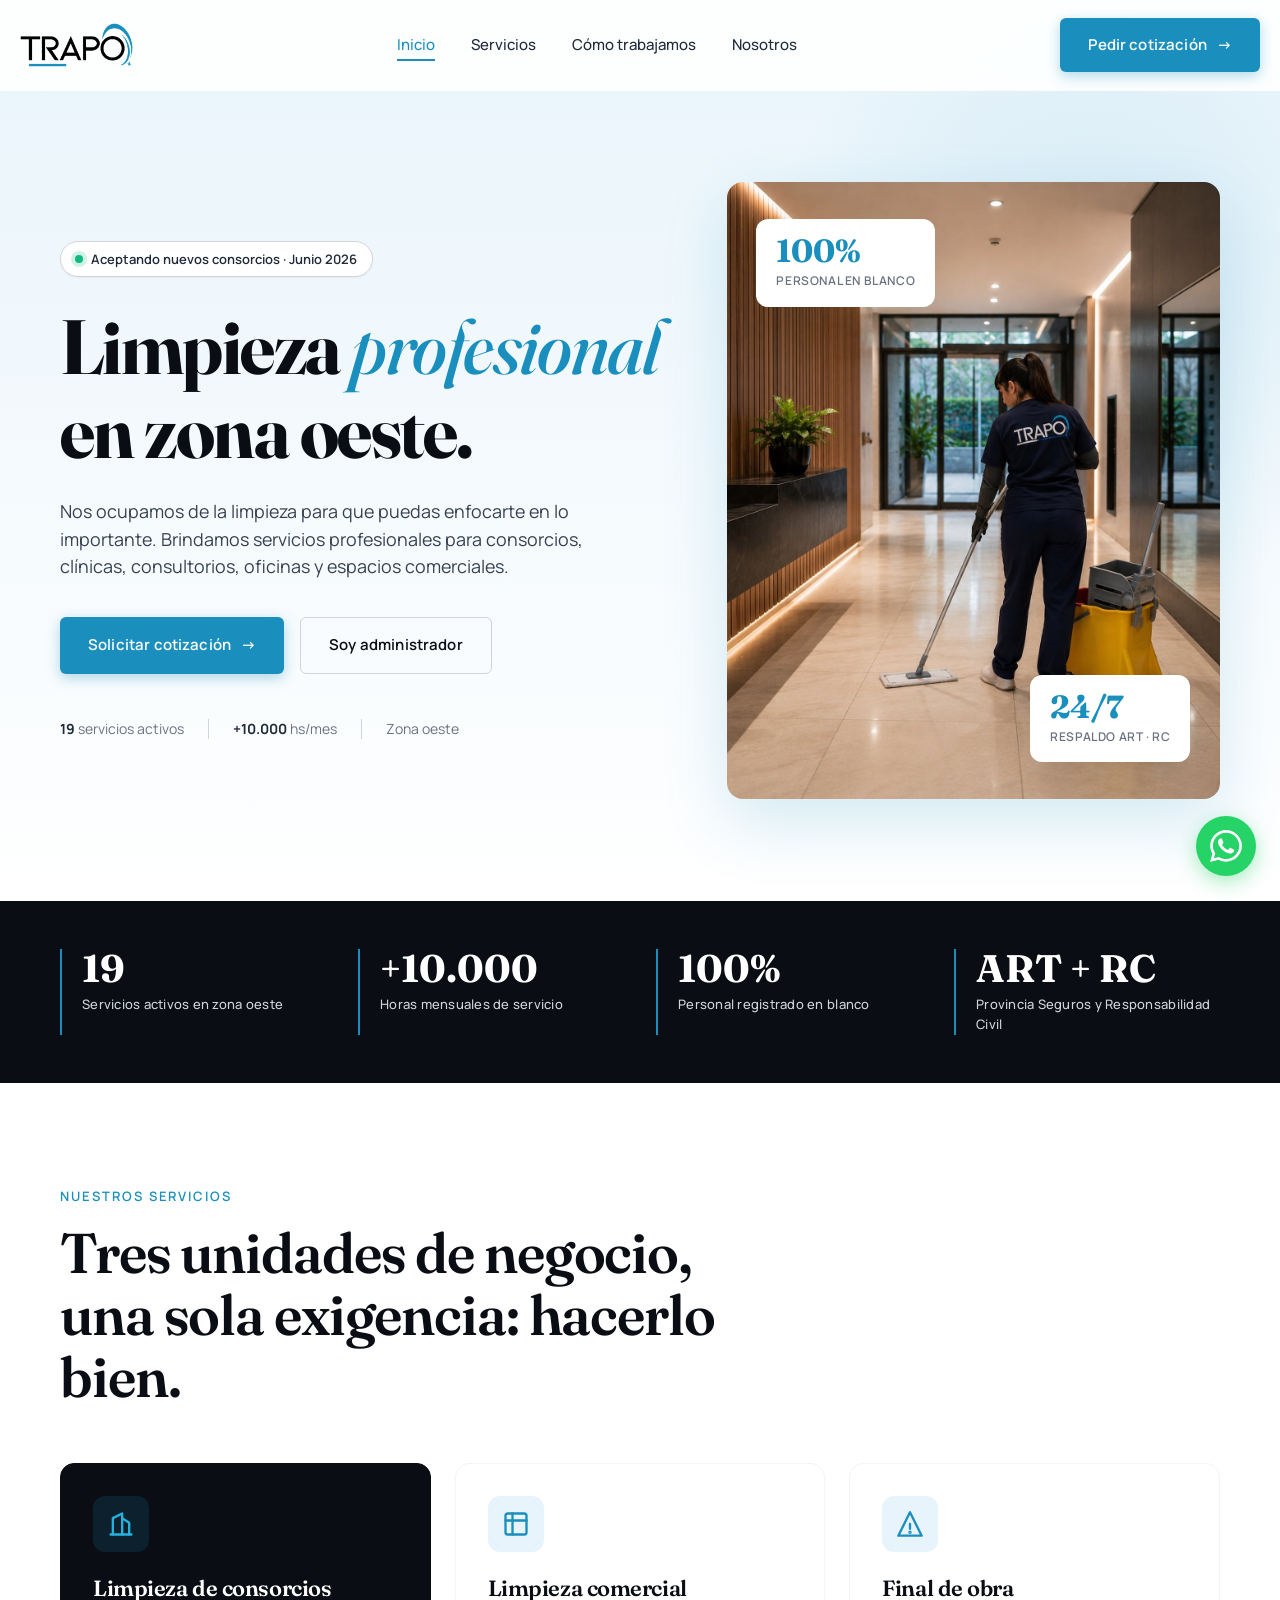
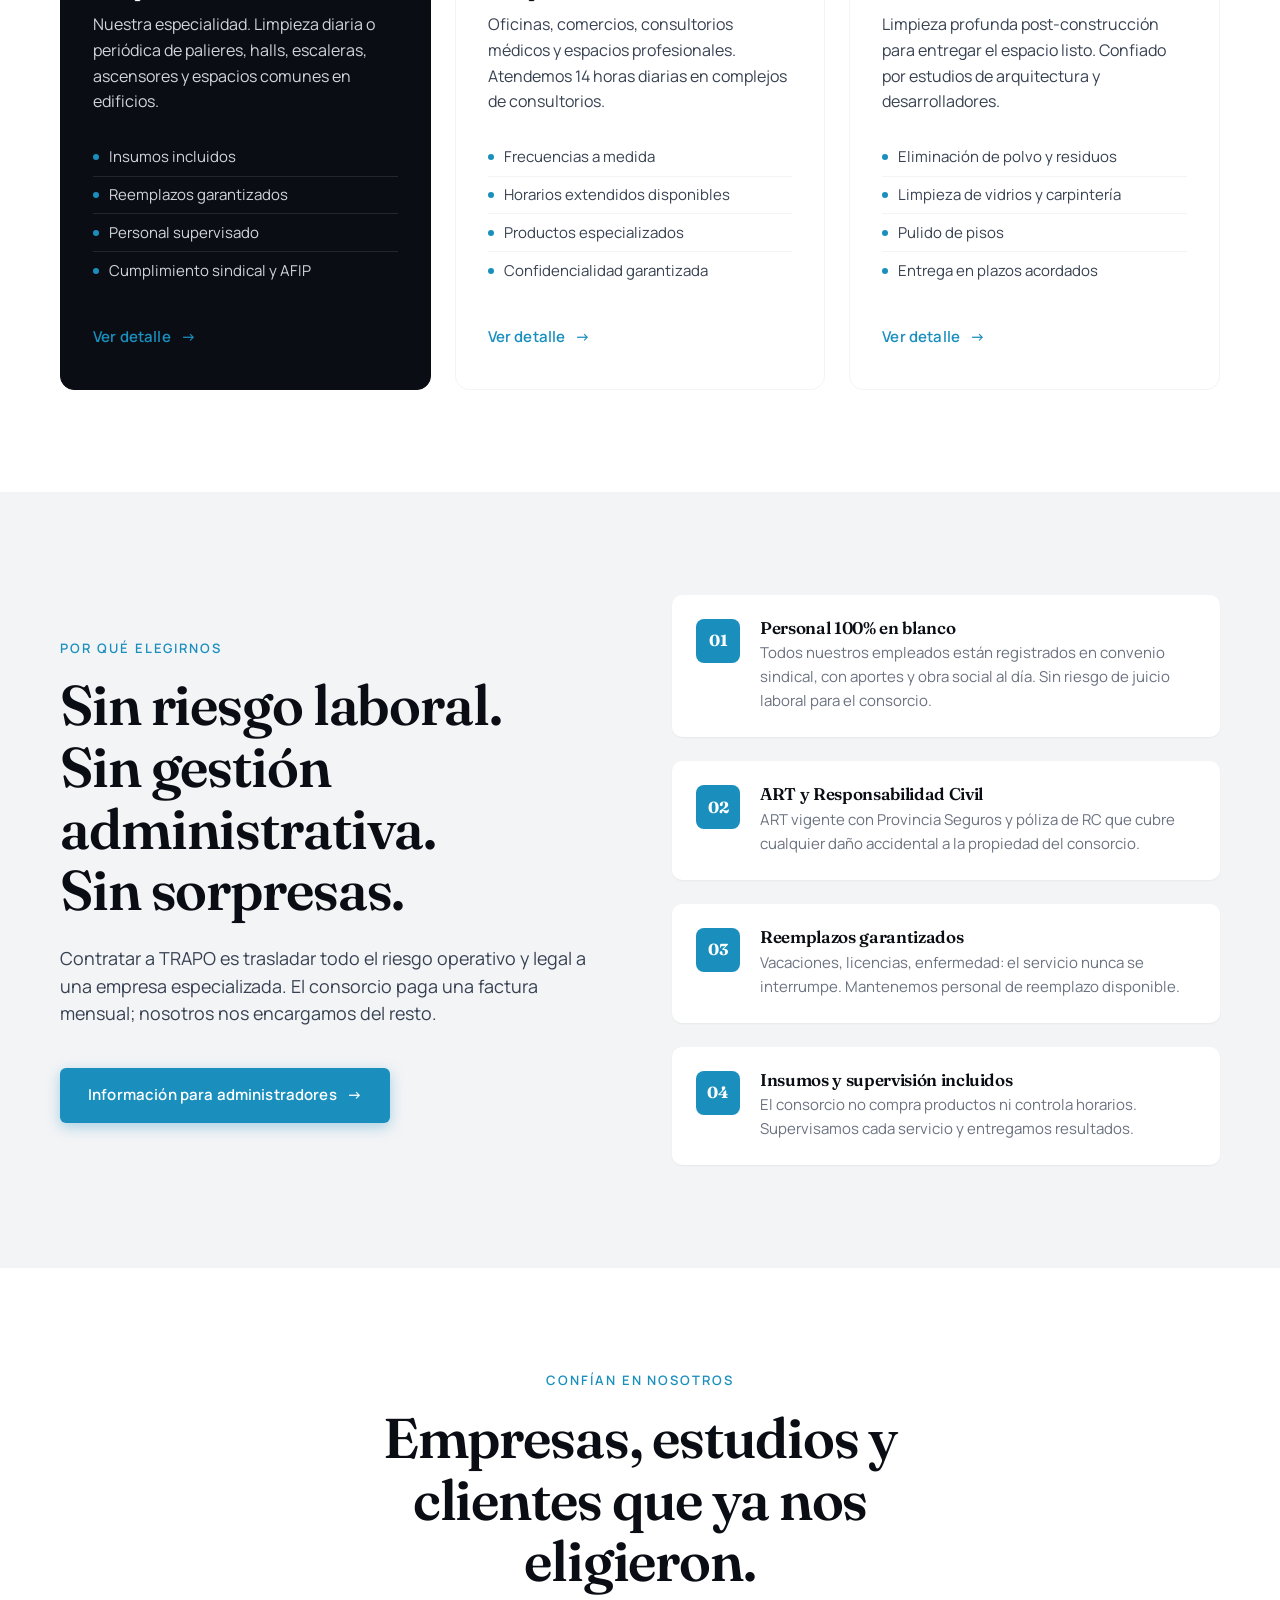
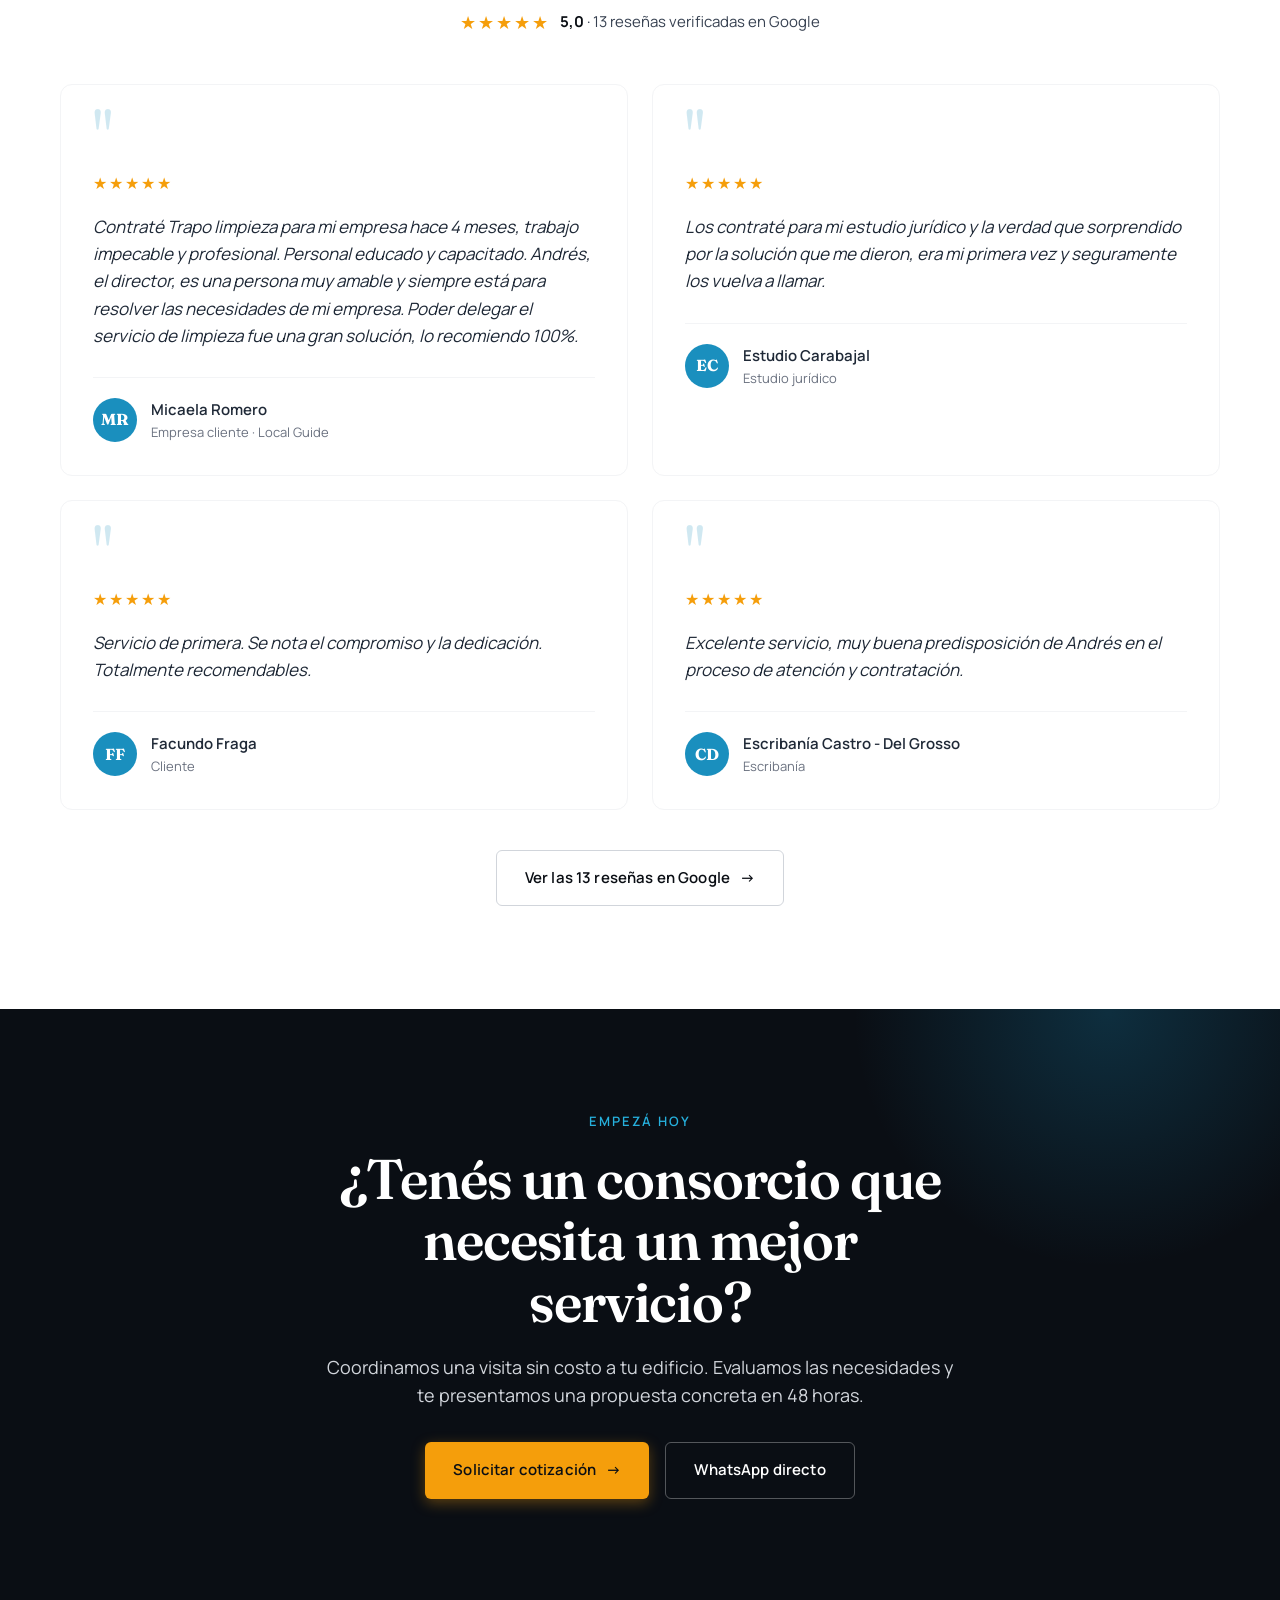
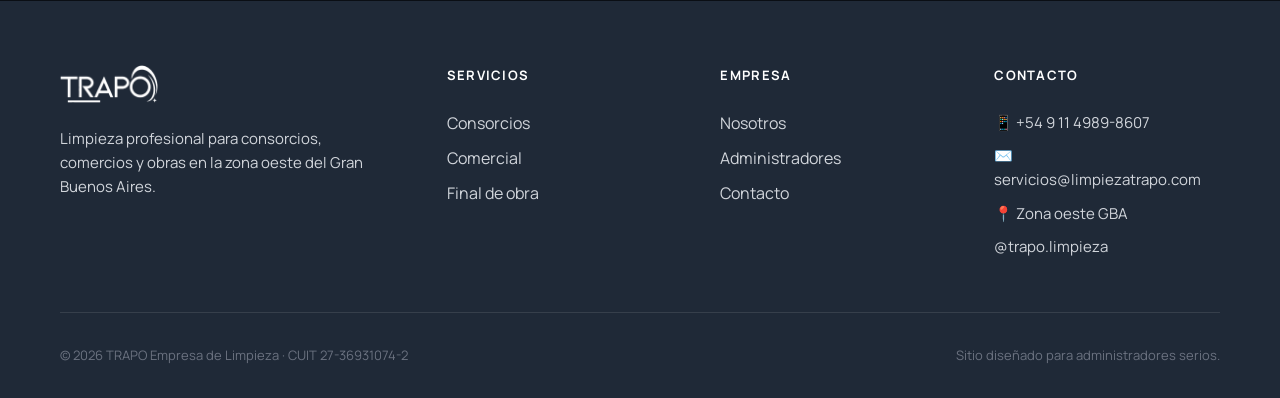
<file: index.html>
<!DOCTYPE html>
<html lang="es">
<head>
  <meta charset="UTF-8">
  <meta name="viewport" content="width=device-width, initial-scale=1.0">
  <title>TRAPO · Limpieza profesional para consorcios en zona oeste</title>
  <meta name="description" content="Empresa de limpieza especializada en consorcios. Personal en blanco, ART y seguro de Responsabilidad Civil. 19 servicios activos en zona oeste de Buenos Aires.">
  <meta property="og:title" content="TRAPO - Empresa de Limpieza">
  <meta property="og:description" content="Limpieza profesional para consorcios en zona oeste. Personal en blanco, ART y RC. Más de 10.000 horas mensuales de servicio.">
  <meta property="og:type" content="website">
  <link rel="icon" type="image/svg+xml" href="data:image/svg+xml,%3Csvg xmlns='http://www.w3.org/2000/svg' viewBox='0 0 100 100'%3E%3Crect width='100' height='100' rx='20' fill='%231A8FBE'/%3E%3Ctext x='50' y='68' font-family='Georgia' font-size='56' font-weight='bold' text-anchor='middle' fill='white'%3ET%3C/text%3E%3C/svg%3E">
  <link rel="stylesheet" href="css/style.css?v=5">
</head>
<body>

  <!-- HEADER -->
  <header class="site-header">
    <div class="container nav">
      <a href="index.html" class="logo" aria-label="TRAPO Empresa de Limpieza">
        <img src="images/logo-trapo.png?v=2" alt="TRAPO Empresa de Limpieza">
      </a>
      <ul class="nav-links">
        <li><a href="index.html" class="active">Inicio</a></li>
        <li><a href="servicios.html">Servicios</a></li>
        <li><a href="administradores.html">Cómo trabajamos</a></li>
        <li><a href="nosotros.html">Nosotros</a></li>
      </ul>
      <div class="nav-cta">
        <a href="contacto.html" class="btn btn-primary">Pedir cotización<span class="arrow">→</span></a>
      </div>
      <button class="mobile-toggle" aria-label="Menú">
        <span></span><span></span><span></span>
      </button>
    </div>
  </header>

  <!-- HERO -->
  <section class="hero">
    <div class="container hero-grid">
      <div class="hero-content reveal">
        <div class="hero-eyebrow">
          <span class="dot"></span>
          <span>Aceptando nuevos consorcios · Junio 2026</span>
        </div>
        <h1 class="h-display">
          Limpieza <em>profesional</em> en zona oeste.
        </h1>
        <p class="lead">
          Nos ocupamos de la limpieza para que puedas enfocarte en lo importante. Brindamos servicios profesionales para consorcios, clínicas, consultorios, oficinas y espacios comerciales.
        </p>
        <div class="hero-ctas">
          <a href="contacto.html" class="btn btn-primary">Solicitar cotización<span class="arrow">→</span></a>
          <a href="administradores.html" class="btn btn-outline">Soy administrador</a>
        </div>
        <div class="hero-trust">
          <div><strong>19</strong> servicios activos</div>
          <span class="divider"></span>
          <div><strong>+10.000</strong> hs/mes</div>
          <span class="divider"></span>
          <div>Zona oeste</div>
        </div>
      </div>

      <div class="hero-visual reveal reveal-delay-1">
        <img src="images/hero-home.jpg?v=3" alt="Personal de TRAPO realizando limpieza profesional en palier de consorcio">
        <div class="badge-stat badge-1">
          <div class="num">100%</div>
          <div class="lbl">Personal en blanco</div>
        </div>
        <div class="badge-stat badge-2">
          <div class="num">24/7</div>
          <div class="lbl">Respaldo ART · RC</div>
        </div>
      </div>
    </div>
  </section>

  <!-- TRUST STRIP -->
  <section class="trust-strip">
    <div class="container">
      <div class="trust-grid">
        <div class="trust-item reveal">
          <div class="num">19</div>
          <div class="lbl">Servicios activos en zona oeste</div>
        </div>
        <div class="trust-item reveal reveal-delay-1">
          <div class="num">+10.000</div>
          <div class="lbl">Horas mensuales de servicio</div>
        </div>
        <div class="trust-item reveal reveal-delay-2">
          <div class="num">100%</div>
          <div class="lbl">Personal registrado en blanco</div>
        </div>
        <div class="trust-item reveal reveal-delay-3">
          <div class="num">ART + RC</div>
          <div class="lbl">Provincia Seguros y Responsabilidad Civil</div>
        </div>
      </div>
    </div>
  </section>

  <!-- SERVICIOS -->
  <section id="servicios">
    <div class="container">
      <div style="max-width: 720px; margin-bottom: 1rem;" class="reveal">
        <div class="eyebrow">Nuestros servicios</div>
        <h2 class="h-1">Tres unidades de negocio, una sola exigencia: hacerlo bien.</h2>
      </div>

      <div class="services-grid">
        <div class="service-card featured reveal">
          <div class="service-icon">
            <svg width="28" height="28" viewBox="0 0 24 24" fill="none" stroke="currentColor" stroke-width="2" stroke-linecap="round" stroke-linejoin="round">
              <path d="M3 21h18"/><path d="M5 21V7l8-4v18"/><path d="M19 21V11l-6-4"/>
            </svg>
          </div>
          <h3>Limpieza de consorcios</h3>
          <p>Nuestra especialidad. Limpieza diaria o periódica de palieres, halls, escaleras, ascensores y espacios comunes en edificios.</p>
          <ul class="features">
            <li>Insumos incluidos</li>
            <li>Reemplazos garantizados</li>
            <li>Personal supervisado</li>
            <li>Cumplimiento sindical y AFIP</li>
          </ul>
          <a href="servicios.html#consorcios" class="btn btn-ghost">Ver detalle<span class="arrow">→</span></a>
        </div>

        <div class="service-card reveal reveal-delay-1">
          <div class="service-icon">
            <svg width="28" height="28" viewBox="0 0 24 24" fill="none" stroke="currentColor" stroke-width="2" stroke-linecap="round" stroke-linejoin="round">
              <rect x="3" y="3" width="18" height="18" rx="2"/><path d="M9 3v18M3 9h18"/>
            </svg>
          </div>
          <h3>Limpieza comercial</h3>
          <p>Oficinas, comercios, consultorios médicos y espacios profesionales. Atendemos 14 horas diarias en complejos de consultorios.</p>
          <ul class="features">
            <li>Frecuencias a medida</li>
            <li>Horarios extendidos disponibles</li>
            <li>Productos especializados</li>
            <li>Confidencialidad garantizada</li>
          </ul>
          <a href="servicios.html#comercial" class="btn btn-ghost">Ver detalle<span class="arrow">→</span></a>
        </div>

        <div class="service-card reveal reveal-delay-2">
          <div class="service-icon">
            <svg width="28" height="28" viewBox="0 0 24 24" fill="none" stroke="currentColor" stroke-width="2" stroke-linecap="round" stroke-linejoin="round">
              <path d="M2 22L12 2l10 20H2z"/><path d="M12 16v-4"/><circle cx="12" cy="19" r="0.5" fill="currentColor"/>
            </svg>
          </div>
          <h3>Final de obra</h3>
          <p>Limpieza profunda post-construcción para entregar el espacio listo. Confiado por estudios de arquitectura y desarrolladores.</p>
          <ul class="features">
            <li>Eliminación de polvo y residuos</li>
            <li>Limpieza de vidrios y carpintería</li>
            <li>Pulido de pisos</li>
            <li>Entrega en plazos acordados</li>
          </ul>
          <a href="servicios.html#obra" class="btn btn-ghost">Ver detalle<span class="arrow">→</span></a>
        </div>
      </div>
    </div>
  </section>

  <!-- POR QUE TRAPO -->
  <section class="why-section">
    <div class="container why-grid">
      <div class="why-content reveal">
        <div class="eyebrow">Por qué elegirnos</div>
        <h2 class="h-1">Sin riesgo laboral.<br>Sin gestión<br>administrativa.<br>Sin sorpresas.</h2>
        <p class="lead">
          Contratar a TRAPO es trasladar todo el riesgo operativo y legal a una empresa especializada. El consorcio paga una factura mensual; nosotros nos encargamos del resto.
        </p>
        <a href="administradores.html" class="btn btn-primary">Información para administradores<span class="arrow">→</span></a>
      </div>

      <div class="why-list">
        <div class="why-item reveal">
          <div class="ic">01</div>
          <div>
            <h4>Personal 100% en blanco</h4>
            <p>Todos nuestros empleados están registrados en convenio sindical, con aportes y obra social al día. Sin riesgo de juicio laboral para el consorcio.</p>
          </div>
        </div>
        <div class="why-item reveal reveal-delay-1">
          <div class="ic">02</div>
          <div>
            <h4>ART y Responsabilidad Civil</h4>
            <p>ART vigente con Provincia Seguros y póliza de RC que cubre cualquier daño accidental a la propiedad del consorcio.</p>
          </div>
        </div>
        <div class="why-item reveal reveal-delay-2">
          <div class="ic">03</div>
          <div>
            <h4>Reemplazos garantizados</h4>
            <p>Vacaciones, licencias, enfermedad: el servicio nunca se interrumpe. Mantenemos personal de reemplazo disponible.</p>
          </div>
        </div>
        <div class="why-item reveal reveal-delay-3">
          <div class="ic">04</div>
          <div>
            <h4>Insumos y supervisión incluidos</h4>
            <p>El consorcio no compra productos ni controla horarios. Supervisamos cada servicio y entregamos resultados.</p>
          </div>
        </div>
      </div>
    </div>
  </section>

  <!-- REFERENCIAS -->
  <section id="referencias">
    <div class="container">
      <div style="text-align: center; max-width: 680px; margin: 0 auto;" class="reveal">
        <div class="eyebrow">Confían en nosotros</div>
        <h2 class="h-1">Empresas, estudios y clientes que ya nos eligieron.</h2>
        <div class="reviews-rating">
          <span class="stars-lg">★★★★★</span>
          <span><strong>5,0</strong> · 13 reseñas verificadas en Google</span>
        </div>
      </div>

      <div class="references-grid">
        <div class="reference-card reveal">
          <div class="quote-mark">"</div>
          <div class="stars">★★★★★</div>
          <blockquote>
            Contraté Trapo limpieza para mi empresa hace 4 meses, trabajo impecable y profesional. Personal educado y capacitado. Andrés, el director, es una persona muy amable y siempre está para resolver las necesidades de mi empresa. Poder delegar el servicio de limpieza fue una gran solución, lo recomiendo 100%.
          </blockquote>
          <div class="reference-author">
            <div class="avatar">MR</div>
            <div>
              <div class="name">Micaela Romero</div>
              <div class="role">Empresa cliente · Local Guide</div>
            </div>
          </div>
        </div>

        <div class="reference-card reveal reveal-delay-1">
          <div class="quote-mark">"</div>
          <div class="stars">★★★★★</div>
          <blockquote>
            Los contraté para mi estudio jurídico y la verdad que sorprendido por la solución que me dieron, era mi primera vez y seguramente los vuelva a llamar.
          </blockquote>
          <div class="reference-author">
            <div class="avatar">EC</div>
            <div>
              <div class="name">Estudio Carabajal</div>
              <div class="role">Estudio jurídico</div>
            </div>
          </div>
        </div>

        <div class="reference-card reveal reveal-delay-2">
          <div class="quote-mark">"</div>
          <div class="stars">★★★★★</div>
          <blockquote>
            Servicio de primera. Se nota el compromiso y la dedicación. Totalmente recomendables.
          </blockquote>
          <div class="reference-author">
            <div class="avatar">FF</div>
            <div>
              <div class="name">Facundo Fraga</div>
              <div class="role">Cliente</div>
            </div>
          </div>
        </div>

        <div class="reference-card reveal reveal-delay-3">
          <div class="quote-mark">"</div>
          <div class="stars">★★★★★</div>
          <blockquote>
            Excelente servicio, muy buena predisposición de Andrés en el proceso de atención y contratación.
          </blockquote>
          <div class="reference-author">
            <div class="avatar">CD</div>
            <div>
              <div class="name">Escribanía Castro - Del Grosso</div>
              <div class="role">Escribanía</div>
            </div>
          </div>
        </div>
      </div>

      <div class="references-cta reveal">
        <a href="https://www.google.com/maps?cid=11023907679893894284" target="_blank" rel="noopener" class="btn btn-outline">Ver las 13 reseñas en Google<span class="arrow">→</span></a>
      </div>
    </div>
  </section>

  <!-- CTA FINAL -->
  <section class="cta-section">
    <div class="container cta-content reveal">
      <div class="eyebrow" style="color: var(--trapo-cyan)">Empezá hoy</div>
      <h2 class="h-1">¿Tenés un consorcio que necesita un mejor servicio?</h2>
      <p>Coordinamos una visita sin costo a tu edificio. Evaluamos las necesidades y te presentamos una propuesta concreta en 48 horas.</p>
      <div class="cta-buttons">
        <a href="contacto.html" class="btn btn-accent">Solicitar cotización<span class="arrow">→</span></a>
        <a href="https://wa.me/5491149898607" class="btn btn-outline" style="color: white; border-color: rgba(255,255,255,0.3);">WhatsApp directo</a>
      </div>
    </div>
  </section>

  <!-- FOOTER -->
  <footer class="footer">
    <div class="container">
      <div class="footer-grid">
        <div class="footer-brand">
          <a href="index.html" class="logo" aria-label="TRAPO Empresa de Limpieza">
            <img src="images/logo-trapo.png?v=2" alt="TRAPO Empresa de Limpieza">
          </a>
          <p>Limpieza profesional para consorcios, comercios y obras en la zona oeste del Gran Buenos Aires.</p>
        </div>
        <div>
          <h5>Servicios</h5>
          <ul>
            <li><a href="servicios.html#consorcios">Consorcios</a></li>
            <li><a href="servicios.html#comercial">Comercial</a></li>
            <li><a href="servicios.html#obra">Final de obra</a></li>
          </ul>
        </div>
        <div>
          <h5>Empresa</h5>
          <ul>
            <li><a href="nosotros.html">Nosotros</a></li>
            <li><a href="administradores.html">Administradores</a></li>
            <li><a href="contacto.html">Contacto</a></li>
          </ul>
        </div>
        <div>
          <h5>Contacto</h5>
          <ul class="footer-contact">
            <li>📱 +54 9 11 4989-8607</li>
            <li>✉️ servicios@limpiezatrapo.com</li>
            <li>📍 Zona oeste GBA</li>
            <li><a href="https://instagram.com/trapo.limpieza" target="_blank">@trapo.limpieza</a></li>
          </ul>
        </div>
      </div>
      <div class="footer-bottom">
        <div>© 2026 TRAPO Empresa de Limpieza · CUIT 27-36931074-2</div>
        <div>Sitio diseñado para administradores serios.</div>
      </div>
    </div>
  </footer>

  <script src="js/main.js?v=2"></script>
  <!-- BOTON FLOTANTE WHATSAPP -->
  <a href="https://wa.me/5491149898607?text=Hola%20TRAPO,%20quer%C3%ADa%20consultarles%20sobre%20sus%20servicios%20de%20limpieza" class="wa-float" target="_blank" aria-label="Contactar por WhatsApp">
    <span class="wa-float-label">¿Hablamos por WhatsApp?</span>
    <div class="wa-float-btn">
      <svg viewBox="0 0 24 24" fill="currentColor"><path d="M.057 24l1.687-6.163c-1.041-1.804-1.588-3.849-1.587-5.946.003-6.556 5.338-11.891 11.893-11.891 3.181.001 6.167 1.24 8.413 3.488 2.245 2.248 3.481 5.236 3.48 8.414-.003 6.557-5.338 11.892-11.893 11.892-1.99-.001-3.951-.5-5.688-1.448l-6.305 1.654zm6.597-3.807c1.676.995 3.276 1.591 5.392 1.592 5.448 0 9.886-4.434 9.889-9.885.002-5.462-4.415-9.89-9.881-9.892-5.452 0-9.887 4.434-9.889 9.884-.001 2.225.651 3.891 1.746 5.634l-.999 3.648 3.742-.981zm11.387-5.464c-.074-.124-.272-.198-.57-.347-.297-.149-1.758-.868-2.031-.967-.272-.099-.47-.149-.669.149-.198.297-.768.967-.941 1.165-.173.198-.347.223-.644.074-.297-.149-1.255-.462-2.39-1.475-.883-.788-1.48-1.761-1.653-2.059-.173-.297-.018-.458.13-.606.134-.133.297-.347.446-.521.151-.172.2-.296.3-.495.099-.198.05-.372-.025-.521-.075-.148-.669-1.611-.916-2.206-.242-.579-.487-.501-.669-.51l-.57-.01c-.198 0-.52.074-.792.372s-1.04 1.016-1.04 2.479 1.065 2.876 1.213 3.074c.149.198 2.095 3.2 5.076 4.487.709.306 1.263.489 1.694.626.712.226 1.36.194 1.872.118.571-.085 1.758-.719 2.006-1.413.248-.695.248-1.29.173-1.414z"/></svg>
    </div>
  </a>
</body>
</html>
</file>
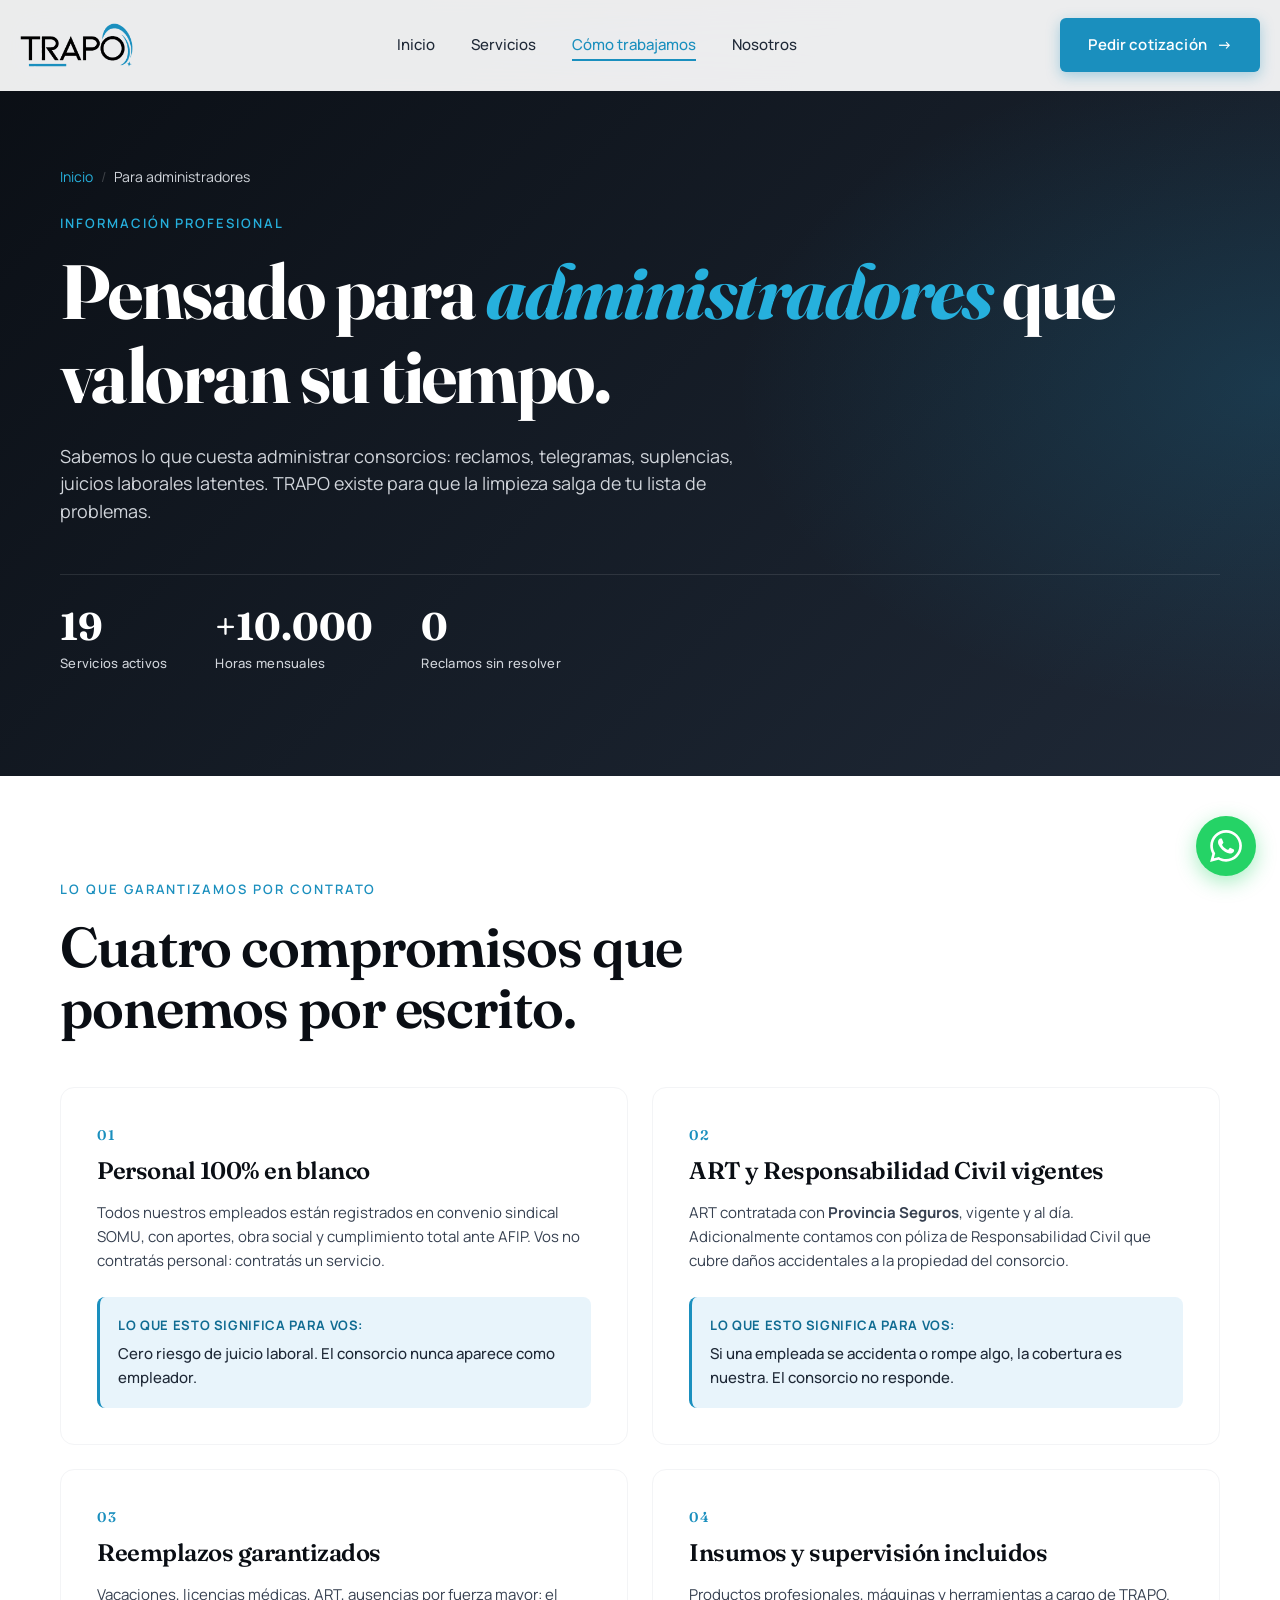
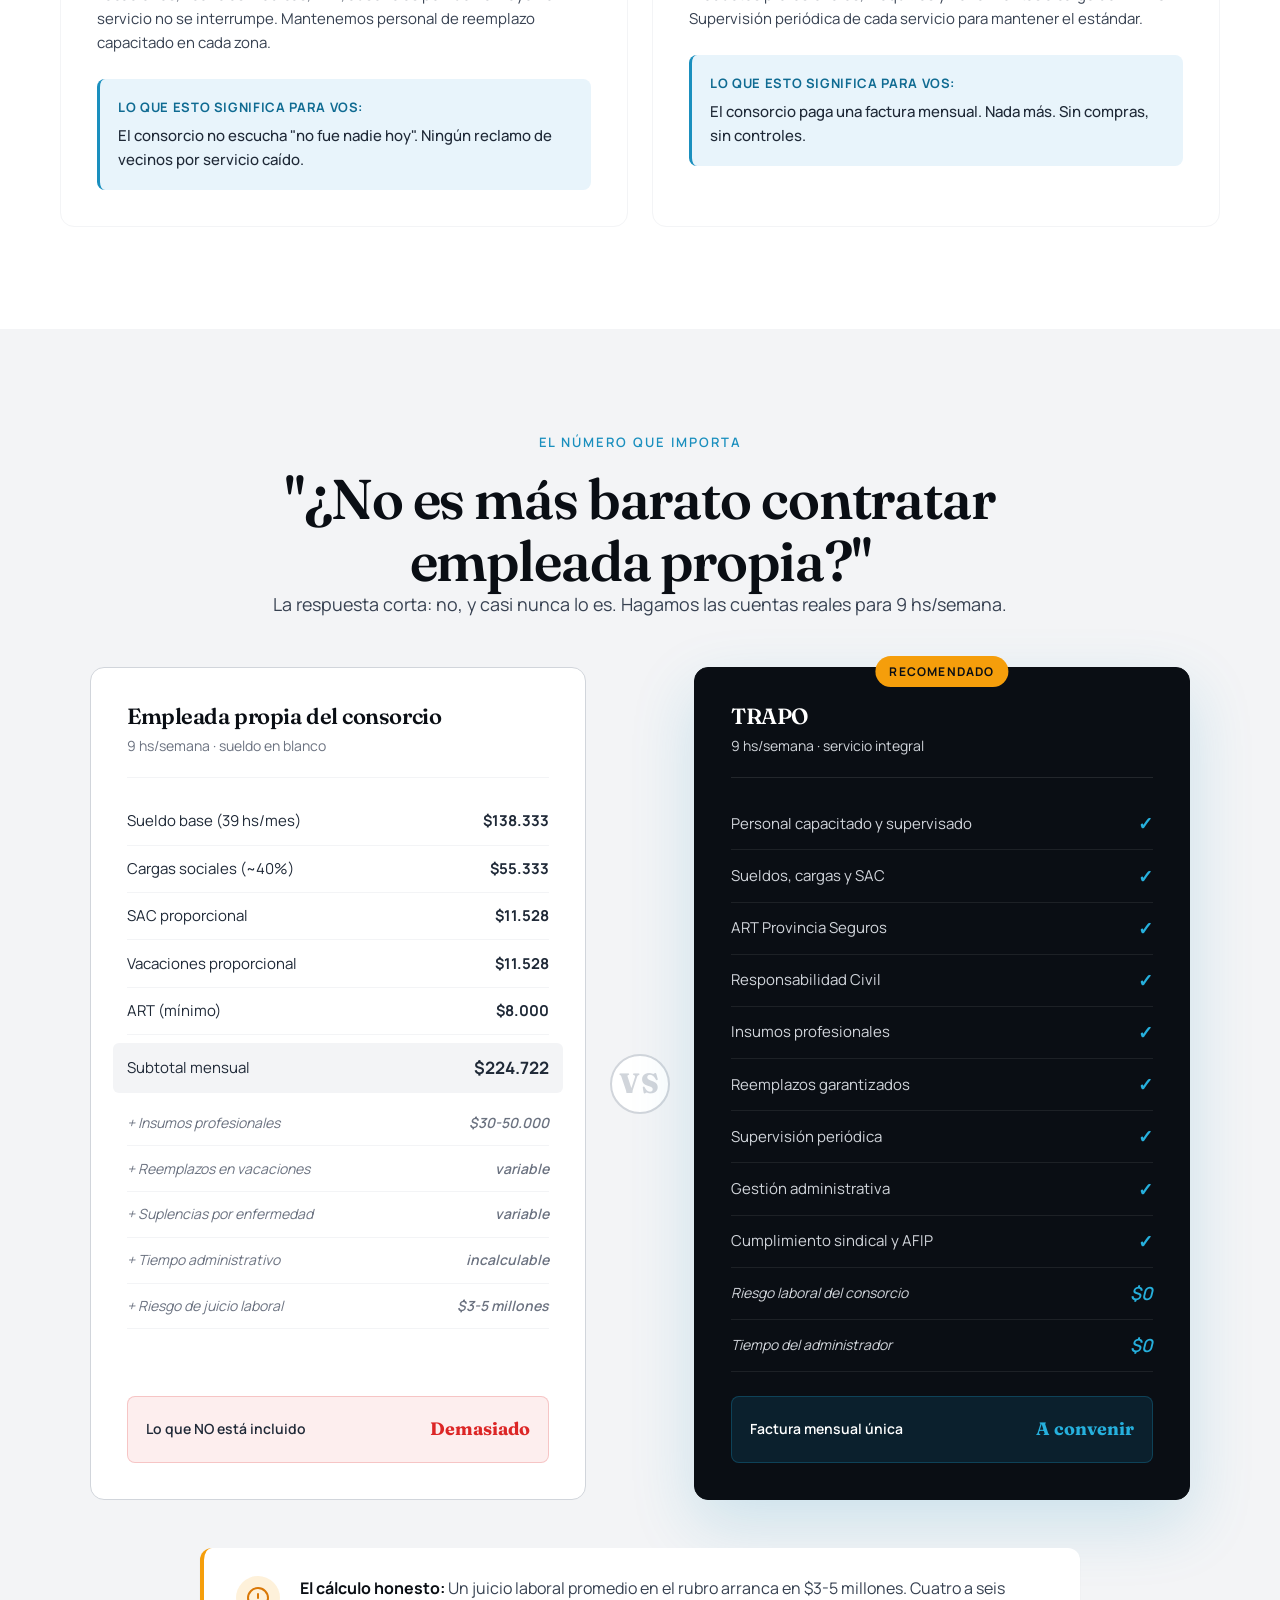
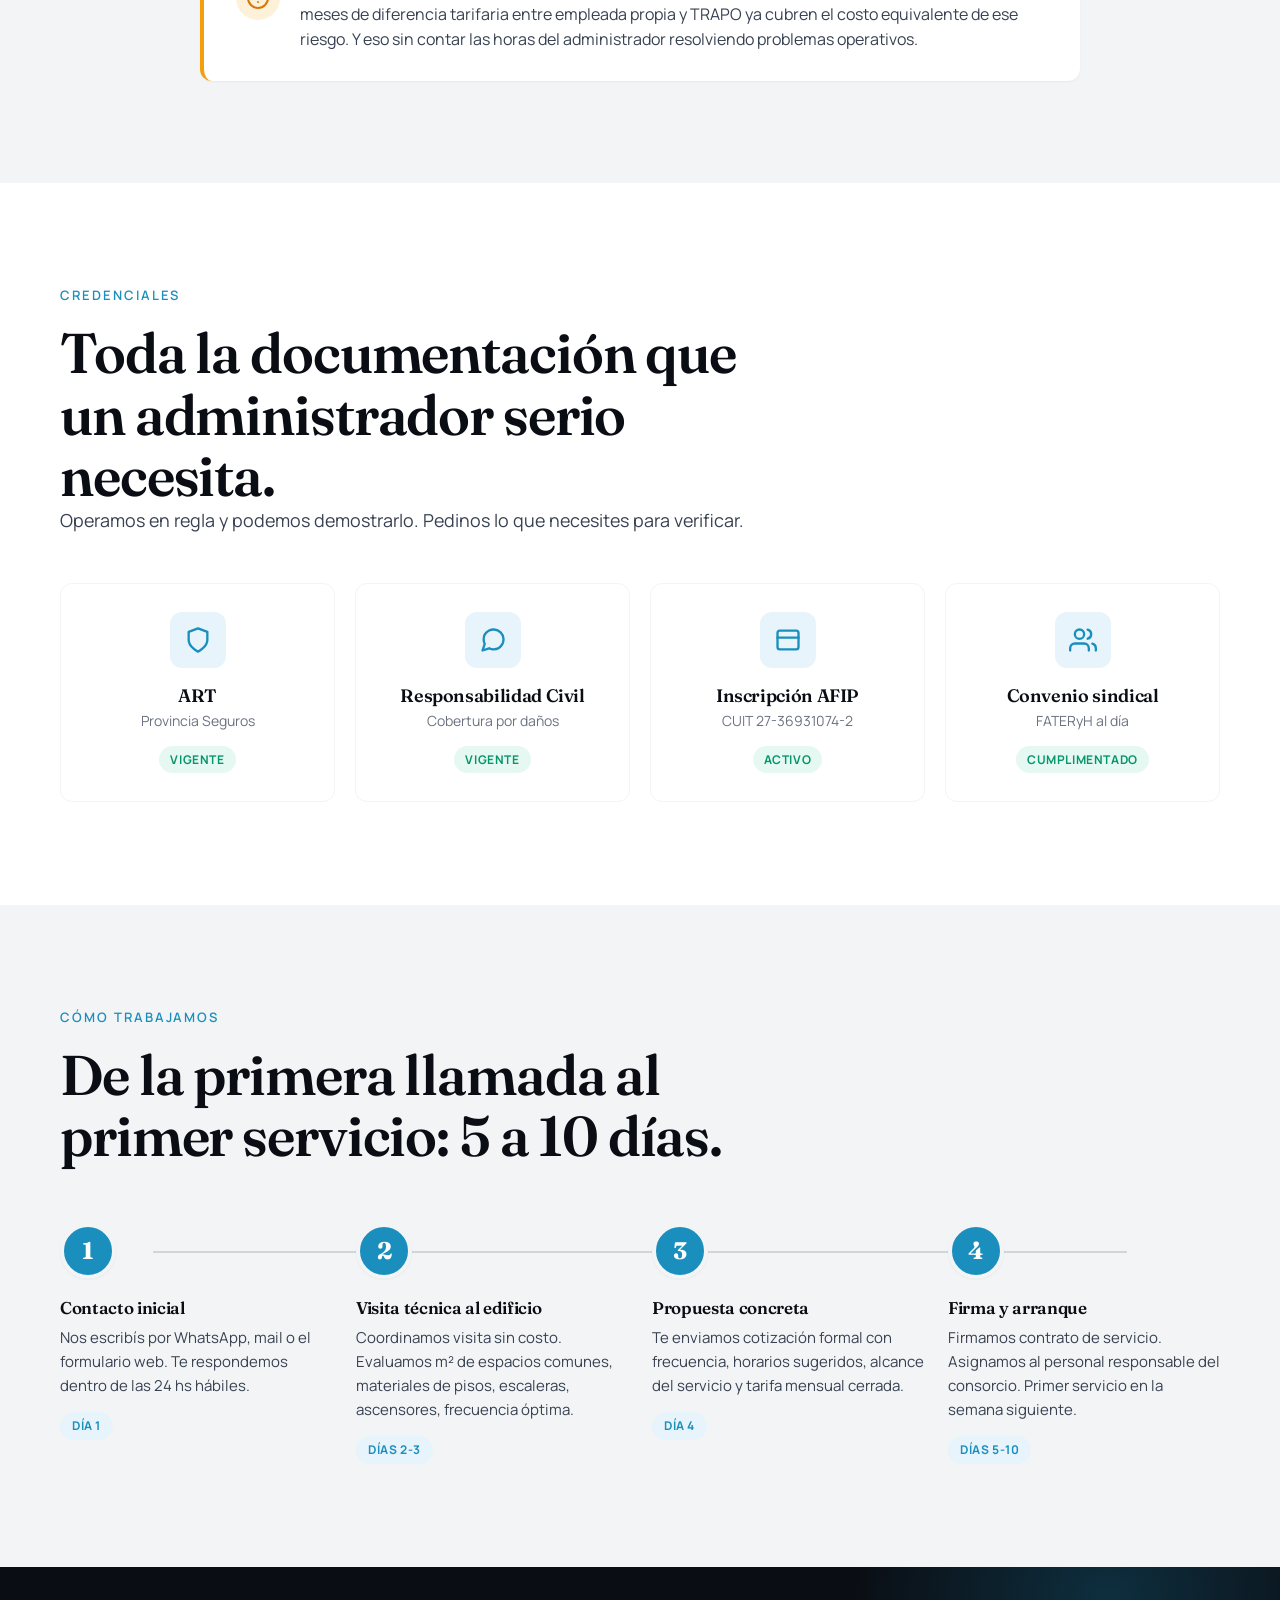
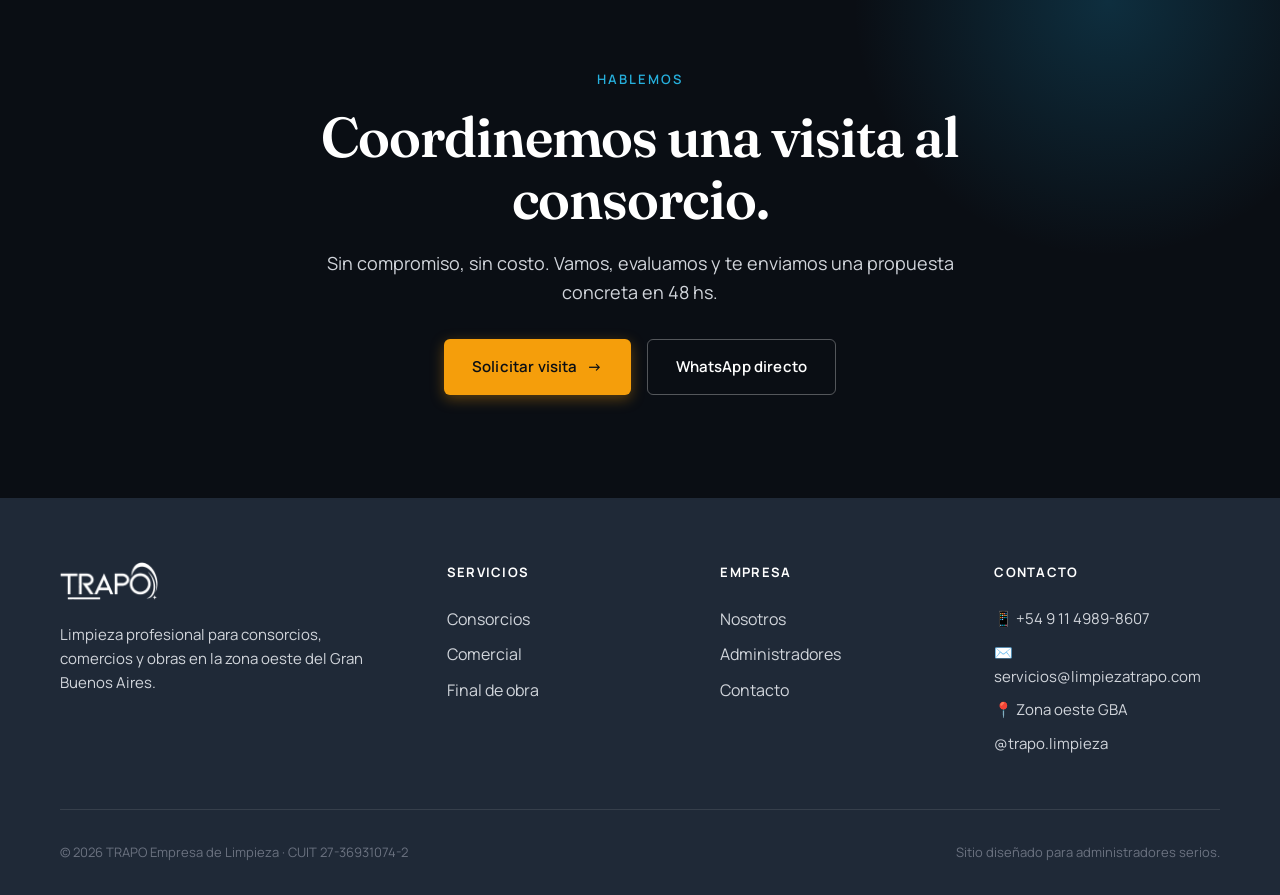
<file: administradores.html>
<!DOCTYPE html>
<html lang="es">
<head>
  <meta charset="UTF-8">
  <meta name="viewport" content="width=device-width, initial-scale=1.0">
  <title>Para Administradores · TRAPO Empresa de Limpieza</title>
  <meta name="description" content="Información para administradores de consorcios. Personal en blanco, ART, RC, reemplazos garantizados. Por qué TRAPO es la decisión más rentable para tu consorcio.">
  <link rel="icon" type="image/svg+xml" href="data:image/svg+xml,%3Csvg xmlns='http://www.w3.org/2000/svg' viewBox='0 0 100 100'%3E%3Crect width='100' height='100' rx='20' fill='%231A8FBE'/%3E%3Ctext x='50' y='68' font-family='Georgia' font-size='56' font-weight='bold' text-anchor='middle' fill='white'%3ET%3C/text%3E%3C/svg%3E">
  <link rel="stylesheet" href="css/style.css?v=5">
  <link rel="stylesheet" href="css/admin.css?v=2">
</head>
<body>

  <!-- HEADER -->
  <header class="site-header">
    <div class="container nav">
      <a href="index.html" class="logo" aria-label="TRAPO Empresa de Limpieza">
        <img src="images/logo-trapo.png?v=2" alt="TRAPO Empresa de Limpieza">
      </a>
      <ul class="nav-links">
        <li><a href="index.html">Inicio</a></li>
        <li><a href="servicios.html">Servicios</a></li>
        <li><a href="administradores.html" class="active">Cómo trabajamos</a></li>
        <li><a href="nosotros.html">Nosotros</a></li>
      </ul>
      <div class="nav-cta">
        <a href="contacto.html" class="btn btn-primary">Pedir cotización<span class="arrow">→</span></a>
      </div>
      <button class="mobile-toggle" aria-label="Menú">
        <span></span><span></span><span></span>
      </button>
    </div>
  </header>

  <!-- PAGE HERO -->
  <section class="page-hero admin-hero">
    <div class="container">
      <div class="breadcrumb">
        <a href="index.html">Inicio</a>
        <span class="sep">/</span>
        <span>Para administradores</span>
      </div>
      <div class="admin-hero-grid">
        <div class="reveal">
          <div class="eyebrow">Información profesional</div>
          <h1 class="h-display">Pensado para <em>administradores</em> que valoran su tiempo.</h1>
          <p class="lead">
            Sabemos lo que cuesta administrar consorcios: reclamos, telegramas, suplencias, juicios laborales latentes. TRAPO existe para que la limpieza salga de tu lista de problemas.
          </p>
          <div class="admin-hero-stats">
            <div><strong>19</strong><span>Servicios activos</span></div>
            <div><strong>+10.000</strong><span>Horas mensuales</span></div>
            <div><strong>0</strong><span>Reclamos sin resolver</span></div>
          </div>
        </div>
      </div>
    </div>
  </section>

  <!-- SECCIÓN: 4 COMPROMISOS -->
  <section class="commitments">
    <div class="container">
      <div style="max-width: 720px; margin-bottom: 3rem;" class="reveal">
        <div class="eyebrow">Lo que garantizamos por contrato</div>
        <h2 class="h-1">Cuatro compromisos que ponemos por escrito.</h2>
      </div>

      <div class="commitments-grid">
        <div class="commitment reveal">
          <div class="commitment-num">01</div>
          <h3>Personal 100% en blanco</h3>
          <p>Todos nuestros empleados están registrados en convenio sindical SOMU, con aportes, obra social y cumplimiento total ante AFIP. Vos no contratás personal: contratás un servicio.</p>
          <div class="commitment-implication">
            <strong>Lo que esto significa para vos:</strong>
            <p>Cero riesgo de juicio laboral. El consorcio nunca aparece como empleador.</p>
          </div>
        </div>

        <div class="commitment reveal reveal-delay-1">
          <div class="commitment-num">02</div>
          <h3>ART y Responsabilidad Civil vigentes</h3>
          <p>ART contratada con <strong>Provincia Seguros</strong>, vigente y al día. Adicionalmente contamos con póliza de Responsabilidad Civil que cubre daños accidentales a la propiedad del consorcio.</p>
          <div class="commitment-implication">
            <strong>Lo que esto significa para vos:</strong>
            <p>Si una empleada se accidenta o rompe algo, la cobertura es nuestra. El consorcio no responde.</p>
          </div>
        </div>

        <div class="commitment reveal reveal-delay-2">
          <div class="commitment-num">03</div>
          <h3>Reemplazos garantizados</h3>
          <p>Vacaciones, licencias médicas, ART, ausencias por fuerza mayor: el servicio no se interrumpe. Mantenemos personal de reemplazo capacitado en cada zona.</p>
          <div class="commitment-implication">
            <strong>Lo que esto significa para vos:</strong>
            <p>El consorcio no escucha "no fue nadie hoy". Ningún reclamo de vecinos por servicio caído.</p>
          </div>
        </div>

        <div class="commitment reveal reveal-delay-3">
          <div class="commitment-num">04</div>
          <h3>Insumos y supervisión incluidos</h3>
          <p>Productos profesionales, máquinas y herramientas a cargo de TRAPO. Supervisión periódica de cada servicio para mantener el estándar.</p>
          <div class="commitment-implication">
            <strong>Lo que esto significa para vos:</strong>
            <p>El consorcio paga una factura mensual. Nada más. Sin compras, sin controles.</p>
          </div>
        </div>
      </div>
    </div>
  </section>

  <!-- COMPARATIVA: contratación propia vs TRAPO -->
  <section class="comparison-section">
    <div class="container">
      <div style="text-align: center; max-width: 760px; margin: 0 auto 3rem;" class="reveal">
        <div class="eyebrow">El número que importa</div>
        <h2 class="h-1">"¿No es más barato contratar empleada propia?"</h2>
        <p class="lead">La respuesta corta: no, y casi nunca lo es. Hagamos las cuentas reales para 9 hs/semana.</p>
      </div>

      <div class="comparison-table reveal">
        <div class="comparison-col">
          <div class="comparison-header">
            <h3>Empleada propia del consorcio</h3>
            <p class="comparison-subtitle">9 hs/semana · sueldo en blanco</p>
          </div>
          <ul class="comparison-list">
            <li><span>Sueldo base (39 hs/mes)</span><strong>$138.333</strong></li>
            <li><span>Cargas sociales (~40%)</span><strong>$55.333</strong></li>
            <li><span>SAC proporcional</span><strong>$11.528</strong></li>
            <li><span>Vacaciones proporcional</span><strong>$11.528</strong></li>
            <li><span>ART (mínimo)</span><strong>$8.000</strong></li>
            <li class="sub"><span>Subtotal mensual</span><strong>$224.722</strong></li>
            <li class="hidden-costs"><span>+ Insumos profesionales</span><strong>$30-50.000</strong></li>
            <li class="hidden-costs"><span>+ Reemplazos en vacaciones</span><strong>variable</strong></li>
            <li class="hidden-costs"><span>+ Suplencias por enfermedad</span><strong>variable</strong></li>
            <li class="hidden-costs"><span>+ Tiempo administrativo</span><strong>incalculable</strong></li>
            <li class="hidden-costs"><span>+ Riesgo de juicio laboral</span><strong>$3-5 millones</strong></li>
          </ul>
          <div class="comparison-footer warning">
            <span class="comp-label">Lo que NO está incluido</span>
            <span class="comp-value">Demasiado</span>
          </div>
        </div>

        <div class="comparison-vs">VS</div>

        <div class="comparison-col featured">
          <div class="comparison-header">
            <h3>TRAPO</h3>
            <p class="comparison-subtitle">9 hs/semana · servicio integral</p>
          </div>
          <ul class="comparison-list">
            <li><span>Personal capacitado y supervisado</span><strong>✓</strong></li>
            <li><span>Sueldos, cargas y SAC</span><strong>✓</strong></li>
            <li><span>ART Provincia Seguros</span><strong>✓</strong></li>
            <li><span>Responsabilidad Civil</span><strong>✓</strong></li>
            <li><span>Insumos profesionales</span><strong>✓</strong></li>
            <li><span>Reemplazos garantizados</span><strong>✓</strong></li>
            <li><span>Supervisión periódica</span><strong>✓</strong></li>
            <li><span>Gestión administrativa</span><strong>✓</strong></li>
            <li><span>Cumplimiento sindical y AFIP</span><strong>✓</strong></li>
            <li class="hidden-costs"><span>Riesgo laboral del consorcio</span><strong>$0</strong></li>
            <li class="hidden-costs"><span>Tiempo del administrador</span><strong>$0</strong></li>
          </ul>
          <div class="comparison-footer success">
            <span class="comp-label">Factura mensual única</span>
            <span class="comp-value">A convenir</span>
          </div>
        </div>
      </div>

      <div class="comparison-insight reveal">
        <div class="insight-icon">
          <svg width="24" height="24" viewBox="0 0 24 24" fill="none" stroke="currentColor" stroke-width="2" stroke-linecap="round" stroke-linejoin="round">
            <circle cx="12" cy="12" r="10"/>
            <line x1="12" y1="8" x2="12" y2="12"/>
            <line x1="12" y1="16" x2="12.01" y2="16"/>
          </svg>
        </div>
        <div>
          <p><strong>El cálculo honesto:</strong> Un juicio laboral promedio en el rubro arranca en $3-5 millones. Cuatro a seis meses de diferencia tarifaria entre empleada propia y TRAPO ya cubren el costo equivalente de ese riesgo. Y eso sin contar las horas del administrador resolviendo problemas operativos.</p>
        </div>
      </div>
    </div>
  </section>

  <!-- CREDENCIALES LEGALES -->
  <section class="credentials">
    <div class="container">
      <div style="max-width: 720px; margin-bottom: 3rem;" class="reveal">
        <div class="eyebrow">Credenciales</div>
        <h2 class="h-1">Toda la documentación que un administrador serio necesita.</h2>
        <p class="lead">Operamos en regla y podemos demostrarlo. Pedinos lo que necesites para verificar.</p>
      </div>

      <div class="credentials-grid">
        <div class="cred-card reveal">
          <div class="cred-icon">
            <svg width="28" height="28" viewBox="0 0 24 24" fill="none" stroke="currentColor" stroke-width="2" stroke-linecap="round" stroke-linejoin="round">
              <path d="M12 22s8-4 8-10V5l-8-3-8 3v7c0 6 8 10 8 10z"/>
            </svg>
          </div>
          <h4>ART</h4>
          <p>Provincia Seguros</p>
          <span class="cred-status">Vigente</span>
        </div>

        <div class="cred-card reveal reveal-delay-1">
          <div class="cred-icon">
            <svg width="28" height="28" viewBox="0 0 24 24" fill="none" stroke="currentColor" stroke-width="2" stroke-linecap="round" stroke-linejoin="round">
              <path d="M21 11.5a8.38 8.38 0 0 1-.9 3.8 8.5 8.5 0 0 1-7.6 4.7 8.38 8.38 0 0 1-3.8-.9L3 21l1.9-5.7a8.38 8.38 0 0 1-.9-3.8 8.5 8.5 0 0 1 4.7-7.6 8.38 8.38 0 0 1 3.8-.9h.5a8.48 8.48 0 0 1 8 8v.5z"/>
            </svg>
          </div>
          <h4>Responsabilidad Civil</h4>
          <p>Cobertura por daños</p>
          <span class="cred-status">Vigente</span>
        </div>

        <div class="cred-card reveal reveal-delay-2">
          <div class="cred-icon">
            <svg width="28" height="28" viewBox="0 0 24 24" fill="none" stroke="currentColor" stroke-width="2" stroke-linecap="round" stroke-linejoin="round">
              <rect x="3" y="4" width="18" height="16" rx="2"/>
              <line x1="3" y1="10" x2="21" y2="10"/>
            </svg>
          </div>
          <h4>Inscripción AFIP</h4>
          <p>CUIT 27-36931074-2</p>
          <span class="cred-status">Activo</span>
        </div>

        <div class="cred-card reveal reveal-delay-3">
          <div class="cred-icon">
            <svg width="28" height="28" viewBox="0 0 24 24" fill="none" stroke="currentColor" stroke-width="2" stroke-linecap="round" stroke-linejoin="round">
              <path d="M17 21v-2a4 4 0 0 0-4-4H5a4 4 0 0 0-4 4v2"/>
              <circle cx="9" cy="7" r="4"/>
              <path d="M23 21v-2a4 4 0 0 0-3-3.87"/>
              <path d="M16 3.13a4 4 0 0 1 0 7.75"/>
            </svg>
          </div>
          <h4>Convenio sindical</h4>
          <p>FATERyH al día</p>
          <span class="cred-status">Cumplimentado</span>
        </div>
      </div>
    </div>
  </section>

  <!-- PROCESO DE INCORPORACIÓN -->
  <section class="process-section">
    <div class="container">
      <div style="max-width: 760px; margin-bottom: 3.5rem;" class="reveal">
        <div class="eyebrow">Cómo trabajamos</div>
        <h2 class="h-1">De la primera llamada al primer servicio: 5 a 10 días.</h2>
      </div>

      <div class="process-grid">
        <div class="process-step reveal">
          <div class="process-num">1</div>
          <div class="process-content">
            <h4>Contacto inicial</h4>
            <p>Nos escribís por WhatsApp, mail o el formulario web. Te respondemos dentro de las 24 hs hábiles.</p>
            <span class="process-time">Día 1</span>
          </div>
        </div>

        <div class="process-step reveal reveal-delay-1">
          <div class="process-num">2</div>
          <div class="process-content">
            <h4>Visita técnica al edificio</h4>
            <p>Coordinamos visita sin costo. Evaluamos m² de espacios comunes, materiales de pisos, escaleras, ascensores, frecuencia óptima.</p>
            <span class="process-time">Días 2-3</span>
          </div>
        </div>

        <div class="process-step reveal reveal-delay-2">
          <div class="process-num">3</div>
          <div class="process-content">
            <h4>Propuesta concreta</h4>
            <p>Te enviamos cotización formal con frecuencia, horarios sugeridos, alcance del servicio y tarifa mensual cerrada.</p>
            <span class="process-time">Día 4</span>
          </div>
        </div>

        <div class="process-step reveal reveal-delay-3">
          <div class="process-num">4</div>
          <div class="process-content">
            <h4>Firma y arranque</h4>
            <p>Firmamos contrato de servicio. Asignamos al personal responsable del consorcio. Primer servicio en la semana siguiente.</p>
            <span class="process-time">Días 5-10</span>
          </div>
        </div>
      </div>
    </div>
  </section>

  <!-- CTA FINAL -->
  <section class="cta-section">
    <div class="container cta-content reveal">
      <div class="eyebrow" style="color: var(--trapo-cyan)">Hablemos</div>
      <h2 class="h-1">Coordinemos una visita al consorcio.</h2>
      <p>Sin compromiso, sin costo. Vamos, evaluamos y te enviamos una propuesta concreta en 48 hs.</p>
      <div class="cta-buttons">
        <a href="contacto.html" class="btn btn-accent">Solicitar visita<span class="arrow">→</span></a>
        <a href="https://wa.me/5491149898607" class="btn btn-outline" style="color: white; border-color: rgba(255,255,255,0.3);">WhatsApp directo</a>
      </div>
    </div>
  </section>

  <!-- FOOTER -->
  <footer class="footer">
    <div class="container">
      <div class="footer-grid">
        <div class="footer-brand">
          <a href="index.html" class="logo" aria-label="TRAPO Empresa de Limpieza">
            <img src="images/logo-trapo.png?v=2" alt="TRAPO Empresa de Limpieza">
          </a>
          <p>Limpieza profesional para consorcios, comercios y obras en la zona oeste del Gran Buenos Aires.</p>
        </div>
        <div>
          <h5>Servicios</h5>
          <ul>
            <li><a href="servicios.html#consorcios">Consorcios</a></li>
            <li><a href="servicios.html#comercial">Comercial</a></li>
            <li><a href="servicios.html#obra">Final de obra</a></li>
          </ul>
        </div>
        <div>
          <h5>Empresa</h5>
          <ul>
            <li><a href="nosotros.html">Nosotros</a></li>
            <li><a href="administradores.html">Administradores</a></li>
            <li><a href="contacto.html">Contacto</a></li>
          </ul>
        </div>
        <div>
          <h5>Contacto</h5>
          <ul class="footer-contact">
            <li>📱 +54 9 11 4989-8607</li>
            <li>✉️ servicios@limpiezatrapo.com</li>
            <li>📍 Zona oeste GBA</li>
            <li><a href="https://instagram.com/trapo.limpieza" target="_blank">@trapo.limpieza</a></li>
          </ul>
        </div>
      </div>
      <div class="footer-bottom">
        <div>© 2026 TRAPO Empresa de Limpieza · CUIT 27-36931074-2</div>
        <div>Sitio diseñado para administradores serios.</div>
      </div>
    </div>
  </footer>

  <script src="js/main.js?v=2"></script>
  <!-- BOTON FLOTANTE WHATSAPP -->
  <a href="https://wa.me/5491149898607?text=Hola%20TRAPO,%20quer%C3%ADa%20consultarles%20sobre%20sus%20servicios%20de%20limpieza" class="wa-float" target="_blank" aria-label="Contactar por WhatsApp">
    <span class="wa-float-label">¿Hablamos por WhatsApp?</span>
    <div class="wa-float-btn">
      <svg viewBox="0 0 24 24" fill="currentColor"><path d="M.057 24l1.687-6.163c-1.041-1.804-1.588-3.849-1.587-5.946.003-6.556 5.338-11.891 11.893-11.891 3.181.001 6.167 1.24 8.413 3.488 2.245 2.248 3.481 5.236 3.48 8.414-.003 6.557-5.338 11.892-11.893 11.892-1.99-.001-3.951-.5-5.688-1.448l-6.305 1.654zm6.597-3.807c1.676.995 3.276 1.591 5.392 1.592 5.448 0 9.886-4.434 9.889-9.885.002-5.462-4.415-9.89-9.881-9.892-5.452 0-9.887 4.434-9.889 9.884-.001 2.225.651 3.891 1.746 5.634l-.999 3.648 3.742-.981zm11.387-5.464c-.074-.124-.272-.198-.57-.347-.297-.149-1.758-.868-2.031-.967-.272-.099-.47-.149-.669.149-.198.297-.768.967-.941 1.165-.173.198-.347.223-.644.074-.297-.149-1.255-.462-2.39-1.475-.883-.788-1.48-1.761-1.653-2.059-.173-.297-.018-.458.13-.606.134-.133.297-.347.446-.521.151-.172.2-.296.3-.495.099-.198.05-.372-.025-.521-.075-.148-.669-1.611-.916-2.206-.242-.579-.487-.501-.669-.51l-.57-.01c-.198 0-.52.074-.792.372s-1.04 1.016-1.04 2.479 1.065 2.876 1.213 3.074c.149.198 2.095 3.2 5.076 4.487.709.306 1.263.489 1.694.626.712.226 1.36.194 1.872.118.571-.085 1.758-.719 2.006-1.413.248-.695.248-1.29.173-1.414z"/></svg>
    </div>
  </a>
</body>
</html>
</file>
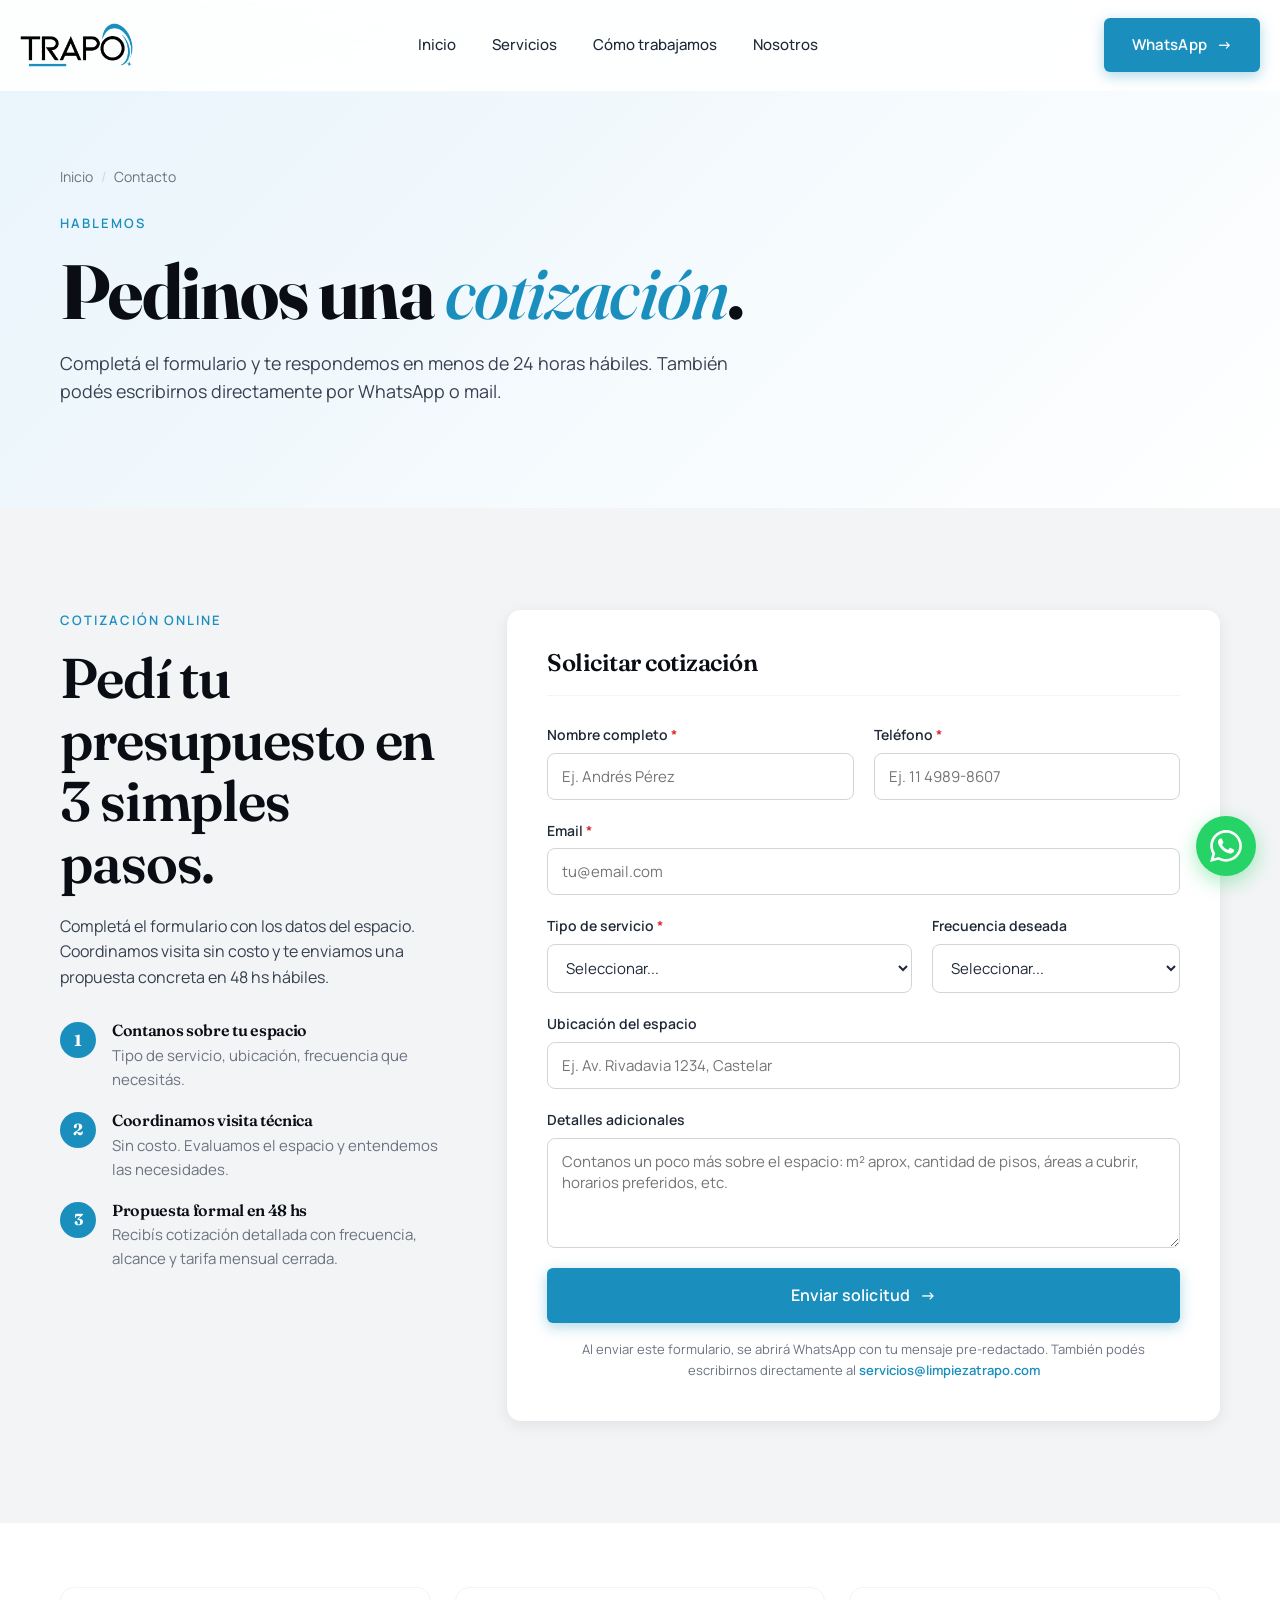
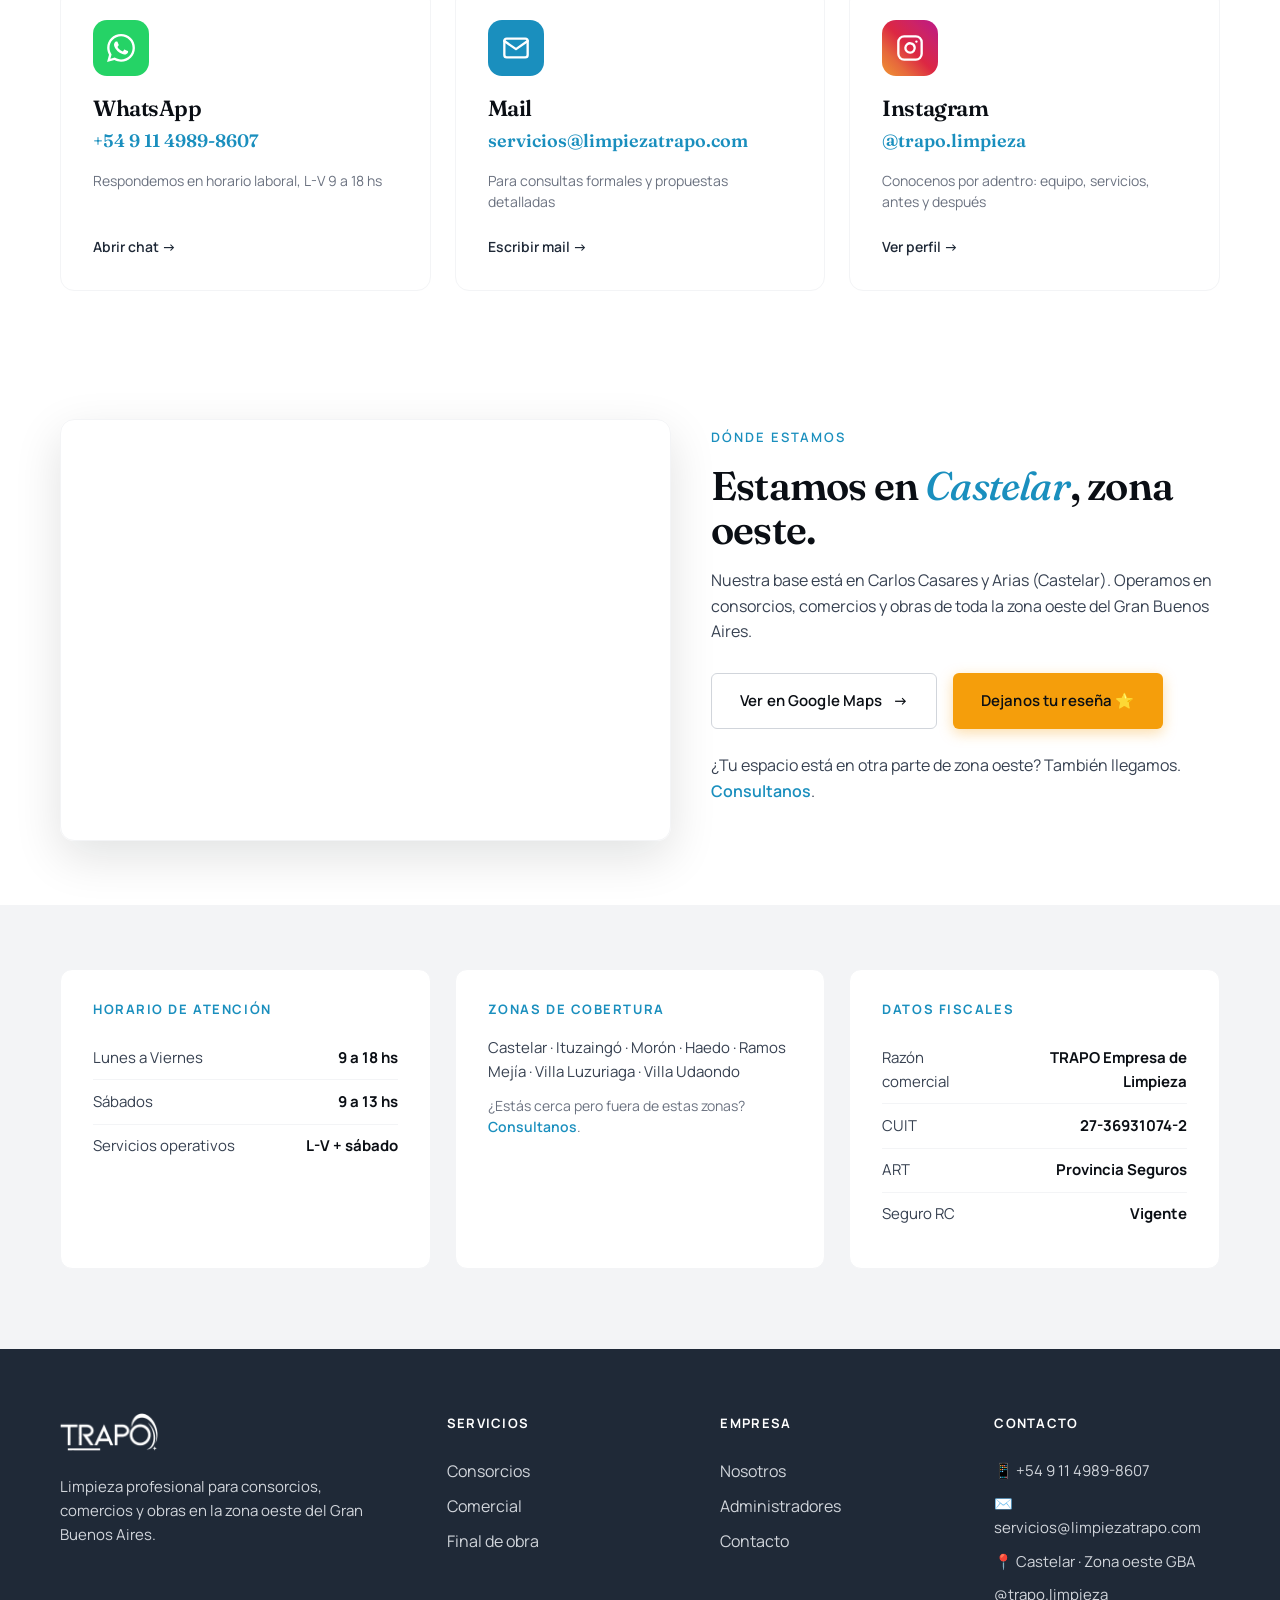
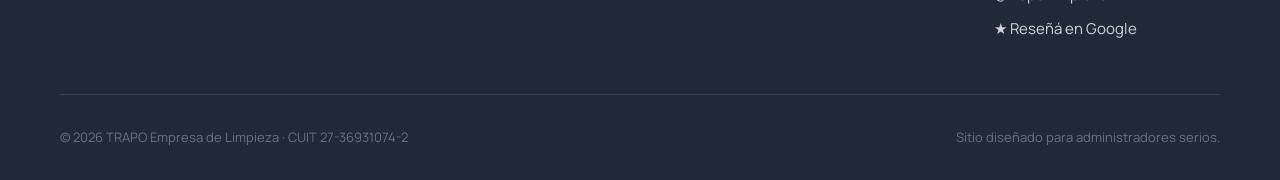
<file: contacto.html>
<!DOCTYPE html>
<html lang="es">
<head>
  <meta charset="UTF-8">
  <meta name="viewport" content="width=device-width, initial-scale=1.0">
  <title>Contacto · TRAPO Empresa de Limpieza</title>
  <meta name="description" content="Solicitá una cotización para tu consorcio, comercio u obra. Coordinamos visita sin costo y te enviamos propuesta concreta en 48hs.">
  <link rel="icon" type="image/svg+xml" href="data:image/svg+xml,%3Csvg xmlns='http://www.w3.org/2000/svg' viewBox='0 0 100 100'%3E%3Crect width='100' height='100' rx='20' fill='%231A8FBE'/%3E%3Ctext x='50' y='68' font-family='Georgia' font-size='56' font-weight='bold' text-anchor='middle' fill='white'%3ET%3C/text%3E%3C/svg%3E">
  <link rel="stylesheet" href="css/style.css?v=5">
  <link rel="stylesheet" href="css/contacto.css?v=3">

  <!-- Datos estructurados: negocio local (SEO) -->
  <script type="application/ld+json">
  {
    "@context": "https://schema.org",
    "@type": "LocalBusiness",
    "name": "TRAPO Empresa de Limpieza",
    "image": "https://www.limpiezatrapo.com/images/logo-trapo.png",
    "url": "https://www.limpiezatrapo.com/contacto.html",
    "telephone": "+5491149898607",
    "email": "servicios@limpiezatrapo.com",
    "description": "Limpieza profesional para consorcios, comercios y obras en la zona oeste del Gran Buenos Aires.",
    "address": {
      "@type": "PostalAddress",
      "addressLocality": "Castelar",
      "addressRegion": "Buenos Aires",
      "addressCountry": "AR"
    },
    "areaServed": [
      "Castelar", "Ituzaingó", "Morón", "Haedo", "Ramos Mejía", "Villa Luzuriaga", "Villa Udaondo"
    ],
    "openingHoursSpecification": [
      {
        "@type": "OpeningHoursSpecification",
        "dayOfWeek": ["Monday", "Tuesday", "Wednesday", "Thursday", "Friday"],
        "opens": "09:00",
        "closes": "18:00"
      },
      {
        "@type": "OpeningHoursSpecification",
        "dayOfWeek": "Saturday",
        "opens": "09:00",
        "closes": "13:00"
      }
    ],
    "sameAs": [
      "https://www.instagram.com/trapo.limpieza",
      "https://www.google.com/maps?cid=11023907679893894284"
    ]
  }
  </script>
</head>
<body>

  <!-- HEADER -->
  <header class="site-header">
    <div class="container nav">
      <a href="index.html" class="logo" aria-label="TRAPO Empresa de Limpieza">
        <img src="images/logo-trapo.png?v=2" alt="TRAPO Empresa de Limpieza">
      </a>
      <ul class="nav-links">
        <li><a href="index.html">Inicio</a></li>
        <li><a href="servicios.html">Servicios</a></li>
        <li><a href="administradores.html">Cómo trabajamos</a></li>
        <li><a href="nosotros.html">Nosotros</a></li>
      </ul>
      <div class="nav-cta">
        <a href="https://wa.me/5491149898607" class="btn btn-primary">WhatsApp<span class="arrow">→</span></a>
      </div>
      <button class="mobile-toggle" aria-label="Menú">
        <span></span><span></span><span></span>
      </button>
    </div>
  </header>

  <!-- PAGE HERO -->
  <section class="page-hero contact-hero">
    <div class="container">
      <div class="breadcrumb">
        <a href="index.html">Inicio</a>
        <span class="sep">/</span>
        <span>Contacto</span>
      </div>
      <div class="reveal">
        <div class="eyebrow">Hablemos</div>
        <h1 class="h-display">Pedinos una <em>cotización</em>.</h1>
        <p class="lead">
          Completá el formulario y te respondemos en menos de 24 horas hábiles. También podés escribirnos directamente por WhatsApp o mail.
        </p>
      </div>
    </div>
  </section>

  <!-- FORMULARIO -->
  <section class="form-section">
    <div class="container">
      <div class="form-grid">
        <div class="form-info reveal">
          <div class="eyebrow">Cotización online</div>
          <h2 class="h-1">Pedí tu presupuesto en 3 simples pasos.</h2>
          <p>Completá el formulario con los datos del espacio. Coordinamos visita sin costo y te enviamos una propuesta concreta en 48 hs hábiles.</p>

          <div class="form-steps">
            <div class="form-step">
              <div class="step-num">1</div>
              <div>
                <h4>Contanos sobre tu espacio</h4>
                <p>Tipo de servicio, ubicación, frecuencia que necesitás.</p>
              </div>
            </div>
            <div class="form-step">
              <div class="step-num">2</div>
              <div>
                <h4>Coordinamos visita técnica</h4>
                <p>Sin costo. Evaluamos el espacio y entendemos las necesidades.</p>
              </div>
            </div>
            <div class="form-step">
              <div class="step-num">3</div>
              <div>
                <h4>Propuesta formal en 48 hs</h4>
                <p>Recibís cotización detallada con frecuencia, alcance y tarifa mensual cerrada.</p>
              </div>
            </div>
          </div>
        </div>

        <form id="quote-form" class="quote-form reveal reveal-delay-1">
          <h3 class="form-title">Solicitar cotización</h3>

          <div class="form-row">
            <div class="form-field">
              <label for="nombre">Nombre completo <span class="req">*</span></label>
              <input type="text" id="nombre" name="nombre" required placeholder="Ej. Andrés Pérez">
            </div>
            <div class="form-field">
              <label for="telefono">Teléfono <span class="req">*</span></label>
              <input type="tel" id="telefono" name="telefono" required placeholder="Ej. 11 4989-8607">
            </div>
          </div>

          <div class="form-row">
            <div class="form-field full">
              <label for="email">Email <span class="req">*</span></label>
              <input type="email" id="email" name="email" required placeholder="tu@email.com">
            </div>
          </div>

          <div class="form-row">
            <div class="form-field">
              <label for="tipoServicio">Tipo de servicio <span class="req">*</span></label>
              <select id="tipoServicio" name="tipoServicio" required>
                <option value="">Seleccionar...</option>
                <option value="Consorcio">Limpieza de consorcio</option>
                <option value="Comercial">Comercial (oficinas, consultorios, comercios)</option>
                <option value="Final de obra">Final de obra</option>
                <option value="Otro">Otro / Consultar</option>
              </select>
            </div>
            <div class="form-field">
              <label for="frecuencia">Frecuencia deseada</label>
              <select id="frecuencia" name="frecuencia">
                <option value="">Seleccionar...</option>
                <option value="1 vez por semana">1 vez por semana</option>
                <option value="2 veces por semana">2 veces por semana</option>
                <option value="3 veces por semana">3 veces por semana</option>
                <option value="Diario L-V">Diario lunes a viernes</option>
                <option value="Diario incluyendo sábado">Diario incluyendo sábado</option>
                <option value="Servicio único">Servicio único (final de obra)</option>
                <option value="A definir">A definir con visita</option>
              </select>
            </div>
          </div>

          <div class="form-row">
            <div class="form-field full">
              <label for="ubicacion">Ubicación del espacio</label>
              <input type="text" id="ubicacion" name="ubicacion" placeholder="Ej. Av. Rivadavia 1234, Castelar">
            </div>
          </div>

          <div class="form-row">
            <div class="form-field full">
              <label for="mensaje">Detalles adicionales</label>
              <textarea id="mensaje" name="mensaje" placeholder="Contanos un poco más sobre el espacio: m² aprox, cantidad de pisos, áreas a cubrir, horarios preferidos, etc."></textarea>
            </div>
          </div>

          <button type="submit" class="btn btn-primary form-submit">
            Enviar solicitud<span class="arrow">→</span>
          </button>
          <p class="form-disclaimer">
            Al enviar este formulario, se abrirá WhatsApp con tu mensaje pre-redactado.
            También podés escribirnos directamente al <a href="mailto:servicios@limpiezatrapo.com" style="color: var(--trapo-blue); font-weight: 600;">servicios@limpiezatrapo.com</a>
          </p>
        </form>
      </div>
    </div>
  </section>

  <!-- 3 VÍAS DE CONTACTO -->
  <section class="contact-ways">
    <div class="container">
      <div class="ways-grid">
        <a href="https://wa.me/5491149898607" target="_blank" class="way-card reveal">
          <div class="way-icon whatsapp">
            <svg width="28" height="28" viewBox="0 0 24 24" fill="currentColor">
              <path d="M.057 24l1.687-6.163c-1.041-1.804-1.588-3.849-1.587-5.946.003-6.556 5.338-11.891 11.893-11.891 3.181.001 6.167 1.24 8.413 3.488 2.245 2.248 3.481 5.236 3.48 8.414-.003 6.557-5.338 11.892-11.893 11.892-1.99-.001-3.951-.5-5.688-1.448l-6.305 1.654zm6.597-3.807c1.676.995 3.276 1.591 5.392 1.592 5.448 0 9.886-4.434 9.889-9.885.002-5.462-4.415-9.89-9.881-9.892-5.452 0-9.887 4.434-9.889 9.884-.001 2.225.651 3.891 1.746 5.634l-.999 3.648 3.742-.981zm11.387-5.464c-.074-.124-.272-.198-.57-.347-.297-.149-1.758-.868-2.031-.967-.272-.099-.47-.149-.669.149-.198.297-.768.967-.941 1.165-.173.198-.347.223-.644.074-.297-.149-1.255-.462-2.39-1.475-.883-.788-1.48-1.761-1.653-2.059-.173-.297-.018-.458.13-.606.134-.133.297-.347.446-.521.151-.172.2-.296.3-.495.099-.198.05-.372-.025-.521-.075-.148-.669-1.611-.916-2.206-.242-.579-.487-.501-.669-.51l-.57-.01c-.198 0-.52.074-.792.372s-1.04 1.016-1.04 2.479 1.065 2.876 1.213 3.074c.149.198 2.095 3.2 5.076 4.487.709.306 1.263.489 1.694.626.712.226 1.36.194 1.872.118.571-.085 1.758-.719 2.006-1.413.248-.695.248-1.29.173-1.414z"/>
            </svg>
          </div>
          <h3>WhatsApp</h3>
          <p>+54 9 11 4989-8607</p>
          <span class="way-detail">Respondemos en horario laboral, L-V 9 a 18 hs</span>
          <span class="way-arrow">Abrir chat →</span>
        </a>

        <a href="mailto:servicios@limpiezatrapo.com" class="way-card reveal reveal-delay-1">
          <div class="way-icon email">
            <svg width="28" height="28" viewBox="0 0 24 24" fill="none" stroke="currentColor" stroke-width="2" stroke-linecap="round" stroke-linejoin="round">
              <path d="M4 4h16c1.1 0 2 .9 2 2v12c0 1.1-.9 2-2 2H4c-1.1 0-2-.9-2-2V6c0-1.1.9-2 2-2z"/>
              <polyline points="22,6 12,13 2,6"/>
            </svg>
          </div>
          <h3>Mail</h3>
          <p>servicios@limpiezatrapo.com</p>
          <span class="way-detail">Para consultas formales y propuestas detalladas</span>
          <span class="way-arrow">Escribir mail →</span>
        </a>

        <a href="https://instagram.com/trapo.limpieza" target="_blank" class="way-card reveal reveal-delay-2">
          <div class="way-icon instagram">
            <svg width="28" height="28" viewBox="0 0 24 24" fill="none" stroke="currentColor" stroke-width="2" stroke-linecap="round" stroke-linejoin="round">
              <rect x="2" y="2" width="20" height="20" rx="5" ry="5"/>
              <path d="M16 11.37A4 4 0 1 1 12.63 8 4 4 0 0 1 16 11.37z"/>
              <line x1="17.5" y1="6.5" x2="17.51" y2="6.5"/>
            </svg>
          </div>
          <h3>Instagram</h3>
          <p>@trapo.limpieza</p>
          <span class="way-detail">Conocenos por adentro: equipo, servicios, antes y después</span>
          <span class="way-arrow">Ver perfil →</span>
        </a>
      </div>
    </div>
  </section>

  <!-- DÓNDE ESTAMOS / GOOGLE -->
  <section class="map-section">
    <div class="container">
      <div class="map-grid">
        <div class="map-embed reveal">
          <iframe
            title="Ubicación de TRAPO Empresa de Limpieza en Castelar"
            src="https://maps.google.com/maps?q=Carlos+Casares+y+Arias,+Castelar,+Buenos+Aires&z=16&output=embed"
            width="600" height="450" style="border:0;" allowfullscreen=""
            loading="lazy" referrerpolicy="no-referrer-when-downgrade"></iframe>
        </div>
        <div class="map-info reveal reveal-delay-1">
          <div class="eyebrow">Dónde estamos</div>
          <h2 class="h-2">Estamos en <em>Castelar</em>, zona oeste.</h2>
          <p>Nuestra base está en Carlos Casares y Arias (Castelar). Operamos en consorcios, comercios y obras de toda la zona oeste del Gran Buenos Aires.</p>
          <div class="map-actions">
            <a href="https://www.google.com/maps?cid=11023907679893894284" target="_blank" rel="noopener" class="btn btn-outline">Ver en Google Maps<span class="arrow">→</span></a>
            <a href="https://www.google.com/maps?cid=11023907679893894284" target="_blank" rel="noopener" class="btn btn-accent">Dejanos tu reseña ⭐</a>
          </div>
          <p class="map-note">¿Tu espacio está en otra parte de zona oeste? También llegamos. <a href="#quote-form">Consultanos</a>.</p>
        </div>
      </div>
    </div>
  </section>

  <!-- HORARIOS Y ZONAS -->
  <section class="info-bottom">
    <div class="container">
      <div class="info-grid">
        <div class="info-card reveal">
          <h4>Horario de atención</h4>
          <ul>
            <li><span>Lunes a Viernes</span><strong>9 a 18 hs</strong></li>
            <li><span>Sábados</span><strong>9 a 13 hs</strong></li>
            <li><span>Servicios operativos</span><strong>L-V + sábado</strong></li>
          </ul>
        </div>
        <div class="info-card reveal reveal-delay-1">
          <h4>Zonas de cobertura</h4>
          <p>Castelar · Ituzaingó · Morón · Haedo · Ramos Mejía · Villa Luzuriaga · Villa Udaondo</p>
          <p style="font-size: 0.875rem; color: var(--trapo-gray-500); margin-top: 0.75rem;">¿Estás cerca pero fuera de estas zonas? <a href="#quote-form" style="color: var(--trapo-blue); font-weight: 600;">Consultanos</a>.</p>
        </div>
        <div class="info-card reveal reveal-delay-2">
          <h4>Datos fiscales</h4>
          <ul>
            <li><span>Razón comercial</span><strong>TRAPO Empresa de Limpieza</strong></li>
            <li><span>CUIT</span><strong>27-36931074-2</strong></li>
            <li><span>ART</span><strong>Provincia Seguros</strong></li>
            <li><span>Seguro RC</span><strong>Vigente</strong></li>
          </ul>
        </div>
      </div>
    </div>
  </section>

  <!-- FOOTER -->
  <footer class="footer">
    <div class="container">
      <div class="footer-grid">
        <div class="footer-brand">
          <a href="index.html" class="logo" aria-label="TRAPO Empresa de Limpieza">
            <img src="images/logo-trapo.png?v=2" alt="TRAPO Empresa de Limpieza">
          </a>
          <p>Limpieza profesional para consorcios, comercios y obras en la zona oeste del Gran Buenos Aires.</p>
        </div>
        <div>
          <h5>Servicios</h5>
          <ul>
            <li><a href="servicios.html#consorcios">Consorcios</a></li>
            <li><a href="servicios.html#comercial">Comercial</a></li>
            <li><a href="servicios.html#obra">Final de obra</a></li>
          </ul>
        </div>
        <div>
          <h5>Empresa</h5>
          <ul>
            <li><a href="nosotros.html">Nosotros</a></li>
            <li><a href="administradores.html">Administradores</a></li>
            <li><a href="contacto.html">Contacto</a></li>
          </ul>
        </div>
        <div>
          <h5>Contacto</h5>
          <ul class="footer-contact">
            <li>📱 +54 9 11 4989-8607</li>
            <li>✉️ servicios@limpiezatrapo.com</li>
            <li>📍 Castelar · Zona oeste GBA</li>
            <li><a href="https://instagram.com/trapo.limpieza" target="_blank">@trapo.limpieza</a></li>
            <li><a href="https://www.google.com/maps?cid=11023907679893894284" target="_blank">★ Reseñá en Google</a></li>
          </ul>
        </div>
      </div>
      <div class="footer-bottom">
        <div>© 2026 TRAPO Empresa de Limpieza · CUIT 27-36931074-2</div>
        <div>Sitio diseñado para administradores serios.</div>
      </div>
    </div>
  </footer>

  <script src="js/main.js?v=2"></script>
  <!-- BOTON FLOTANTE WHATSAPP -->
  <a href="https://wa.me/5491149898607?text=Hola%20TRAPO,%20quer%C3%ADa%20consultarles%20sobre%20sus%20servicios%20de%20limpieza" class="wa-float" target="_blank" aria-label="Contactar por WhatsApp">
    <span class="wa-float-label">¿Hablamos por WhatsApp?</span>
    <div class="wa-float-btn">
      <svg viewBox="0 0 24 24" fill="currentColor"><path d="M.057 24l1.687-6.163c-1.041-1.804-1.588-3.849-1.587-5.946.003-6.556 5.338-11.891 11.893-11.891 3.181.001 6.167 1.24 8.413 3.488 2.245 2.248 3.481 5.236 3.48 8.414-.003 6.557-5.338 11.892-11.893 11.892-1.99-.001-3.951-.5-5.688-1.448l-6.305 1.654zm6.597-3.807c1.676.995 3.276 1.591 5.392 1.592 5.448 0 9.886-4.434 9.889-9.885.002-5.462-4.415-9.89-9.881-9.892-5.452 0-9.887 4.434-9.889 9.884-.001 2.225.651 3.891 1.746 5.634l-.999 3.648 3.742-.981zm11.387-5.464c-.074-.124-.272-.198-.57-.347-.297-.149-1.758-.868-2.031-.967-.272-.099-.47-.149-.669.149-.198.297-.768.967-.941 1.165-.173.198-.347.223-.644.074-.297-.149-1.255-.462-2.39-1.475-.883-.788-1.48-1.761-1.653-2.059-.173-.297-.018-.458.13-.606.134-.133.297-.347.446-.521.151-.172.2-.296.3-.495.099-.198.05-.372-.025-.521-.075-.148-.669-1.611-.916-2.206-.242-.579-.487-.501-.669-.51l-.57-.01c-.198 0-.52.074-.792.372s-1.04 1.016-1.04 2.479 1.065 2.876 1.213 3.074c.149.198 2.095 3.2 5.076 4.487.709.306 1.263.489 1.694.626.712.226 1.36.194 1.872.118.571-.085 1.758-.719 2.006-1.413.248-.695.248-1.29.173-1.414z"/></svg>
    </div>
  </a>
</body>
</html>
</file>
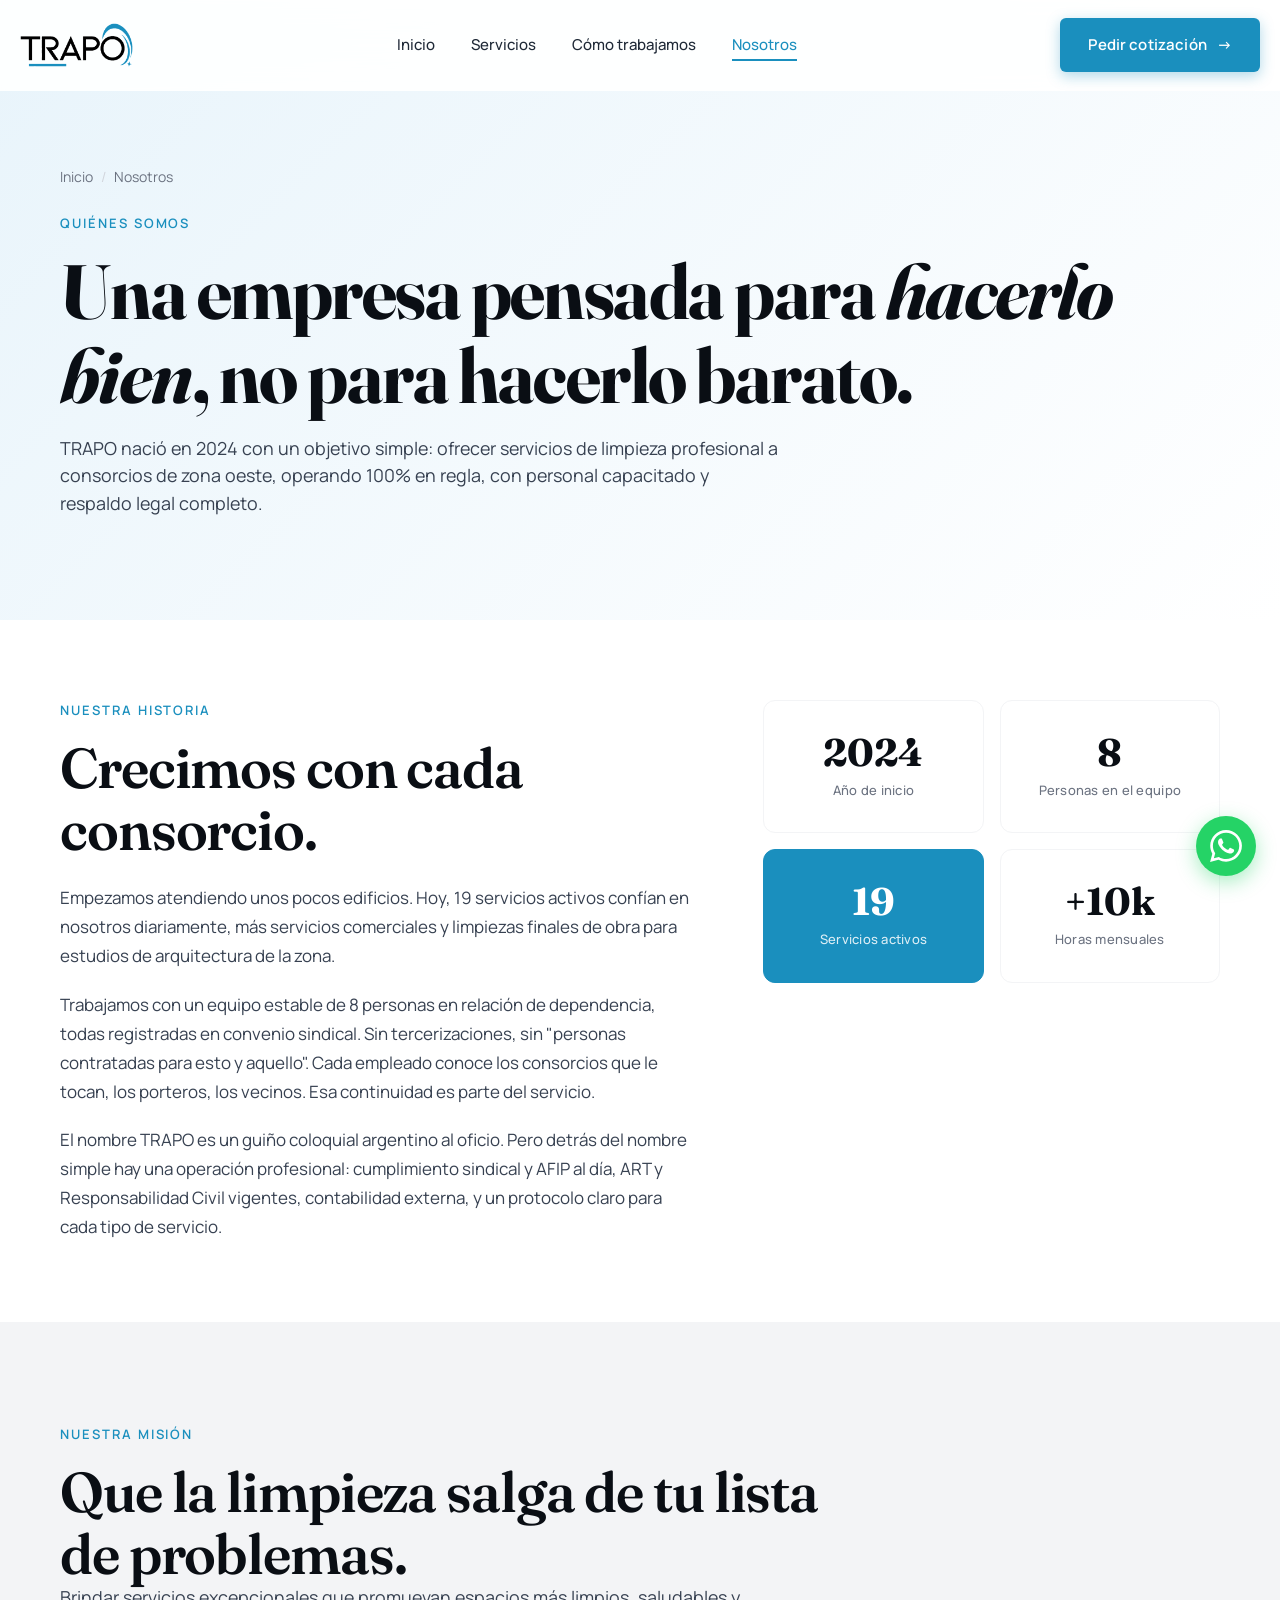
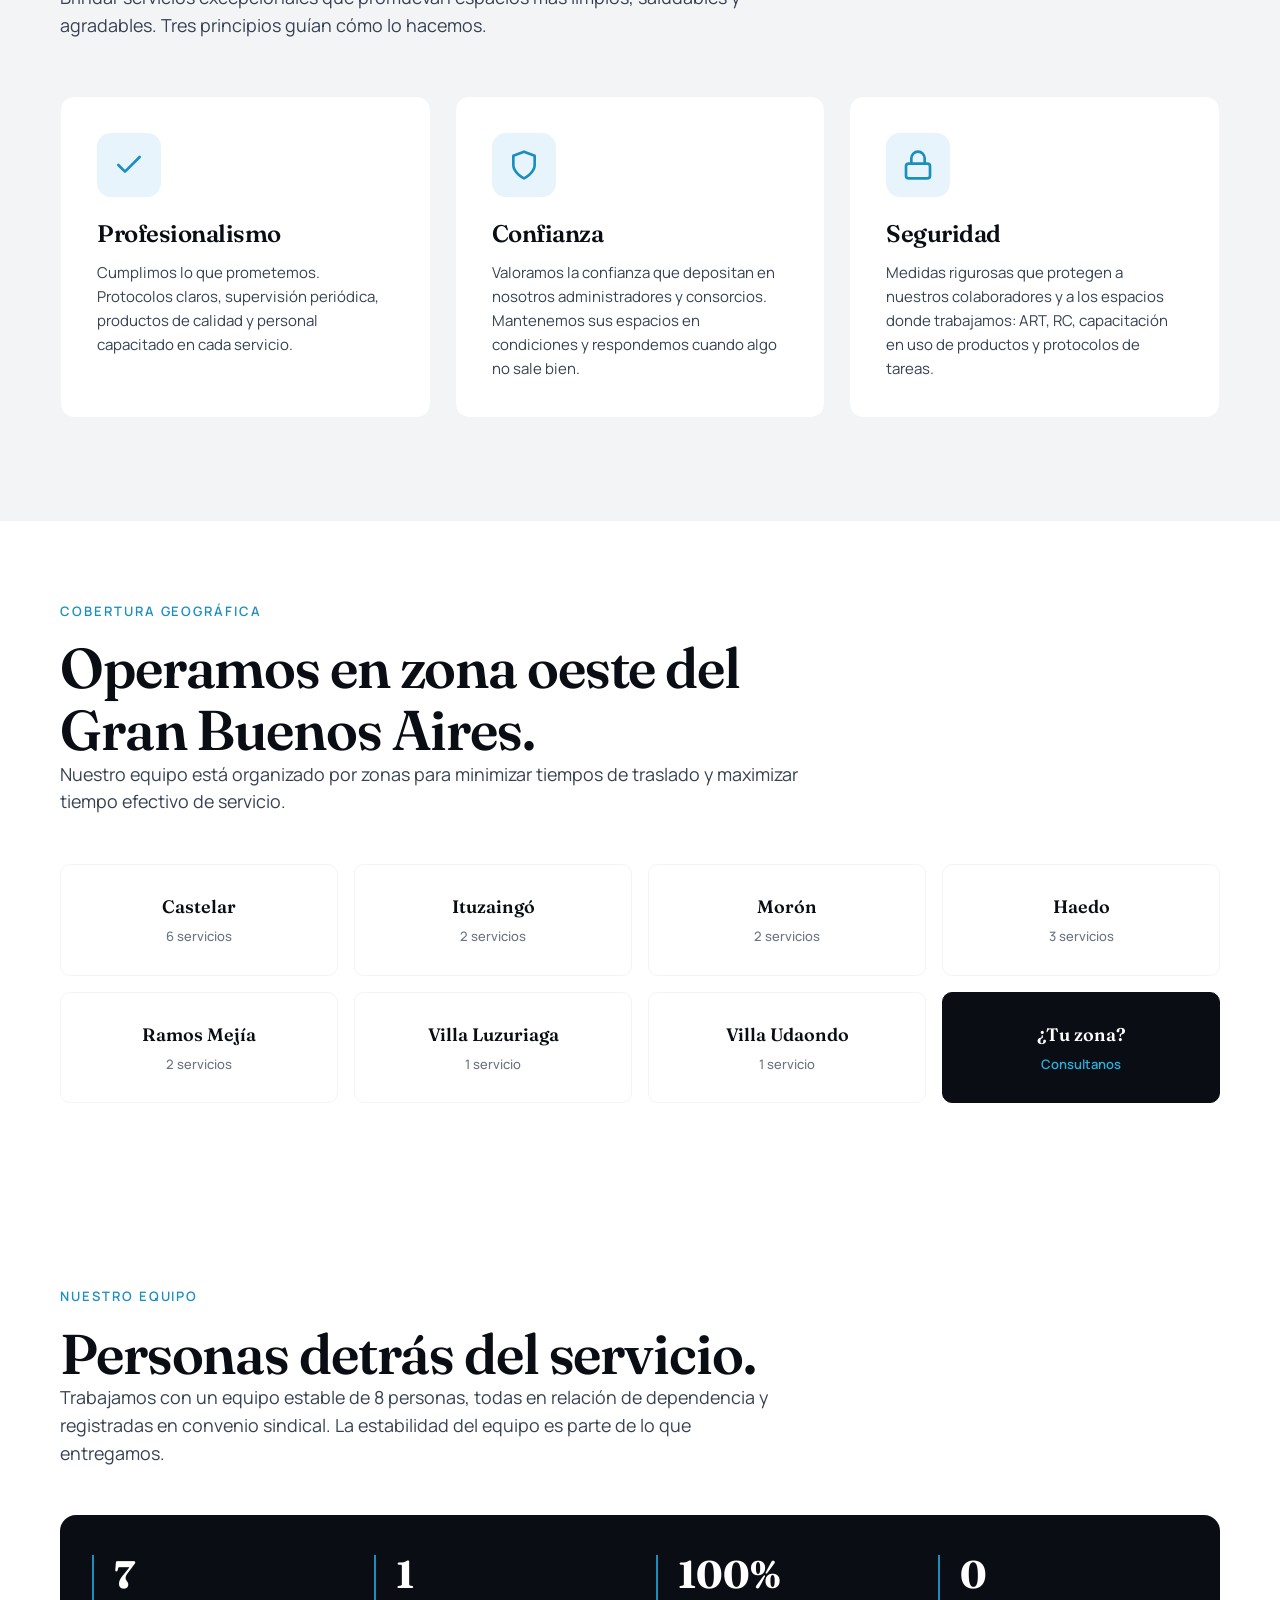
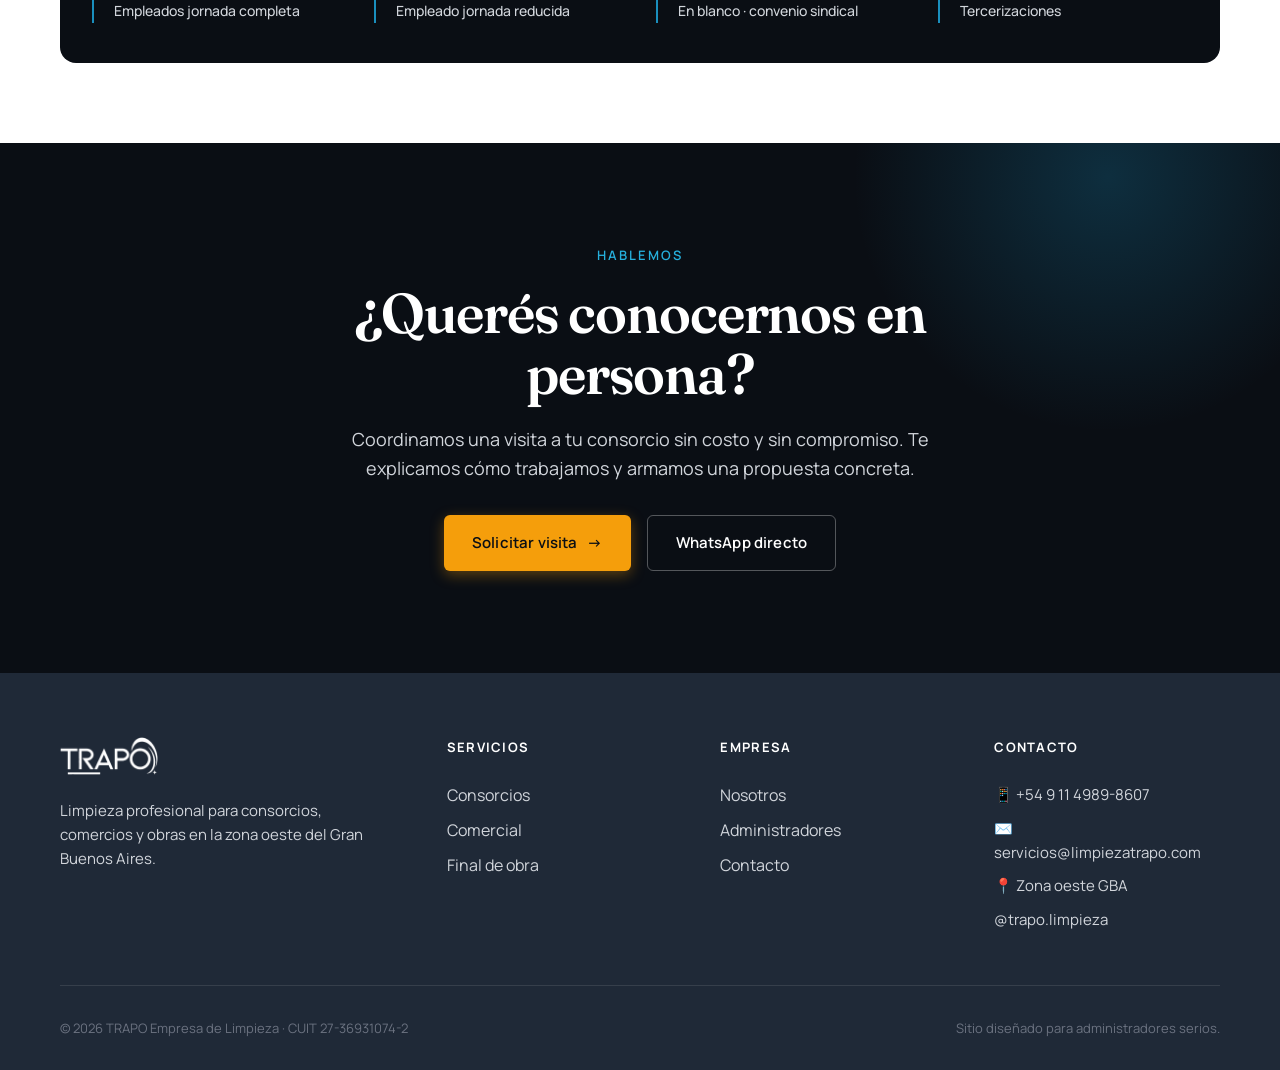
<file: nosotros.html>
<!DOCTYPE html>
<html lang="es">
<head>
  <meta charset="UTF-8">
  <meta name="viewport" content="width=device-width, initial-scale=1.0">
  <title>Nosotros · TRAPO Empresa de Limpieza</title>
  <meta name="description" content="Empresa de limpieza con operación en zona oeste del GBA. Personal en blanco, ART, RC. 19 servicios activos y más de 10.000 horas mensuales de servicio.">
  <link rel="icon" type="image/svg+xml" href="data:image/svg+xml,%3Csvg xmlns='http://www.w3.org/2000/svg' viewBox='0 0 100 100'%3E%3Crect width='100' height='100' rx='20' fill='%231A8FBE'/%3E%3Ctext x='50' y='68' font-family='Georgia' font-size='56' font-weight='bold' text-anchor='middle' fill='white'%3ET%3C/text%3E%3C/svg%3E">
  <link rel="stylesheet" href="css/style.css?v=5">
  <link rel="stylesheet" href="css/nosotros.css?v=2">
</head>
<body>

  <!-- HEADER -->
  <header class="site-header">
    <div class="container nav">
      <a href="index.html" class="logo" aria-label="TRAPO Empresa de Limpieza">
        <img src="images/logo-trapo.png?v=2" alt="TRAPO Empresa de Limpieza">
      </a>
      <ul class="nav-links">
        <li><a href="index.html">Inicio</a></li>
        <li><a href="servicios.html">Servicios</a></li>
        <li><a href="administradores.html">Cómo trabajamos</a></li>
        <li><a href="nosotros.html" class="active">Nosotros</a></li>
      </ul>
      <div class="nav-cta">
        <a href="contacto.html" class="btn btn-primary">Pedir cotización<span class="arrow">→</span></a>
      </div>
      <button class="mobile-toggle" aria-label="Menú">
        <span></span><span></span><span></span>
      </button>
    </div>
  </header>

  <!-- PAGE HERO -->
  <section class="page-hero">
    <div class="container">
      <div class="breadcrumb">
        <a href="index.html">Inicio</a>
        <span class="sep">/</span>
        <span>Nosotros</span>
      </div>
      <div class="reveal">
        <div class="eyebrow">Quiénes somos</div>
        <h1 class="h-display">Una empresa pensada para <em>hacerlo bien</em>, no para hacerlo barato.</h1>
        <p class="lead">
          TRAPO nació en 2024 con un objetivo simple: ofrecer servicios de limpieza profesional a consorcios de zona oeste, operando 100% en regla, con personal capacitado y respaldo legal completo.
        </p>
      </div>
    </div>
  </section>

  <!-- HISTORIA / SOBRE NOSOTROS -->
  <section class="story">
    <div class="container">
      <div class="story-grid">
        <div class="story-text reveal">
          <div class="eyebrow">Nuestra historia</div>
          <h2 class="h-1">Crecimos con cada consorcio.</h2>
          <p>
            Empezamos atendiendo unos pocos edificios. Hoy, 19 servicios activos confían en nosotros diariamente, más servicios comerciales y limpiezas finales de obra para estudios de arquitectura de la zona.
          </p>
          <p>
            Trabajamos con un equipo estable de 8 personas en relación de dependencia, todas registradas en convenio sindical. Sin tercerizaciones, sin "personas contratadas para esto y aquello". Cada empleado conoce los consorcios que le tocan, los porteros, los vecinos. Esa continuidad es parte del servicio.
          </p>
          <p>
            El nombre TRAPO es un guiño coloquial argentino al oficio. Pero detrás del nombre simple hay una operación profesional: cumplimiento sindical y AFIP al día, ART y Responsabilidad Civil vigentes, contabilidad externa, y un protocolo claro para cada tipo de servicio.
          </p>
        </div>
        <div class="story-stats reveal reveal-delay-1">
          <div class="stat-card">
            <div class="num">2024</div>
            <div class="lbl">Año de inicio</div>
          </div>
          <div class="stat-card">
            <div class="num">8</div>
            <div class="lbl">Personas en el equipo</div>
          </div>
          <div class="stat-card highlight">
            <div class="num">19</div>
            <div class="lbl">Servicios activos</div>
          </div>
          <div class="stat-card">
            <div class="num">+10k</div>
            <div class="lbl">Horas mensuales</div>
          </div>
        </div>
      </div>
    </div>
  </section>

  <!-- MISIÓN Y VALORES -->
  <section class="mission-section">
    <div class="container">
      <div style="max-width: 760px; margin-bottom: 3.5rem;" class="reveal">
        <div class="eyebrow">Nuestra misión</div>
        <h2 class="h-1">Que la limpieza salga de tu lista de problemas.</h2>
        <p class="lead">Brindar servicios excepcionales que promuevan espacios más limpios, saludables y agradables. Tres principios guían cómo lo hacemos.</p>
      </div>

      <div class="values-grid">
        <div class="value-card reveal">
          <div class="value-icon">
            <svg width="32" height="32" viewBox="0 0 24 24" fill="none" stroke="currentColor" stroke-width="2" stroke-linecap="round" stroke-linejoin="round">
              <polyline points="20 6 9 17 4 12"/>
            </svg>
          </div>
          <h3>Profesionalismo</h3>
          <p>Cumplimos lo que prometemos. Protocolos claros, supervisión periódica, productos de calidad y personal capacitado en cada servicio.</p>
        </div>

        <div class="value-card reveal reveal-delay-1">
          <div class="value-icon">
            <svg width="32" height="32" viewBox="0 0 24 24" fill="none" stroke="currentColor" stroke-width="2" stroke-linecap="round" stroke-linejoin="round">
              <path d="M12 22s8-4 8-10V5l-8-3-8 3v7c0 6 8 10 8 10z"/>
            </svg>
          </div>
          <h3>Confianza</h3>
          <p>Valoramos la confianza que depositan en nosotros administradores y consorcios. Mantenemos sus espacios en condiciones y respondemos cuando algo no sale bien.</p>
        </div>

        <div class="value-card reveal reveal-delay-2">
          <div class="value-icon">
            <svg width="32" height="32" viewBox="0 0 24 24" fill="none" stroke="currentColor" stroke-width="2" stroke-linecap="round" stroke-linejoin="round">
              <rect x="3" y="11" width="18" height="11" rx="2" ry="2"/>
              <path d="M7 11V7a5 5 0 0 1 10 0v4"/>
            </svg>
          </div>
          <h3>Seguridad</h3>
          <p>Medidas rigurosas que protegen a nuestros colaboradores y a los espacios donde trabajamos: ART, RC, capacitación en uso de productos y protocolos de tareas.</p>
        </div>
      </div>
    </div>
  </section>

  <!-- ZONAS DE COBERTURA -->
  <section class="coverage">
    <div class="container">
      <div style="max-width: 760px; margin-bottom: 3rem;" class="reveal">
        <div class="eyebrow">Cobertura geográfica</div>
        <h2 class="h-1">Operamos en zona oeste del Gran Buenos Aires.</h2>
        <p class="lead">Nuestro equipo está organizado por zonas para minimizar tiempos de traslado y maximizar tiempo efectivo de servicio.</p>
      </div>

      <div class="zones-grid">
        <div class="zone-card reveal">
          <div class="zone-name">Castelar</div>
          <div class="zone-count">6 servicios</div>
        </div>
        <div class="zone-card reveal reveal-delay-1">
          <div class="zone-name">Ituzaingó</div>
          <div class="zone-count">2 servicios</div>
        </div>
        <div class="zone-card reveal reveal-delay-2">
          <div class="zone-name">Morón</div>
          <div class="zone-count">2 servicios</div>
        </div>
        <div class="zone-card reveal">
          <div class="zone-name">Haedo</div>
          <div class="zone-count">3 servicios</div>
        </div>
        <div class="zone-card reveal reveal-delay-1">
          <div class="zone-name">Ramos Mejía</div>
          <div class="zone-count">2 servicios</div>
        </div>
        <div class="zone-card reveal reveal-delay-2">
          <div class="zone-name">Villa Luzuriaga</div>
          <div class="zone-count">1 servicio</div>
        </div>
        <div class="zone-card reveal">
          <div class="zone-name">Villa Udaondo</div>
          <div class="zone-count">1 servicio</div>
        </div>
        <div class="zone-card reveal reveal-delay-1 expand">
          <div class="zone-name">¿Tu zona?</div>
          <div class="zone-count">Consultanos</div>
        </div>
      </div>
    </div>
  </section>

  <!-- EQUIPO -->
  <section class="team-section">
    <div class="container">
      <div style="max-width: 720px; margin-bottom: 3rem;" class="reveal">
        <div class="eyebrow">Nuestro equipo</div>
        <h2 class="h-1">Personas detrás del servicio.</h2>
        <p class="lead">Trabajamos con un equipo estable de 8 personas, todas en relación de dependencia y registradas en convenio sindical. La estabilidad del equipo es parte de lo que entregamos.</p>
      </div>

      <div class="team-strip reveal">
        <div class="team-stat">
          <strong>7</strong>
          <span>Empleados jornada completa</span>
        </div>
        <div class="team-stat">
          <strong>1</strong>
          <span>Empleado jornada reducida</span>
        </div>
        <div class="team-stat">
          <strong>100%</strong>
          <span>En blanco · convenio sindical</span>
        </div>
        <div class="team-stat">
          <strong>0</strong>
          <span>Tercerizaciones</span>
        </div>
      </div>
    </div>
  </section>

  <!-- CTA FINAL -->
  <section class="cta-section">
    <div class="container cta-content reveal">
      <div class="eyebrow" style="color: var(--trapo-cyan)">Hablemos</div>
      <h2 class="h-1">¿Querés conocernos en persona?</h2>
      <p>Coordinamos una visita a tu consorcio sin costo y sin compromiso. Te explicamos cómo trabajamos y armamos una propuesta concreta.</p>
      <div class="cta-buttons">
        <a href="contacto.html" class="btn btn-accent">Solicitar visita<span class="arrow">→</span></a>
        <a href="https://wa.me/5491149898607" class="btn btn-outline" style="color: white; border-color: rgba(255,255,255,0.3);">WhatsApp directo</a>
      </div>
    </div>
  </section>

  <!-- FOOTER -->
  <footer class="footer">
    <div class="container">
      <div class="footer-grid">
        <div class="footer-brand">
          <a href="index.html" class="logo" aria-label="TRAPO Empresa de Limpieza">
            <img src="images/logo-trapo.png?v=2" alt="TRAPO Empresa de Limpieza">
          </a>
          <p>Limpieza profesional para consorcios, comercios y obras en la zona oeste del Gran Buenos Aires.</p>
        </div>
        <div>
          <h5>Servicios</h5>
          <ul>
            <li><a href="servicios.html#consorcios">Consorcios</a></li>
            <li><a href="servicios.html#comercial">Comercial</a></li>
            <li><a href="servicios.html#obra">Final de obra</a></li>
          </ul>
        </div>
        <div>
          <h5>Empresa</h5>
          <ul>
            <li><a href="nosotros.html">Nosotros</a></li>
            <li><a href="administradores.html">Administradores</a></li>
            <li><a href="contacto.html">Contacto</a></li>
          </ul>
        </div>
        <div>
          <h5>Contacto</h5>
          <ul class="footer-contact">
            <li>📱 +54 9 11 4989-8607</li>
            <li>✉️ servicios@limpiezatrapo.com</li>
            <li>📍 Zona oeste GBA</li>
            <li><a href="https://instagram.com/trapo.limpieza" target="_blank">@trapo.limpieza</a></li>
          </ul>
        </div>
      </div>
      <div class="footer-bottom">
        <div>© 2026 TRAPO Empresa de Limpieza · CUIT 27-36931074-2</div>
        <div>Sitio diseñado para administradores serios.</div>
      </div>
    </div>
  </footer>

  <script src="js/main.js?v=2"></script>
  <!-- BOTON FLOTANTE WHATSAPP -->
  <a href="https://wa.me/5491149898607?text=Hola%20TRAPO,%20quer%C3%ADa%20consultarles%20sobre%20sus%20servicios%20de%20limpieza" class="wa-float" target="_blank" aria-label="Contactar por WhatsApp">
    <span class="wa-float-label">¿Hablamos por WhatsApp?</span>
    <div class="wa-float-btn">
      <svg viewBox="0 0 24 24" fill="currentColor"><path d="M.057 24l1.687-6.163c-1.041-1.804-1.588-3.849-1.587-5.946.003-6.556 5.338-11.891 11.893-11.891 3.181.001 6.167 1.24 8.413 3.488 2.245 2.248 3.481 5.236 3.48 8.414-.003 6.557-5.338 11.892-11.893 11.892-1.99-.001-3.951-.5-5.688-1.448l-6.305 1.654zm6.597-3.807c1.676.995 3.276 1.591 5.392 1.592 5.448 0 9.886-4.434 9.889-9.885.002-5.462-4.415-9.89-9.881-9.892-5.452 0-9.887 4.434-9.889 9.884-.001 2.225.651 3.891 1.746 5.634l-.999 3.648 3.742-.981zm11.387-5.464c-.074-.124-.272-.198-.57-.347-.297-.149-1.758-.868-2.031-.967-.272-.099-.47-.149-.669.149-.198.297-.768.967-.941 1.165-.173.198-.347.223-.644.074-.297-.149-1.255-.462-2.39-1.475-.883-.788-1.48-1.761-1.653-2.059-.173-.297-.018-.458.13-.606.134-.133.297-.347.446-.521.151-.172.2-.296.3-.495.099-.198.05-.372-.025-.521-.075-.148-.669-1.611-.916-2.206-.242-.579-.487-.501-.669-.51l-.57-.01c-.198 0-.52.074-.792.372s-1.04 1.016-1.04 2.479 1.065 2.876 1.213 3.074c.149.198 2.095 3.2 5.076 4.487.709.306 1.263.489 1.694.626.712.226 1.36.194 1.872.118.571-.085 1.758-.719 2.006-1.413.248-.695.248-1.29.173-1.414z"/></svg>
    </div>
  </a>
</body>
</html>
</file>
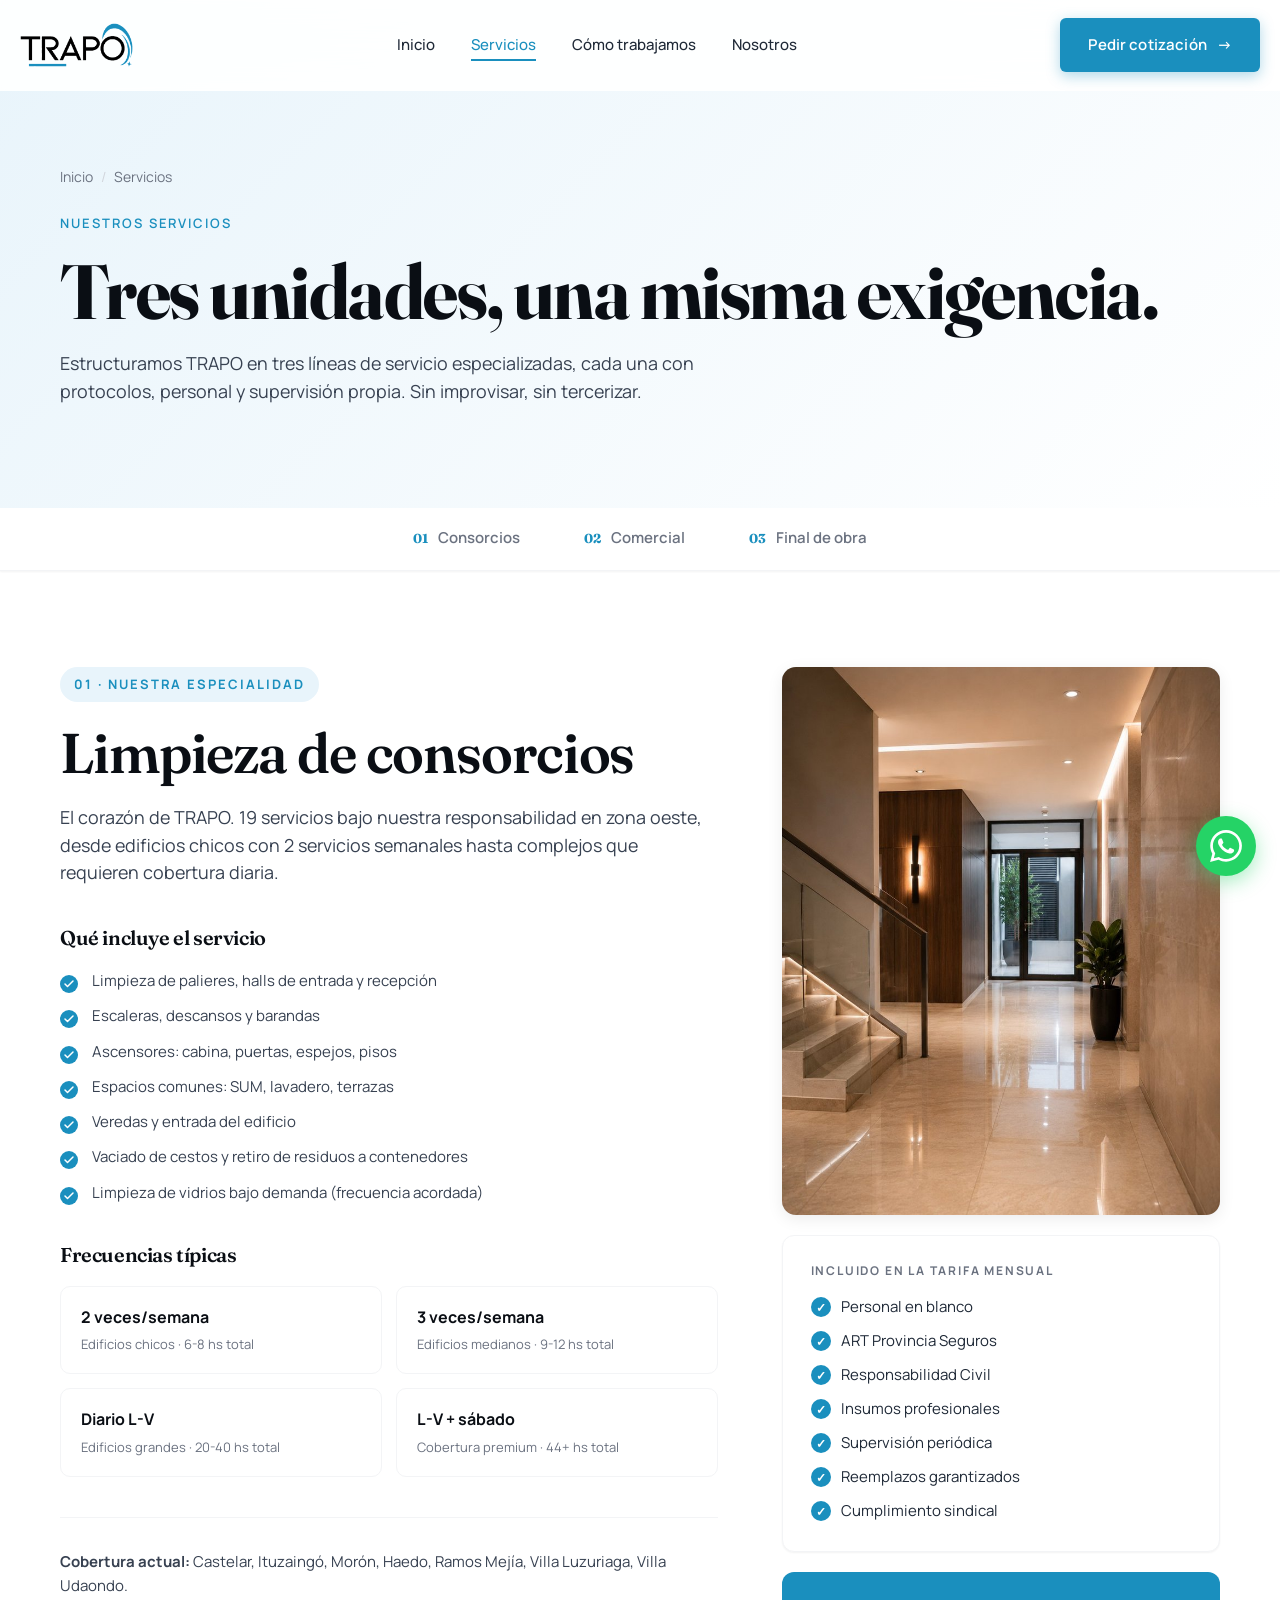
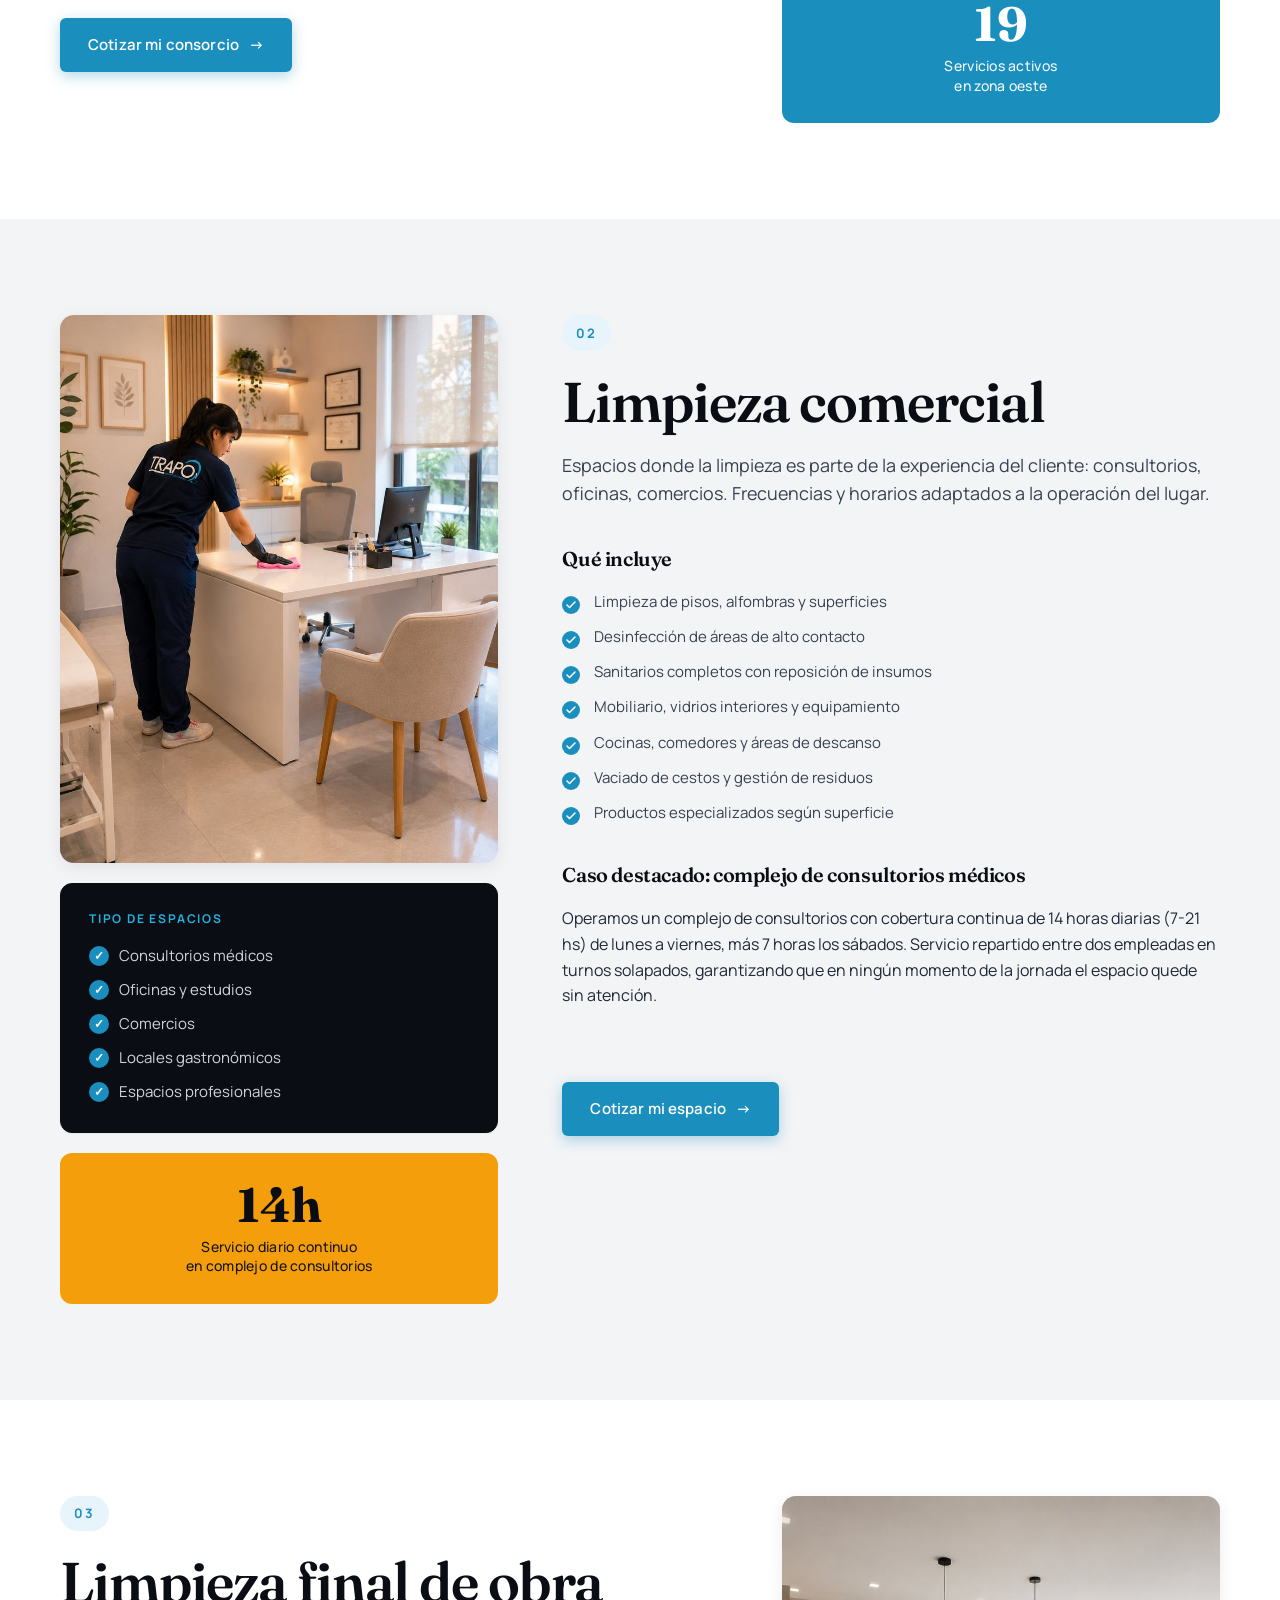
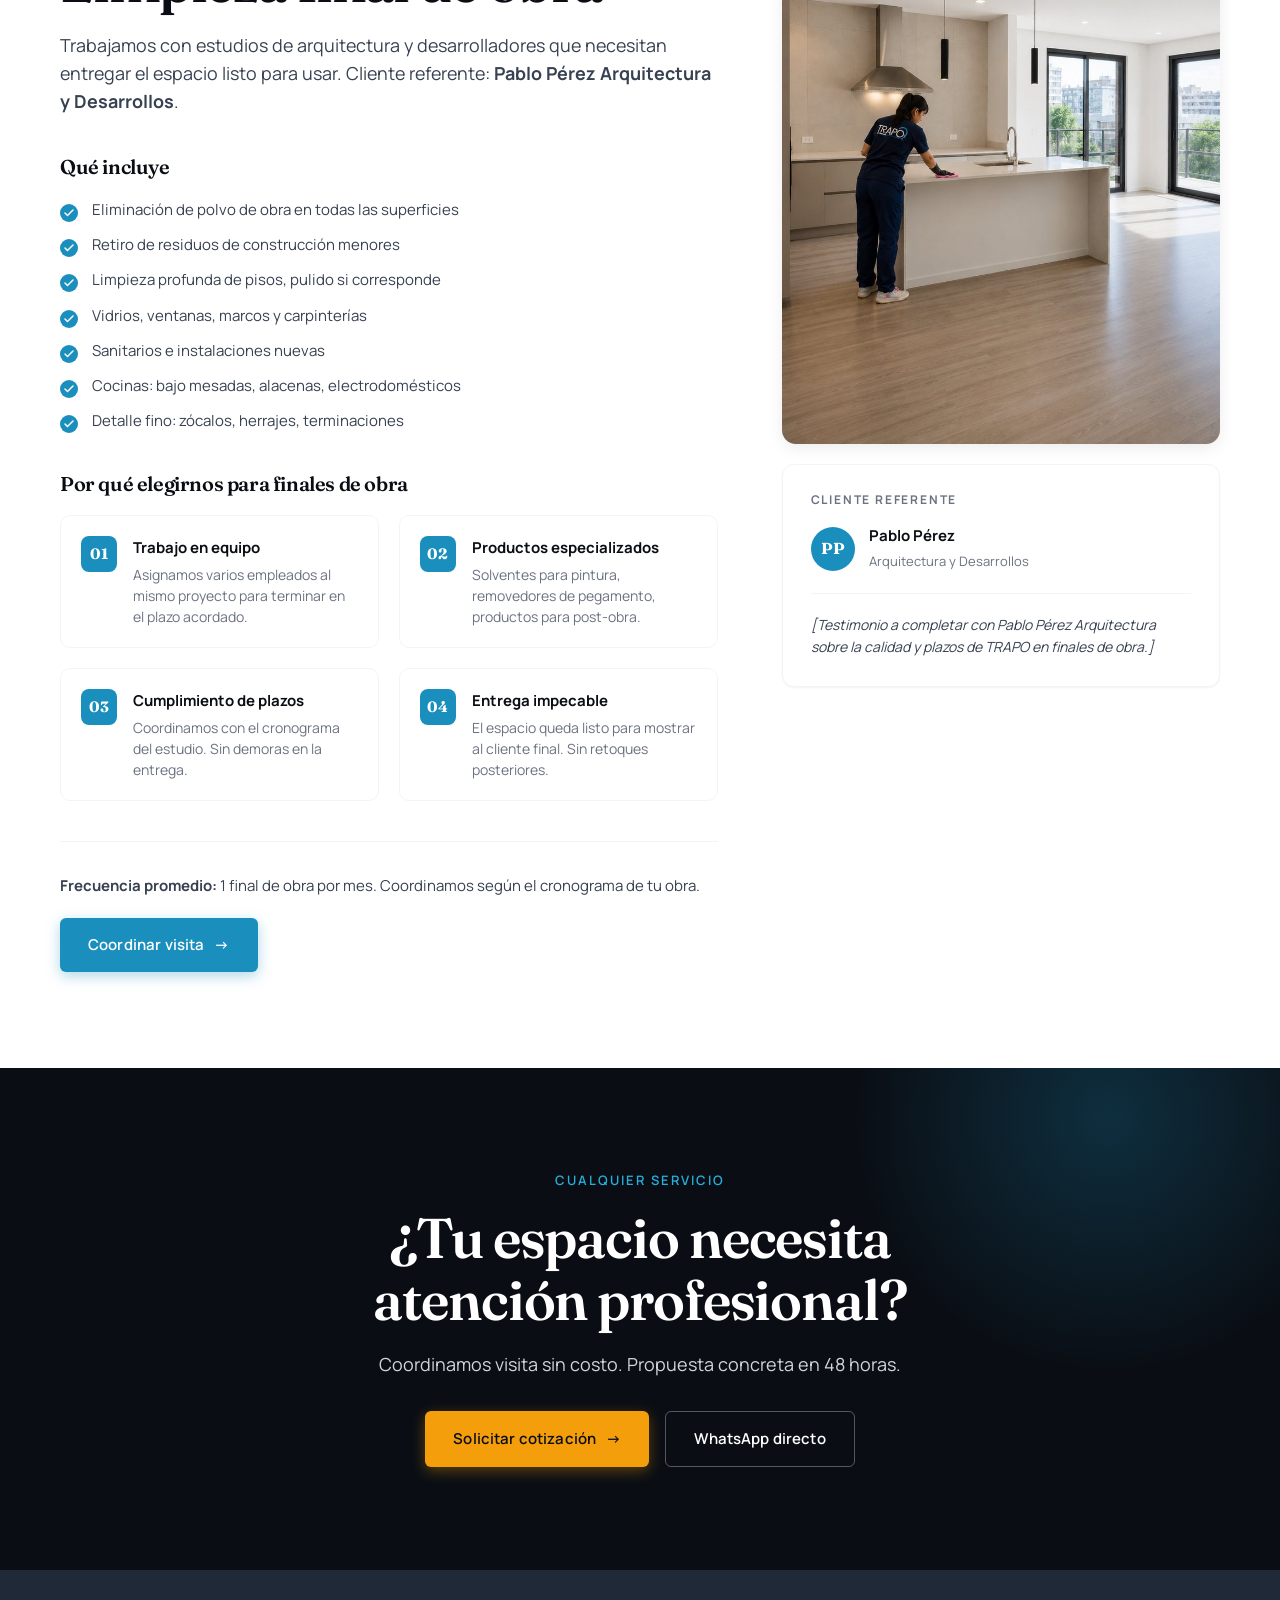
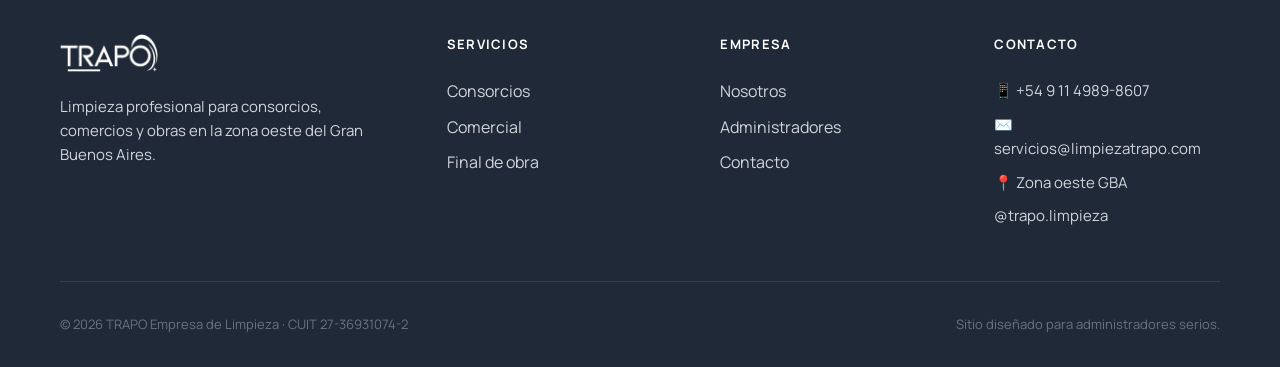
<file: servicios.html>
<!DOCTYPE html>
<html lang="es">
<head>
  <meta charset="UTF-8">
  <meta name="viewport" content="width=device-width, initial-scale=1.0">
  <title>Servicios · TRAPO Empresa de Limpieza</title>
  <meta name="description" content="Servicios de limpieza profesional: consorcios, comercial (oficinas y consultorios) y final de obra. Cobertura en zona oeste de Buenos Aires.">
  <link rel="icon" type="image/svg+xml" href="data:image/svg+xml,%3Csvg xmlns='http://www.w3.org/2000/svg' viewBox='0 0 100 100'%3E%3Crect width='100' height='100' rx='20' fill='%231A8FBE'/%3E%3Ctext x='50' y='68' font-family='Georgia' font-size='56' font-weight='bold' text-anchor='middle' fill='white'%3ET%3C/text%3E%3C/svg%3E">
  <link rel="stylesheet" href="css/style.css?v=5">
  <link rel="stylesheet" href="css/servicios.css?v=2">
</head>
<body>

  <!-- HEADER -->
  <header class="site-header">
    <div class="container nav">
      <a href="index.html" class="logo" aria-label="TRAPO Empresa de Limpieza">
        <img src="images/logo-trapo.png?v=2" alt="TRAPO Empresa de Limpieza">
      </a>
      <ul class="nav-links">
        <li><a href="index.html">Inicio</a></li>
        <li><a href="servicios.html" class="active">Servicios</a></li>
        <li><a href="administradores.html">Cómo trabajamos</a></li>
        <li><a href="nosotros.html">Nosotros</a></li>
      </ul>
      <div class="nav-cta">
        <a href="contacto.html" class="btn btn-primary">Pedir cotización<span class="arrow">→</span></a>
      </div>
      <button class="mobile-toggle" aria-label="Menú">
        <span></span><span></span><span></span>
      </button>
    </div>
  </header>

  <!-- PAGE HERO -->
  <section class="page-hero">
    <div class="container">
      <div class="breadcrumb">
        <a href="index.html">Inicio</a>
        <span class="sep">/</span>
        <span>Servicios</span>
      </div>
      <div class="reveal">
        <div class="eyebrow">Nuestros servicios</div>
        <h1 class="h-display">Tres unidades, una misma exigencia.</h1>
        <p class="lead">
          Estructuramos TRAPO en tres líneas de servicio especializadas, cada una con protocolos, personal y supervisión propia. Sin improvisar, sin tercerizar.
        </p>
      </div>
    </div>
  </section>

  <!-- INDEX DE SERVICIOS (nav anchors) -->
  <div class="services-nav-bar">
    <div class="container">
      <ul>
        <li><a href="#consorcios"><span class="num">01</span> Consorcios</a></li>
        <li><a href="#comercial"><span class="num">02</span> Comercial</a></li>
        <li><a href="#obra"><span class="num">03</span> Final de obra</a></li>
      </ul>
    </div>
  </div>

  <!-- SERVICIO 1: CONSORCIOS -->
  <section id="consorcios" class="service-detail">
    <div class="container">
      <div class="service-layout">
        <div class="service-text reveal">
          <div class="service-tag">01 · Nuestra especialidad</div>
          <h2 class="h-1">Limpieza de consorcios</h2>
          <p class="lead">
            El corazón de TRAPO. 19 servicios bajo nuestra responsabilidad en zona oeste, desde edificios chicos con 2 servicios semanales hasta complejos que requieren cobertura diaria.
          </p>

          <h3 class="h-3">Qué incluye el servicio</h3>
          <ul class="check-list">
            <li>Limpieza de palieres, halls de entrada y recepción</li>
            <li>Escaleras, descansos y barandas</li>
            <li>Ascensores: cabina, puertas, espejos, pisos</li>
            <li>Espacios comunes: SUM, lavadero, terrazas</li>
            <li>Veredas y entrada del edificio</li>
            <li>Vaciado de cestos y retiro de residuos a contenedores</li>
            <li>Limpieza de vidrios bajo demanda (frecuencia acordada)</li>
          </ul>

          <h3 class="h-3">Frecuencias típicas</h3>
          <div class="freq-grid">
            <div class="freq-item">
              <strong>2 veces/semana</strong>
              <span>Edificios chicos · 6-8 hs total</span>
            </div>
            <div class="freq-item">
              <strong>3 veces/semana</strong>
              <span>Edificios medianos · 9-12 hs total</span>
            </div>
            <div class="freq-item">
              <strong>Diario L-V</strong>
              <span>Edificios grandes · 20-40 hs total</span>
            </div>
            <div class="freq-item">
              <strong>L-V + sábado</strong>
              <span>Cobertura premium · 44+ hs total</span>
            </div>
          </div>

          <div class="service-cta-block">
            <p><strong>Cobertura actual:</strong> Castelar, Ituzaingó, Morón, Haedo, Ramos Mejía, Villa Luzuriaga, Villa Udaondo.</p>
            <a href="contacto.html" class="btn btn-primary">Cotizar mi consorcio<span class="arrow">→</span></a>
          </div>
        </div>

        <aside class="service-aside reveal reveal-delay-1">
          <div class="service-photo">
            <img src="images/servicio-consorcios.jpg?v=3" alt="Hall y escalera de consorcio limpiados por TRAPO">
          </div>
          <div class="aside-card">
            <h4>Incluido en la tarifa mensual</h4>
            <ul class="aside-list">
              <li><span class="ic">✓</span> Personal en blanco</li>
              <li><span class="ic">✓</span> ART Provincia Seguros</li>
              <li><span class="ic">✓</span> Responsabilidad Civil</li>
              <li><span class="ic">✓</span> Insumos profesionales</li>
              <li><span class="ic">✓</span> Supervisión periódica</li>
              <li><span class="ic">✓</span> Reemplazos garantizados</li>
              <li><span class="ic">✓</span> Cumplimiento sindical</li>
            </ul>
          </div>
          <div class="aside-stat">
            <div class="num">19</div>
            <div class="lbl">Servicios activos<br>en zona oeste</div>
          </div>
        </aside>
      </div>
    </div>
  </section>

  <!-- SERVICIO 2: COMERCIAL -->
  <section id="comercial" class="service-detail alt">
    <div class="container">
      <div class="service-layout reverse">
        <aside class="service-aside reveal">
          <div class="service-photo">
            <img src="images/servicio-comercial.jpg?v=3" alt="Empleada TRAPO limpiando escritorio en consultorio profesional">
          </div>
          <div class="aside-card dark">
            <h4>Tipo de espacios</h4>
            <ul class="aside-list">
              <li><span class="ic">✓</span> Consultorios médicos</li>
              <li><span class="ic">✓</span> Oficinas y estudios</li>
              <li><span class="ic">✓</span> Comercios</li>
              <li><span class="ic">✓</span> Locales gastronómicos</li>
              <li><span class="ic">✓</span> Espacios profesionales</li>
            </ul>
          </div>
          <div class="aside-stat highlight">
            <div class="num">14h</div>
            <div class="lbl">Servicio diario continuo<br>en complejo de consultorios</div>
          </div>
        </aside>

        <div class="service-text reveal reveal-delay-1">
          <div class="service-tag">02</div>
          <h2 class="h-1">Limpieza comercial</h2>
          <p class="lead">
            Espacios donde la limpieza es parte de la experiencia del cliente: consultorios, oficinas, comercios. Frecuencias y horarios adaptados a la operación del lugar.
          </p>

          <h3 class="h-3">Qué incluye</h3>
          <ul class="check-list">
            <li>Limpieza de pisos, alfombras y superficies</li>
            <li>Desinfección de áreas de alto contacto</li>
            <li>Sanitarios completos con reposición de insumos</li>
            <li>Mobiliario, vidrios interiores y equipamiento</li>
            <li>Cocinas, comedores y áreas de descanso</li>
            <li>Vaciado de cestos y gestión de residuos</li>
            <li>Productos especializados según superficie</li>
          </ul>

          <h3 class="h-3">Caso destacado: complejo de consultorios médicos</h3>
          <p>Operamos un complejo de consultorios con cobertura continua de 14 horas diarias (7-21 hs) de lunes a viernes, más 7 horas los sábados. Servicio repartido entre dos empleadas en turnos solapados, garantizando que en ningún momento de la jornada el espacio quede sin atención.</p>

          <div class="service-cta-block">
            <a href="contacto.html" class="btn btn-primary">Cotizar mi espacio<span class="arrow">→</span></a>
          </div>
        </div>
      </div>
    </div>
  </section>

  <!-- SERVICIO 3: FINAL DE OBRA -->
  <section id="obra" class="service-detail">
    <div class="container">
      <div class="service-layout">
        <div class="service-text reveal">
          <div class="service-tag">03</div>
          <h2 class="h-1">Limpieza final de obra</h2>
          <p class="lead">
            Trabajamos con estudios de arquitectura y desarrolladores que necesitan entregar el espacio listo para usar. Cliente referente: <strong>Pablo Pérez Arquitectura y Desarrollos</strong>.
          </p>

          <h3 class="h-3">Qué incluye</h3>
          <ul class="check-list">
            <li>Eliminación de polvo de obra en todas las superficies</li>
            <li>Retiro de residuos de construcción menores</li>
            <li>Limpieza profunda de pisos, pulido si corresponde</li>
            <li>Vidrios, ventanas, marcos y carpinterías</li>
            <li>Sanitarios e instalaciones nuevas</li>
            <li>Cocinas: bajo mesadas, alacenas, electrodomésticos</li>
            <li>Detalle fino: zócalos, herrajes, terminaciones</li>
          </ul>

          <h3 class="h-3">Por qué elegirnos para finales de obra</h3>
          <div class="why-obra-grid">
            <div class="why-obra-item">
              <div class="num">01</div>
              <div>
                <strong>Trabajo en equipo</strong>
                <p>Asignamos varios empleados al mismo proyecto para terminar en el plazo acordado.</p>
              </div>
            </div>
            <div class="why-obra-item">
              <div class="num">02</div>
              <div>
                <strong>Productos especializados</strong>
                <p>Solventes para pintura, removedores de pegamento, productos para post-obra.</p>
              </div>
            </div>
            <div class="why-obra-item">
              <div class="num">03</div>
              <div>
                <strong>Cumplimiento de plazos</strong>
                <p>Coordinamos con el cronograma del estudio. Sin demoras en la entrega.</p>
              </div>
            </div>
            <div class="why-obra-item">
              <div class="num">04</div>
              <div>
                <strong>Entrega impecable</strong>
                <p>El espacio queda listo para mostrar al cliente final. Sin retoques posteriores.</p>
              </div>
            </div>
          </div>

          <div class="service-cta-block">
            <p><strong>Frecuencia promedio:</strong> 1 final de obra por mes. Coordinamos según el cronograma de tu obra.</p>
            <a href="contacto.html" class="btn btn-primary">Coordinar visita<span class="arrow">→</span></a>
          </div>
        </div>

        <aside class="service-aside reveal reveal-delay-1">
          <div class="service-photo">
            <img src="images/servicio-obra.jpg?v=3" alt="Empleada TRAPO realizando limpieza final de obra en departamento nuevo">
          </div>
          <div class="aside-card">
            <h4>Cliente referente</h4>
            <div class="ref-client">
              <div class="ref-avatar">PP</div>
              <div>
                <strong>Pablo Pérez</strong>
                <span>Arquitectura y Desarrollos</span>
              </div>
            </div>
            <p class="ref-quote">[Testimonio a completar con Pablo Pérez Arquitectura sobre la calidad y plazos de TRAPO en finales de obra.]</p>
          </div>
        </aside>
      </div>
    </div>
  </section>

  <!-- CTA FINAL -->
  <section class="cta-section">
    <div class="container cta-content reveal">
      <div class="eyebrow" style="color: var(--trapo-cyan)">Cualquier servicio</div>
      <h2 class="h-1">¿Tu espacio necesita atención profesional?</h2>
      <p>Coordinamos visita sin costo. Propuesta concreta en 48 horas.</p>
      <div class="cta-buttons">
        <a href="contacto.html" class="btn btn-accent">Solicitar cotización<span class="arrow">→</span></a>
        <a href="https://wa.me/5491149898607" class="btn btn-outline" style="color: white; border-color: rgba(255,255,255,0.3);">WhatsApp directo</a>
      </div>
    </div>
  </section>

  <!-- FOOTER -->
  <footer class="footer">
    <div class="container">
      <div class="footer-grid">
        <div class="footer-brand">
          <a href="index.html" class="logo" aria-label="TRAPO Empresa de Limpieza">
            <img src="images/logo-trapo.png?v=2" alt="TRAPO Empresa de Limpieza">
          </a>
          <p>Limpieza profesional para consorcios, comercios y obras en la zona oeste del Gran Buenos Aires.</p>
        </div>
        <div>
          <h5>Servicios</h5>
          <ul>
            <li><a href="servicios.html#consorcios">Consorcios</a></li>
            <li><a href="servicios.html#comercial">Comercial</a></li>
            <li><a href="servicios.html#obra">Final de obra</a></li>
          </ul>
        </div>
        <div>
          <h5>Empresa</h5>
          <ul>
            <li><a href="nosotros.html">Nosotros</a></li>
            <li><a href="administradores.html">Administradores</a></li>
            <li><a href="contacto.html">Contacto</a></li>
          </ul>
        </div>
        <div>
          <h5>Contacto</h5>
          <ul class="footer-contact">
            <li>📱 +54 9 11 4989-8607</li>
            <li>✉️ servicios@limpiezatrapo.com</li>
            <li>📍 Zona oeste GBA</li>
            <li><a href="https://instagram.com/trapo.limpieza" target="_blank">@trapo.limpieza</a></li>
          </ul>
        </div>
      </div>
      <div class="footer-bottom">
        <div>© 2026 TRAPO Empresa de Limpieza · CUIT 27-36931074-2</div>
        <div>Sitio diseñado para administradores serios.</div>
      </div>
    </div>
  </footer>

  <script src="js/main.js?v=2"></script>
  <!-- BOTON FLOTANTE WHATSAPP -->
  <a href="https://wa.me/5491149898607?text=Hola%20TRAPO,%20quer%C3%ADa%20consultarles%20sobre%20sus%20servicios%20de%20limpieza" class="wa-float" target="_blank" aria-label="Contactar por WhatsApp">
    <span class="wa-float-label">¿Hablamos por WhatsApp?</span>
    <div class="wa-float-btn">
      <svg viewBox="0 0 24 24" fill="currentColor"><path d="M.057 24l1.687-6.163c-1.041-1.804-1.588-3.849-1.587-5.946.003-6.556 5.338-11.891 11.893-11.891 3.181.001 6.167 1.24 8.413 3.488 2.245 2.248 3.481 5.236 3.48 8.414-.003 6.557-5.338 11.892-11.893 11.892-1.99-.001-3.951-.5-5.688-1.448l-6.305 1.654zm6.597-3.807c1.676.995 3.276 1.591 5.392 1.592 5.448 0 9.886-4.434 9.889-9.885.002-5.462-4.415-9.89-9.881-9.892-5.452 0-9.887 4.434-9.889 9.884-.001 2.225.651 3.891 1.746 5.634l-.999 3.648 3.742-.981zm11.387-5.464c-.074-.124-.272-.198-.57-.347-.297-.149-1.758-.868-2.031-.967-.272-.099-.47-.149-.669.149-.198.297-.768.967-.941 1.165-.173.198-.347.223-.644.074-.297-.149-1.255-.462-2.39-1.475-.883-.788-1.48-1.761-1.653-2.059-.173-.297-.018-.458.13-.606.134-.133.297-.347.446-.521.151-.172.2-.296.3-.495.099-.198.05-.372-.025-.521-.075-.148-.669-1.611-.916-2.206-.242-.579-.487-.501-.669-.51l-.57-.01c-.198 0-.52.074-.792.372s-1.04 1.016-1.04 2.479 1.065 2.876 1.213 3.074c.149.198 2.095 3.2 5.076 4.487.709.306 1.263.489 1.694.626.712.226 1.36.194 1.872.118.571-.085 1.758-.719 2.006-1.413.248-.695.248-1.29.173-1.414z"/></svg>
    </div>
  </a>
</body>
</html>
</file>
<file: css/style.css>
/* ============================================
   TRAPO - Empresa de Limpieza
   Sistema de diseño
   ============================================ */

@import url('https://fonts.googleapis.com/css2?family=Fraunces:opsz,wght@9..144,400;9..144,500;9..144,600;9..144,700;9..144,800&family=Manrope:wght@300;400;500;600;700;800&display=swap');

:root {
  /* Paleta TRAPO */
  --trapo-blue: #1A8FBE;
  --trapo-blue-dark: #0F6B92;
  --trapo-blue-light: #E8F4FB;
  --trapo-cyan: #26B0DD;
  --trapo-black: #0A0E14;
  --trapo-charcoal: #1F2937;
  --trapo-gray-700: #374151;
  --trapo-gray-500: #6B7280;
  --trapo-gray-300: #D1D5DB;
  --trapo-gray-100: #F3F4F6;
  --trapo-white: #FFFFFF;
  --trapo-accent: #F59E0B; /* CTAs */
  --trapo-accent-dark: #D97706;

  /* Tipografía */
  --font-display: 'Fraunces', Georgia, serif;
  --font-body: 'Manrope', -apple-system, sans-serif;

  /* Espaciado */
  --section-padding: clamp(4rem, 8vw, 7rem);
  --container-max: 1240px;
  --container-padding: clamp(1.25rem, 4vw, 2.5rem);

  /* Sombras */
  --shadow-sm: 0 1px 2px rgba(10, 14, 20, 0.05);
  --shadow-md: 0 4px 16px rgba(10, 14, 20, 0.08);
  --shadow-lg: 0 16px 48px rgba(10, 14, 20, 0.12);
  --shadow-xl: 0 24px 64px rgba(26, 143, 190, 0.18);

  /* Transiciones */
  --t-fast: 180ms ease;
  --t-base: 280ms cubic-bezier(0.22, 1, 0.36, 1);
  --t-slow: 480ms cubic-bezier(0.22, 1, 0.36, 1);
}

/* ============================================
   Reset y base
   ============================================ */
*, *::before, *::after {
  margin: 0;
  padding: 0;
  box-sizing: border-box;
}

html {
  scroll-behavior: smooth;
  -webkit-font-smoothing: antialiased;
  -moz-osx-font-smoothing: grayscale;
}

body {
  font-family: var(--font-body);
  font-size: 16px;
  line-height: 1.6;
  color: var(--trapo-charcoal);
  background: var(--trapo-white);
  overflow-x: hidden;
}

img {
  max-width: 100%;
  height: auto;
  display: block;
}

a {
  color: inherit;
  text-decoration: none;
  transition: var(--t-fast);
}

button {
  font-family: inherit;
  cursor: pointer;
  border: none;
  background: none;
}

/* ============================================
   Tipografía
   ============================================ */
h1, h2, h3, h4 {
  font-family: var(--font-display);
  font-weight: 600;
  line-height: 1.1;
  letter-spacing: -0.02em;
  color: var(--trapo-black);
}

.h-display {
  font-size: clamp(2.5rem, 6vw, 5rem);
  font-weight: 700;
  font-variation-settings: "opsz" 144;
}

.h-1 { font-size: clamp(2rem, 4.5vw, 3.5rem); }
.h-2 { font-size: clamp(1.75rem, 3.5vw, 2.5rem); }
.h-3 { font-size: clamp(1.25rem, 2vw, 1.5rem); font-weight: 600; }

.eyebrow {
  font-family: var(--font-body);
  font-size: 0.8125rem;
  font-weight: 600;
  letter-spacing: 0.15em;
  text-transform: uppercase;
  color: var(--trapo-blue);
  margin-bottom: 1rem;
}

.lead {
  font-size: clamp(1.0625rem, 1.4vw, 1.25rem);
  line-height: 1.55;
  color: var(--trapo-gray-700);
  font-weight: 400;
}

/* ============================================
   Layout
   ============================================ */
.container {
  max-width: var(--container-max);
  margin: 0 auto;
  padding-left: var(--container-padding);
  padding-right: var(--container-padding);
}

section {
  padding-top: var(--section-padding);
  padding-bottom: var(--section-padding);
}

/* ============================================
   Botones
   ============================================ */
.btn {
  display: inline-flex;
  align-items: center;
  gap: 0.625rem;
  padding: 0.95rem 1.75rem;
  font-family: var(--font-body);
  font-size: 0.9375rem;
  font-weight: 600;
  letter-spacing: 0.01em;
  border-radius: 6px;
  transition: var(--t-base);
  white-space: nowrap;
}

.btn-primary {
  background: var(--trapo-blue);
  color: var(--trapo-white);
  box-shadow: 0 4px 14px rgba(26, 143, 190, 0.35);
}
.btn-primary:hover {
  background: var(--trapo-blue-dark);
  transform: translateY(-2px);
  box-shadow: 0 8px 24px rgba(26, 143, 190, 0.45);
}

.btn-accent {
  background: var(--trapo-accent);
  color: var(--trapo-black);
  box-shadow: 0 4px 14px rgba(245, 158, 11, 0.35);
}
.btn-accent:hover {
  background: var(--trapo-accent-dark);
  color: var(--trapo-white);
  transform: translateY(-2px);
}

.btn-outline {
  background: transparent;
  color: var(--trapo-black);
  border: 1.5px solid var(--trapo-gray-300);
}
.btn-outline:hover {
  border-color: var(--trapo-blue);
  color: var(--trapo-blue);
}

.btn-ghost {
  background: transparent;
  color: var(--trapo-blue);
  padding: 0.5rem 0;
}
.btn-ghost:hover {
  color: var(--trapo-blue-dark);
  gap: 0.875rem;
}

.btn .arrow {
  transition: transform var(--t-base);
}
.btn:hover .arrow {
  transform: translateX(3px);
}

/* ============================================
   Header / Navbar
   ============================================ */
.site-header {
  position: fixed;
  top: 0;
  left: 0;
  right: 0;
  z-index: 1000;
  background: rgba(255, 255, 255, 0.92);
  backdrop-filter: blur(20px) saturate(180%);
  -webkit-backdrop-filter: blur(20px) saturate(180%);
  border-bottom: 1px solid transparent;
  transition: var(--t-base);
}
.site-header.scrolled {
  border-bottom-color: var(--trapo-gray-100);
  box-shadow: var(--shadow-sm);
}

.nav {
  display: flex;
  align-items: center;
  justify-content: space-between;
  padding: 1.125rem 0;
}

.logo {
  display: inline-flex;
  align-items: center;
  text-decoration: none;
  transition: var(--t-fast);
  flex-shrink: 0;
}
.logo:hover { opacity: 0.85; }
.logo img {
  height: 44px;
  width: auto;
  max-width: 160px;
  display: block;
  object-fit: contain;
}
/* Footer mantiene texto blanco bajo el logo */
.footer .logo img {
  filter: brightness(0) invert(1);
  height: 38px;
  max-width: 140px;
}
@media (max-width: 720px) {
  .logo img { height: 36px; max-width: 130px; }
}

.nav-links {
  display: flex;
  gap: 2.25rem;
  list-style: none;
}
.nav-links a {
  font-size: 0.9375rem;
  font-weight: 500;
  color: var(--trapo-charcoal);
  position: relative;
}
.nav-links a::after {
  content: '';
  position: absolute;
  bottom: -6px;
  left: 0;
  right: 0;
  height: 2px;
  background: var(--trapo-blue);
  transform: scaleX(0);
  transform-origin: left;
  transition: transform var(--t-base);
}
.nav-links a:hover::after,
.nav-links a.active::after {
  transform: scaleX(1);
}
.nav-links a.active { color: var(--trapo-blue); }

.nav-cta { display: flex; gap: 0.75rem; align-items: center; }

.mobile-toggle {
  display: none;
  width: 40px;
  height: 40px;
  position: relative;
}
.mobile-toggle span {
  position: absolute;
  left: 8px;
  right: 8px;
  height: 2px;
  background: var(--trapo-black);
  transition: var(--t-base);
}
.mobile-toggle span:nth-child(1) { top: 13px; }
.mobile-toggle span:nth-child(2) { top: 19px; }
.mobile-toggle span:nth-child(3) { top: 25px; }
.mobile-toggle.open span:nth-child(1) { top: 19px; transform: rotate(45deg); }
.mobile-toggle.open span:nth-child(2) { opacity: 0; }
.mobile-toggle.open span:nth-child(3) { top: 19px; transform: rotate(-45deg); }

/* ============================================
   HERO
   ============================================ */
.hero {
  padding-top: calc(var(--section-padding) + 5rem);
  position: relative;
  overflow: hidden;
  background: linear-gradient(180deg, var(--trapo-blue-light) 0%, var(--trapo-white) 100%);
}
.hero::before {
  content: '';
  position: absolute;
  top: -10%;
  right: -15%;
  width: 60vw;
  height: 60vw;
  max-width: 800px;
  max-height: 800px;
  background: radial-gradient(circle, rgba(26, 143, 190, 0.12) 0%, transparent 60%);
  border-radius: 50%;
  z-index: 0;
}

.hero-grid {
  display: grid;
  grid-template-columns: 1.1fr 0.9fr;
  gap: 4rem;
  align-items: center;
  position: relative;
  z-index: 1;
}

.hero-eyebrow {
  display: inline-flex;
  align-items: center;
  gap: 0.5rem;
  padding: 0.4rem 0.9rem;
  background: var(--trapo-white);
  border: 1px solid var(--trapo-gray-300);
  border-radius: 999px;
  font-size: 0.8125rem;
  font-weight: 600;
  color: var(--trapo-charcoal);
  margin-bottom: 1.75rem;
  box-shadow: var(--shadow-sm);
}
.hero-eyebrow .dot {
  width: 8px;
  height: 8px;
  background: #10B981;
  border-radius: 50%;
  box-shadow: 0 0 0 4px rgba(16, 185, 129, 0.2);
}

.hero h1 {
  margin-bottom: 1.5rem;
}
.hero h1 em {
  font-style: italic;
  color: var(--trapo-blue);
  font-weight: 500;
}

.hero p.lead {
  margin-bottom: 2.25rem;
  max-width: 540px;
}

.hero-ctas {
  display: flex;
  gap: 1rem;
  flex-wrap: wrap;
  margin-bottom: 2.75rem;
}

.hero-trust {
  display: flex;
  align-items: center;
  gap: 1.5rem;
  font-size: 0.875rem;
  color: var(--trapo-gray-500);
}
.hero-trust strong {
  color: var(--trapo-charcoal);
  font-weight: 700;
}
.hero-trust .divider {
  width: 1px;
  height: 20px;
  background: var(--trapo-gray-300);
}

/* Hero visual */
.hero-visual {
  position: relative;
  aspect-ratio: 4/5;
  border-radius: 16px;
  overflow: hidden;
  box-shadow: var(--shadow-xl);
}
.hero-visual img {
  width: 100%;
  height: 100%;
  object-fit: cover;
}
.hero-visual .badge-stat {
  position: absolute;
  background: var(--trapo-white);
  padding: 1rem 1.25rem;
  border-radius: 12px;
  box-shadow: var(--shadow-lg);
  z-index: 2;
  white-space: nowrap;
}
.hero-visual .badge-stat .num {
  font-family: var(--font-display);
  font-size: 2rem;
  font-weight: 700;
  color: var(--trapo-blue);
  line-height: 1;
}
.hero-visual .badge-stat .lbl {
  font-size: 0.75rem;
  font-weight: 600;
  color: var(--trapo-gray-500);
  letter-spacing: 0.05em;
  text-transform: uppercase;
  margin-top: 0.25rem;
}
.hero-visual .badge-1 { top: 6%; left: 6%; }
.hero-visual .badge-2 { bottom: 6%; right: 6%; }

/* ============================================
   Strip de stats / trust
   ============================================ */
.trust-strip {
  background: var(--trapo-black);
  padding: 3rem 0;
}
.trust-grid {
  display: grid;
  grid-template-columns: repeat(4, 1fr);
  gap: 2rem;
}
.trust-item {
  text-align: left;
  color: var(--trapo-white);
  border-left: 2px solid var(--trapo-blue);
  padding-left: 1.25rem;
}
.trust-item .num {
  font-family: var(--font-display);
  font-size: clamp(1.75rem, 3vw, 2.5rem);
  font-weight: 700;
  color: var(--trapo-white);
  line-height: 1;
  margin-bottom: 0.375rem;
}
.trust-item .lbl {
  font-size: 0.8125rem;
  font-weight: 500;
  color: var(--trapo-gray-300);
  letter-spacing: 0.02em;
}

/* ============================================
   Servicios
   ============================================ */
.services-grid {
  display: grid;
  grid-template-columns: repeat(3, 1fr);
  gap: 1.5rem;
  margin-top: 3.5rem;
}
.service-card {
  background: var(--trapo-white);
  border: 1px solid var(--trapo-gray-100);
  border-radius: 14px;
  padding: 2rem;
  transition: var(--t-base);
  display: flex;
  flex-direction: column;
  position: relative;
  overflow: hidden;
}
.service-card::before {
  content: '';
  position: absolute;
  top: 0; left: 0; right: 0;
  height: 3px;
  background: var(--trapo-blue);
  transform: scaleX(0);
  transform-origin: left;
  transition: transform var(--t-base);
}
.service-card:hover {
  transform: translateY(-4px);
  box-shadow: var(--shadow-lg);
  border-color: transparent;
}
.service-card:hover::before { transform: scaleX(1); }

.service-icon {
  width: 56px;
  height: 56px;
  background: var(--trapo-blue-light);
  color: var(--trapo-blue);
  border-radius: 12px;
  display: grid;
  place-items: center;
  margin-bottom: 1.5rem;
}
.service-card h3 { margin-bottom: 0.75rem; font-size: 1.375rem; }
.service-card p { color: var(--trapo-gray-700); margin-bottom: 1.5rem; flex: 1; }
.service-card .features {
  list-style: none;
  margin-bottom: 1.75rem;
}
.service-card .features li {
  font-size: 0.9375rem;
  padding: 0.4rem 0;
  display: flex;
  align-items: center;
  gap: 0.625rem;
  color: var(--trapo-gray-700);
  border-bottom: 1px solid var(--trapo-gray-100);
}
.service-card .features li:last-child { border-bottom: none; }
.service-card .features li::before {
  content: '';
  width: 6px;
  height: 6px;
  background: var(--trapo-blue);
  border-radius: 50%;
  flex-shrink: 0;
}

.service-card.featured {
  background: var(--trapo-black);
  color: var(--trapo-white);
  border-color: var(--trapo-black);
}
.service-card.featured h3 { color: var(--trapo-white); }
.service-card.featured p { color: var(--trapo-gray-300); }
.service-card.featured .features li {
  color: var(--trapo-gray-300);
  border-bottom-color: rgba(255,255,255,0.1);
}
.service-card.featured .service-icon {
  background: rgba(26, 143, 190, 0.15);
  color: var(--trapo-cyan);
}
.service-card.featured::before { background: var(--trapo-cyan); }

/* ============================================
   Por que TRAPO
   ============================================ */
.why-section {
  background: var(--trapo-gray-100);
}
.why-grid {
  display: grid;
  grid-template-columns: 1fr 1fr;
  gap: 4rem;
  align-items: center;
}
.why-content h2 { margin-bottom: 1.5rem; }
.why-content > p.lead { margin-bottom: 2.5rem; }

.why-list {
  display: grid;
  gap: 1.5rem;
}
.why-item {
  display: flex;
  gap: 1.25rem;
  padding: 1.5rem;
  background: var(--trapo-white);
  border-radius: 10px;
  box-shadow: var(--shadow-sm);
  transition: var(--t-base);
}
.why-item:hover { box-shadow: var(--shadow-md); transform: translateX(4px); }
.why-item .ic {
  flex-shrink: 0;
  width: 44px;
  height: 44px;
  background: var(--trapo-blue);
  color: var(--trapo-white);
  border-radius: 8px;
  display: grid;
  place-items: center;
  font-weight: 700;
  font-family: var(--font-display);
}
.why-item h4 {
  font-size: 1.0625rem;
  margin-bottom: 0.25rem;
  font-weight: 600;
}
.why-item p {
  font-size: 0.9375rem;
  color: var(--trapo-gray-500);
}

/* ============================================
   Testimonios / Referencias
   ============================================ */
.references-grid {
  display: grid;
  grid-template-columns: repeat(2, 1fr);
  gap: 1.5rem;
  margin-top: 3rem;
}
.reference-card {
  background: var(--trapo-white);
  border: 1px solid var(--trapo-gray-100);
  border-radius: 12px;
  padding: 2rem;
  position: relative;
}
.reference-card .quote-mark {
  font-family: var(--font-display);
  font-size: 4rem;
  line-height: 0.6;
  color: var(--trapo-blue);
  opacity: 0.2;
  margin-bottom: 1rem;
}
.reference-card blockquote {
  font-size: 1.0625rem;
  line-height: 1.6;
  color: var(--trapo-charcoal);
  margin-bottom: 1.75rem;
  font-style: italic;
}
.reference-author {
  display: flex;
  align-items: center;
  gap: 0.875rem;
  padding-top: 1.25rem;
  border-top: 1px solid var(--trapo-gray-100);
}
.reference-author .avatar {
  width: 44px;
  height: 44px;
  background: var(--trapo-blue);
  color: var(--trapo-white);
  border-radius: 50%;
  display: grid;
  place-items: center;
  font-weight: 700;
  font-family: var(--font-display);
}
.reference-author .name { font-weight: 600; font-size: 0.9375rem; }
.reference-author .role { font-size: 0.8125rem; color: var(--trapo-gray-500); }

.reference-card .stars {
  color: var(--trapo-accent);
  font-size: 1rem;
  letter-spacing: 2px;
  margin-bottom: 1rem;
}
.reviews-rating {
  display: flex;
  align-items: center;
  justify-content: center;
  gap: 0.6rem;
  margin-top: 1rem;
  font-size: 0.9375rem;
  color: var(--trapo-gray-700);
}
.reviews-rating .stars-lg {
  color: var(--trapo-accent);
  letter-spacing: 2px;
  font-size: 1.1rem;
}
.reviews-rating strong { color: var(--trapo-black); }
.references-cta {
  text-align: center;
  margin-top: 2.5rem;
}

/* ============================================
   CTA Final
   ============================================ */
.cta-section {
  background: var(--trapo-black);
  color: var(--trapo-white);
  position: relative;
  overflow: hidden;
}
.cta-section::before {
  content: '';
  position: absolute;
  top: -50%;
  right: -10%;
  width: 50vw;
  height: 50vw;
  max-width: 600px;
  max-height: 600px;
  background: radial-gradient(circle, rgba(26, 143, 190, 0.25) 0%, transparent 60%);
  border-radius: 50%;
}
.cta-content {
  position: relative;
  z-index: 1;
  text-align: center;
  max-width: 720px;
  margin: 0 auto;
}
.cta-content h2 { color: var(--trapo-white); margin-bottom: 1.25rem; }
.cta-content p { color: var(--trapo-gray-300); margin-bottom: 2rem; font-size: 1.125rem; }
.cta-buttons { display: flex; gap: 1rem; justify-content: center; flex-wrap: wrap; }

/* ============================================
   Footer
   ============================================ */
.footer {
  background: var(--trapo-charcoal);
  color: var(--trapo-gray-300);
  padding: 4rem 0 2rem;
}
.footer-grid {
  display: grid;
  grid-template-columns: 1.5fr 1fr 1fr 1fr;
  gap: 3rem;
  margin-bottom: 3rem;
}
.footer h5 {
  font-family: var(--font-body);
  font-size: 0.8125rem;
  font-weight: 700;
  letter-spacing: 0.1em;
  text-transform: uppercase;
  color: var(--trapo-white);
  margin-bottom: 1.25rem;
}
.footer ul { list-style: none; }
.footer ul li { padding: 0.3rem 0; }
.footer a:hover { color: var(--trapo-cyan); }
.footer-brand p { margin: 1rem 0 1.5rem; font-size: 0.9375rem; max-width: 320px; }
.footer-contact { font-size: 0.9375rem; }
.footer-contact li {
  display: flex;
  gap: 0.625rem;
  align-items: flex-start;
}
.footer-bottom {
  padding-top: 2rem;
  border-top: 1px solid rgba(255,255,255,0.1);
  display: flex;
  justify-content: space-between;
  font-size: 0.8125rem;
  color: var(--trapo-gray-500);
}

/* ============================================
   Page Hero (paginas internas)
   ============================================ */
.page-hero {
  padding-top: calc(var(--section-padding) + 4rem);
  padding-bottom: var(--section-padding);
  background: linear-gradient(135deg, var(--trapo-blue-light) 0%, var(--trapo-white) 100%);
  position: relative;
}
.page-hero .container { position: relative; z-index: 1; }
.page-hero h1 { margin-bottom: 1rem; }
.page-hero .lead { max-width: 720px; }
.breadcrumb {
  display: flex;
  gap: 0.5rem;
  font-size: 0.875rem;
  color: var(--trapo-gray-500);
  margin-bottom: 1.5rem;
}
.breadcrumb a:hover { color: var(--trapo-blue); }
.breadcrumb .sep { color: var(--trapo-gray-300); }

/* ============================================
   Formulario de cotización
   ============================================ */
.form-section {
  background: var(--trapo-gray-100);
}
.form-grid {
  display: grid;
  grid-template-columns: 1fr 1.5fr;
  gap: 4rem;
  align-items: start;
}
.form-info h2 { margin-bottom: 1.25rem; }
.form-info > p { margin-bottom: 2rem; color: var(--trapo-gray-700); }
.form-steps { display: grid; gap: 1.25rem; }
.form-step {
  display: flex;
  gap: 1rem;
  align-items: flex-start;
}
.form-step .step-num {
  flex-shrink: 0;
  width: 36px;
  height: 36px;
  background: var(--trapo-blue);
  color: var(--trapo-white);
  border-radius: 50%;
  display: grid;
  place-items: center;
  font-family: var(--font-display);
  font-weight: 700;
  font-size: 1rem;
}
.form-step h4 { font-size: 1rem; margin-bottom: 0.25rem; }
.form-step p { font-size: 0.9375rem; color: var(--trapo-gray-500); }

.quote-form {
  background: var(--trapo-white);
  padding: 2.5rem;
  border-radius: 14px;
  box-shadow: var(--shadow-md);
}
.form-row {
  display: grid;
  grid-template-columns: 1fr 1fr;
  gap: 1.25rem;
  margin-bottom: 1.25rem;
}
.form-field { display: flex; flex-direction: column; }
.form-field.full { grid-column: 1 / -1; }
.form-field label {
  font-size: 0.875rem;
  font-weight: 600;
  color: var(--trapo-charcoal);
  margin-bottom: 0.4rem;
}
.form-field label .req { color: #DC2626; }
.form-field input,
.form-field select,
.form-field textarea {
  font-family: inherit;
  font-size: 0.9375rem;
  padding: 0.75rem 0.875rem;
  border: 1.5px solid var(--trapo-gray-300);
  border-radius: 8px;
  background: var(--trapo-white);
  transition: var(--t-fast);
  color: var(--trapo-charcoal);
}
.form-field input:focus,
.form-field select:focus,
.form-field textarea:focus {
  outline: none;
  border-color: var(--trapo-blue);
  box-shadow: 0 0 0 3px rgba(26, 143, 190, 0.15);
}
.form-field textarea { resize: vertical; min-height: 110px; }
.form-submit { width: 100%; justify-content: center; padding: 1.05rem; font-size: 1rem; }
.form-disclaimer {
  font-size: 0.8125rem;
  color: var(--trapo-gray-500);
  margin-top: 1rem;
  text-align: center;
}

/* ============================================
   Responsive
   ============================================ */
@media (max-width: 1024px) {
  .hero-grid { grid-template-columns: 1fr; gap: 3rem; }
  .hero-visual { max-width: 460px; margin: 0 auto; }
  .why-grid, .form-grid { grid-template-columns: 1fr; gap: 3rem; }
  .services-grid { grid-template-columns: 1fr 1fr; }
  .references-grid { grid-template-columns: 1fr; }
  .footer-grid { grid-template-columns: 1fr 1fr; }
  .trust-grid { grid-template-columns: 1fr 1fr; gap: 2rem; }
}

@media (max-width: 720px) {
  .nav-links { display: none; }
  .mobile-toggle { display: block; }
  .nav-cta .btn:not(.btn-primary) { display: none; }
  .services-grid { grid-template-columns: 1fr; }
  .footer-grid { grid-template-columns: 1fr; gap: 2.5rem; }
  .footer-bottom { flex-direction: column; gap: 0.75rem; text-align: center; }
  .form-row { grid-template-columns: 1fr; }
  .quote-form { padding: 1.75rem 1.5rem; }
  .hero-visual .badge-1 { left: -4%; padding: 0.75rem 1rem; }
  .hero-visual .badge-2 { right: -4%; padding: 0.75rem 1rem; }
  .hero-visual .badge-stat .num { font-size: 1.5rem; }

  /* Mobile nav drawer */
  .nav-links.open {
    display: flex;
    position: absolute;
    top: 100%;
    left: 0;
    right: 0;
    background: var(--trapo-white);
    flex-direction: column;
    padding: 1.5rem var(--container-padding);
    gap: 1rem;
    border-bottom: 1px solid var(--trapo-gray-100);
    box-shadow: var(--shadow-md);
  }
}

/* ============================================
   Animaciones de entrada (scroll reveal)
   ============================================ */
.reveal {
  opacity: 0;
  transform: translateY(20px);
  transition: opacity 0.7s ease, transform 0.7s cubic-bezier(0.22, 1, 0.36, 1);
}
.reveal.visible {
  opacity: 1;
  transform: translateY(0);
}
.reveal-delay-1 { transition-delay: 0.1s; }
.reveal-delay-2 { transition-delay: 0.2s; }
.reveal-delay-3 { transition-delay: 0.3s; }

@media (prefers-reduced-motion: reduce) {
  *, *::before, *::after {
    animation-duration: 0.01ms !important;
    transition-duration: 0.01ms !important;
  }
  .reveal { opacity: 1; transform: none; }
}

/* ============================================
   Boton flotante de WhatsApp
   ============================================ */
.wa-float {
  position: fixed;
  bottom: 24px;
  right: 24px;
  z-index: 999;
  display: flex;
  align-items: center;
  gap: 0;
  text-decoration: none;
  transition: var(--t-base);
}
.wa-float-btn {
  width: 60px;
  height: 60px;
  border-radius: 50%;
  background: #25D366;
  display: grid;
  place-items: center;
  box-shadow: 0 6px 20px rgba(37, 211, 102, 0.4);
  position: relative;
  transition: var(--t-base);
}
.wa-float-btn svg {
  width: 32px;
  height: 32px;
  color: white;
}
.wa-float-btn::before {
  content: '';
  position: absolute;
  inset: -6px;
  border-radius: 50%;
  border: 2px solid #25D366;
  opacity: 0;
  animation: wa-pulse 2.5s ease-out infinite;
}
@keyframes wa-pulse {
  0% { opacity: 0.6; transform: scale(0.95); }
  100% { opacity: 0; transform: scale(1.3); }
}
.wa-float-label {
  position: absolute;
  right: 72px;
  background: var(--trapo-black);
  color: white;
  font-size: 0.875rem;
  font-weight: 600;
  padding: 0.65rem 1rem;
  border-radius: 8px;
  white-space: nowrap;
  opacity: 0;
  transform: translateX(8px);
  pointer-events: none;
  transition: var(--t-base);
  box-shadow: var(--shadow-md);
}
.wa-float-label::after {
  content: '';
  position: absolute;
  right: -6px;
  top: 50%;
  transform: translateY(-50%);
  border: 6px solid transparent;
  border-left-color: var(--trapo-black);
  border-right: 0;
}
.wa-float:hover .wa-float-label {
  opacity: 1;
  transform: translateX(0);
}
.wa-float:hover .wa-float-btn {
  transform: scale(1.05);
  box-shadow: 0 8px 24px rgba(37, 211, 102, 0.5);
}
@media (max-width: 720px) {
  .wa-float { bottom: 18px; right: 18px; }
  .wa-float-btn { width: 54px; height: 54px; }
  .wa-float-btn svg { width: 28px; height: 28px; }
  .wa-float-label { display: none; }
}
</file>
<file: css/admin.css>
/* ============================================
   Página Administradores - estilos específicos
   ============================================ */

.admin-hero {
  background: linear-gradient(135deg, #0A0E14 0%, #1F2937 100%);
  color: var(--trapo-white);
  position: relative;
}
.admin-hero::before {
  content: '';
  position: absolute;
  top: 0; right: 0;
  width: 50vw;
  height: 100%;
  background: radial-gradient(ellipse at right, rgba(26, 143, 190, 0.2) 0%, transparent 60%);
}
.admin-hero .container { position: relative; z-index: 1; }
.admin-hero .breadcrumb { color: var(--trapo-gray-300); }
.admin-hero .breadcrumb a { color: var(--trapo-cyan); }
.admin-hero .breadcrumb .sep { color: rgba(255,255,255,0.2); }
.admin-hero .eyebrow { color: var(--trapo-cyan); }
.admin-hero h1 { color: var(--trapo-white); margin-bottom: 1.5rem; }
.admin-hero h1 em { color: var(--trapo-cyan); }
.admin-hero p.lead { color: var(--trapo-gray-300); max-width: 720px; margin-bottom: 3rem; }

.admin-hero-stats {
  display: grid;
  grid-template-columns: repeat(3, max-content);
  gap: 3rem;
  padding-top: 2rem;
  border-top: 1px solid rgba(255,255,255,0.1);
}
.admin-hero-stats > div {
  display: flex;
  flex-direction: column;
}
.admin-hero-stats strong {
  font-family: var(--font-display);
  font-size: clamp(2rem, 3vw, 2.75rem);
  font-weight: 700;
  color: var(--trapo-white);
  line-height: 1;
}
.admin-hero-stats span {
  font-size: 0.8125rem;
  font-weight: 500;
  color: var(--trapo-gray-300);
  letter-spacing: 0.02em;
  margin-top: 0.5rem;
}

/* ============================================
   Compromisos - 4 commitments grid
   ============================================ */
.commitments-grid {
  display: grid;
  grid-template-columns: 1fr 1fr;
  gap: 1.5rem;
}
.commitment {
  background: var(--trapo-white);
  border: 1px solid var(--trapo-gray-100);
  border-radius: 14px;
  padding: 2.25rem;
  transition: var(--t-base);
  position: relative;
  overflow: hidden;
}
.commitment::before {
  content: '';
  position: absolute;
  top: 0; left: 0; bottom: 0;
  width: 3px;
  background: var(--trapo-blue);
  transform: scaleY(0);
  transform-origin: top;
  transition: transform var(--t-base);
}
.commitment:hover {
  transform: translateY(-4px);
  box-shadow: var(--shadow-lg);
}
.commitment:hover::before { transform: scaleY(1); }

.commitment-num {
  font-family: var(--font-display);
  font-size: 0.875rem;
  font-weight: 600;
  color: var(--trapo-blue);
  letter-spacing: 0.15em;
  margin-bottom: 0.75rem;
}
.commitment h3 {
  font-size: 1.5rem;
  margin-bottom: 1rem;
}
.commitment > p {
  color: var(--trapo-gray-700);
  margin-bottom: 1.5rem;
  font-size: 0.9375rem;
}
.commitment-implication {
  padding: 1.125rem;
  background: var(--trapo-blue-light);
  border-radius: 8px;
  border-left: 3px solid var(--trapo-blue);
}
.commitment-implication strong {
  display: block;
  font-size: 0.8125rem;
  font-weight: 700;
  letter-spacing: 0.05em;
  text-transform: uppercase;
  color: var(--trapo-blue-dark);
  margin-bottom: 0.4rem;
}
.commitment-implication p {
  font-size: 0.9375rem;
  color: var(--trapo-charcoal);
  font-weight: 500;
  margin: 0;
}

/* ============================================
   Comparativa
   ============================================ */
.comparison-section {
  background: var(--trapo-gray-100);
}
.comparison-table {
  display: grid;
  grid-template-columns: 1fr auto 1fr;
  gap: 1.5rem;
  align-items: stretch;
  max-width: 1100px;
  margin: 0 auto;
}
.comparison-col {
  background: var(--trapo-white);
  border-radius: 14px;
  padding: 2.25rem;
  display: flex;
  flex-direction: column;
  border: 1px solid var(--trapo-gray-300);
}
.comparison-col.featured {
  background: var(--trapo-black);
  color: var(--trapo-white);
  border-color: var(--trapo-black);
  box-shadow: var(--shadow-xl);
  position: relative;
}
.comparison-col.featured::after {
  content: 'RECOMENDADO';
  position: absolute;
  top: -12px;
  left: 50%;
  transform: translateX(-50%);
  background: var(--trapo-accent);
  color: var(--trapo-black);
  font-size: 0.75rem;
  font-weight: 700;
  letter-spacing: 0.1em;
  padding: 0.35rem 0.875rem;
  border-radius: 999px;
}

.comparison-header {
  padding-bottom: 1.25rem;
  border-bottom: 1px solid var(--trapo-gray-100);
  margin-bottom: 1.25rem;
}
.comparison-col.featured .comparison-header { border-bottom-color: rgba(255,255,255,0.1); }
.comparison-header h3 {
  font-size: 1.375rem;
  margin-bottom: 0.4rem;
}
.comparison-col.featured h3 { color: var(--trapo-white); }
.comparison-subtitle {
  font-size: 0.875rem;
  color: var(--trapo-gray-500);
  margin: 0;
}
.comparison-col.featured .comparison-subtitle { color: var(--trapo-gray-300); }

.comparison-list {
  list-style: none;
  flex: 1;
  margin-bottom: 1.5rem;
}
.comparison-list li {
  display: flex;
  justify-content: space-between;
  align-items: center;
  gap: 1rem;
  padding: 0.7rem 0;
  font-size: 0.9375rem;
  color: var(--trapo-charcoal);
  border-bottom: 1px solid var(--trapo-gray-100);
}
.comparison-col.featured .comparison-list li {
  color: var(--trapo-gray-300);
  border-bottom-color: rgba(255,255,255,0.08);
}
.comparison-list li strong {
  font-weight: 700;
  color: var(--trapo-charcoal);
  text-align: right;
}
.comparison-col.featured .comparison-list li strong {
  color: var(--trapo-cyan);
  font-size: 1.125rem;
}
.comparison-list li.sub {
  background: var(--trapo-gray-100);
  margin: 0.5rem -0.875rem;
  padding-left: 0.875rem;
  padding-right: 0.875rem;
  border-radius: 6px;
  border-bottom: none;
}
.comparison-list li.sub strong { font-size: 1.0625rem; }
.comparison-list li.hidden-costs {
  color: var(--trapo-gray-500);
  font-size: 0.875rem;
  font-style: italic;
}
.comparison-list li.hidden-costs strong {
  color: var(--trapo-gray-500);
  font-weight: 600;
}

.comparison-footer {
  margin-top: auto;
  padding: 1.125rem;
  border-radius: 8px;
  display: flex;
  justify-content: space-between;
  align-items: center;
}
.comparison-footer.warning {
  background: rgba(220, 38, 38, 0.08);
  border: 1px solid rgba(220, 38, 38, 0.2);
}
.comparison-footer.success {
  background: rgba(26, 143, 190, 0.15);
  border: 1px solid rgba(26, 143, 190, 0.3);
}
.comp-label {
  font-size: 0.875rem;
  font-weight: 600;
  color: var(--trapo-charcoal);
}
.comparison-col.featured .comp-label { color: var(--trapo-white); }
.comp-value {
  font-family: var(--font-display);
  font-size: 1.125rem;
  font-weight: 700;
}
.comparison-footer.warning .comp-value { color: #DC2626; }
.comparison-footer.success .comp-value { color: var(--trapo-cyan); }

.comparison-vs {
  display: grid;
  place-items: center;
  font-family: var(--font-display);
  font-size: 1.75rem;
  font-weight: 800;
  color: var(--trapo-gray-300);
  letter-spacing: 0.05em;
  align-self: center;
  width: 60px;
  height: 60px;
  border-radius: 50%;
  background: var(--trapo-white);
  border: 2px solid var(--trapo-gray-300);
}

.comparison-insight {
  margin-top: 3rem;
  max-width: 880px;
  margin-left: auto;
  margin-right: auto;
  background: var(--trapo-white);
  padding: 1.75rem 2rem;
  border-radius: 12px;
  display: flex;
  gap: 1.25rem;
  align-items: flex-start;
  border-left: 4px solid var(--trapo-accent);
  box-shadow: var(--shadow-sm);
}
.insight-icon {
  flex-shrink: 0;
  width: 44px;
  height: 44px;
  background: rgba(245, 158, 11, 0.15);
  color: var(--trapo-accent-dark);
  border-radius: 50%;
  display: grid;
  place-items: center;
}
.comparison-insight p {
  font-size: 1rem;
  line-height: 1.6;
  color: var(--trapo-gray-700);
  margin: 0;
}
.comparison-insight strong {
  color: var(--trapo-black);
  font-weight: 700;
}

/* ============================================
   Credenciales
   ============================================ */
.credentials-grid {
  display: grid;
  grid-template-columns: repeat(4, 1fr);
  gap: 1.25rem;
}
.cred-card {
  background: var(--trapo-white);
  border: 1px solid var(--trapo-gray-100);
  border-radius: 12px;
  padding: 1.75rem;
  text-align: center;
  transition: var(--t-base);
}
.cred-card:hover {
  transform: translateY(-3px);
  box-shadow: var(--shadow-md);
  border-color: var(--trapo-blue);
}
.cred-icon {
  width: 56px;
  height: 56px;
  margin: 0 auto 1.125rem;
  background: var(--trapo-blue-light);
  color: var(--trapo-blue);
  border-radius: 12px;
  display: grid;
  place-items: center;
}
.cred-card h4 {
  font-size: 1.125rem;
  margin-bottom: 0.25rem;
  font-weight: 600;
}
.cred-card p {
  font-size: 0.875rem;
  color: var(--trapo-gray-500);
  margin-bottom: 0.875rem;
}
.cred-status {
  display: inline-block;
  font-size: 0.75rem;
  font-weight: 700;
  letter-spacing: 0.05em;
  text-transform: uppercase;
  color: #059669;
  background: rgba(16, 185, 129, 0.1);
  padding: 0.25rem 0.7rem;
  border-radius: 999px;
}

/* ============================================
   Proceso de incorporación
   ============================================ */
.process-section {
  background: var(--trapo-gray-100);
}
.process-grid {
  display: grid;
  grid-template-columns: repeat(4, 1fr);
  gap: 1.5rem;
  position: relative;
}
.process-grid::before {
  content: '';
  position: absolute;
  top: 28px;
  left: 8%;
  right: 8%;
  height: 2px;
  background: var(--trapo-gray-300);
  z-index: 0;
}
.process-step {
  position: relative;
  z-index: 1;
}
.process-num {
  width: 56px;
  height: 56px;
  border-radius: 50%;
  background: var(--trapo-blue);
  color: var(--trapo-white);
  display: grid;
  place-items: center;
  font-family: var(--font-display);
  font-size: 1.5rem;
  font-weight: 700;
  margin-bottom: 1.25rem;
  border: 4px solid var(--trapo-gray-100);
  box-shadow: var(--shadow-sm);
}
.process-content h4 {
  font-size: 1.0625rem;
  margin-bottom: 0.5rem;
}
.process-content p {
  font-size: 0.9375rem;
  color: var(--trapo-gray-700);
  margin-bottom: 0.875rem;
}
.process-time {
  display: inline-block;
  font-size: 0.75rem;
  font-weight: 700;
  letter-spacing: 0.05em;
  text-transform: uppercase;
  color: var(--trapo-blue);
  background: var(--trapo-blue-light);
  padding: 0.3rem 0.75rem;
  border-radius: 999px;
}

/* ============================================
   Responsive
   ============================================ */
@media (max-width: 1024px) {
  .commitments-grid { grid-template-columns: 1fr; }
  .credentials-grid { grid-template-columns: 1fr 1fr; }
  .process-grid { grid-template-columns: 1fr 1fr; gap: 2.5rem; }
  .process-grid::before { display: none; }
  .comparison-table {
    grid-template-columns: 1fr;
    gap: 2rem;
  }
  .comparison-vs {
    margin: 0 auto;
  }
  .admin-hero-stats { gap: 2rem; }
}

@media (max-width: 720px) {
  .credentials-grid { grid-template-columns: 1fr; }
  .process-grid { grid-template-columns: 1fr; gap: 1.5rem; }
  .admin-hero-stats { grid-template-columns: 1fr; gap: 1.25rem; }
  .commitment { padding: 1.75rem; }
  .comparison-col { padding: 1.75rem; }
}
</file>
<file: css/contacto.css>
/* ============================================
   Página Contacto - estilos específicos
   ============================================ */

.contact-hero {
  background: linear-gradient(135deg, var(--trapo-blue-light) 0%, var(--trapo-white) 100%);
}
.contact-hero h1 em { color: var(--trapo-blue); font-style: italic; font-weight: 500; }

/* 3 vías de contacto */
.contact-ways {
  padding: 4rem 0;
}
.ways-grid {
  display: grid;
  grid-template-columns: repeat(3, 1fr);
  gap: 1.5rem;
}
.way-card {
  background: var(--trapo-white);
  border: 1px solid var(--trapo-gray-100);
  border-radius: 14px;
  padding: 2rem;
  display: flex;
  flex-direction: column;
  text-decoration: none;
  color: inherit;
  transition: var(--t-base);
  position: relative;
}
.way-card:hover {
  transform: translateY(-4px);
  box-shadow: var(--shadow-lg);
  border-color: var(--trapo-blue);
}
.way-icon {
  width: 56px;
  height: 56px;
  border-radius: 14px;
  display: grid;
  place-items: center;
  margin-bottom: 1.25rem;
  color: var(--trapo-white);
}
.way-icon.whatsapp { background: #25D366; }
.way-icon.email { background: var(--trapo-blue); }
.way-icon.instagram {
  background: linear-gradient(45deg, #f09433 0%, #e6683c 25%, #dc2743 50%, #cc2366 75%, #bc1888 100%);
}

.way-card h3 {
  font-size: 1.375rem;
  margin-bottom: 0.4rem;
}
.way-card > p {
  font-family: var(--font-display);
  font-size: 1.125rem;
  color: var(--trapo-blue);
  margin-bottom: 0.875rem;
  font-weight: 600;
}
.way-detail {
  font-size: 0.875rem;
  color: var(--trapo-gray-500);
  flex: 1;
  margin-bottom: 1.5rem;
  line-height: 1.5;
}
.way-arrow {
  font-size: 0.875rem;
  font-weight: 600;
  color: var(--trapo-charcoal);
  transition: var(--t-fast);
}
.way-card:hover .way-arrow { color: var(--trapo-blue); }

/* Form title */
.form-title {
  font-family: var(--font-display);
  font-size: 1.5rem;
  font-weight: 600;
  color: var(--trapo-black);
  margin-bottom: 1.75rem;
  padding-bottom: 1.125rem;
  border-bottom: 1px solid var(--trapo-gray-100);
}

/* Error state on form */
.form-field input.error,
.form-field select.error,
.form-field textarea.error {
  border-color: #DC2626;
  background: rgba(220, 38, 38, 0.03);
}

/* Info bottom */
.info-bottom {
  background: var(--trapo-gray-100);
  padding: 4rem 0 5rem;
}
.info-grid {
  display: grid;
  grid-template-columns: repeat(3, 1fr);
  gap: 1.5rem;
}
.info-card {
  background: var(--trapo-white);
  border-radius: 12px;
  padding: 2rem;
  border: 1px solid var(--trapo-gray-100);
}
.info-card h4 {
  font-family: var(--font-body);
  font-size: 0.8125rem;
  font-weight: 700;
  letter-spacing: 0.12em;
  text-transform: uppercase;
  color: var(--trapo-blue);
  margin-bottom: 1.25rem;
}
.info-card ul {
  list-style: none;
}
.info-card ul li {
  display: flex;
  justify-content: space-between;
  align-items: center;
  gap: 1rem;
  padding: 0.6rem 0;
  font-size: 0.9375rem;
  color: var(--trapo-gray-700);
  border-bottom: 1px solid var(--trapo-gray-100);
}
.info-card ul li:last-child { border-bottom: none; }
.info-card ul li strong {
  font-weight: 700;
  color: var(--trapo-black);
  text-align: right;
}
.info-card > p {
  font-size: 0.9375rem;
  color: var(--trapo-gray-700);
  line-height: 1.55;
}

/* Dónde estamos / mapa */
.map-section {
  padding: 4rem 0;
}
.map-grid {
  display: grid;
  grid-template-columns: 1.2fr 1fr;
  gap: 2.5rem;
  align-items: center;
}
.map-embed {
  border-radius: 14px;
  overflow: hidden;
  border: 1px solid var(--trapo-gray-100);
  box-shadow: var(--shadow-lg);
  line-height: 0;
}
.map-embed iframe {
  width: 100%;
  height: 420px;
  display: block;
}
.map-info h2 { margin-bottom: 1rem; }
.map-info h2 em {
  color: var(--trapo-blue);
  font-style: italic;
  font-weight: 500;
}
.map-info > p {
  font-size: 1rem;
  color: var(--trapo-gray-700);
  line-height: 1.6;
  margin-bottom: 1.75rem;
}
.map-actions {
  display: flex;
  flex-wrap: wrap;
  gap: 1rem;
  margin-bottom: 1.5rem;
}
.map-note {
  font-size: 0.875rem;
  color: var(--trapo-gray-500);
}
.map-note a {
  color: var(--trapo-blue);
  font-weight: 600;
}

/* Responsive */
@media (max-width: 1024px) {
  .ways-grid { grid-template-columns: 1fr; }
  .info-grid { grid-template-columns: 1fr; }
  .map-grid { grid-template-columns: 1fr; gap: 1.75rem; }
  .map-embed iframe { height: 340px; }
}

@media (max-width: 720px) {
  .way-card { padding: 1.75rem; }
  .info-card { padding: 1.75rem; }
}
</file>
<file: css/nosotros.css>
/* ============================================
   Página Nosotros - estilos específicos
   ============================================ */

/* Historia */
.story {
  padding: 5rem 0;
}
.story-grid {
  display: grid;
  grid-template-columns: 1.4fr 1fr;
  gap: 4rem;
  align-items: start;
}
.story-text h2 { margin-bottom: 1.5rem; }
.story-text p {
  font-size: 1.0625rem;
  line-height: 1.7;
  color: var(--trapo-gray-700);
  margin-bottom: 1.25rem;
}
.story-text p:last-child { margin-bottom: 0; }

.story-stats {
  display: grid;
  grid-template-columns: 1fr 1fr;
  gap: 1rem;
}
.stat-card {
  background: var(--trapo-white);
  border: 1px solid var(--trapo-gray-100);
  border-radius: 12px;
  padding: 2rem 1.5rem;
  text-align: center;
  transition: var(--t-base);
}
.stat-card:hover {
  transform: translateY(-3px);
  box-shadow: var(--shadow-md);
  border-color: var(--trapo-blue);
}
.stat-card.highlight {
  background: var(--trapo-blue);
  color: var(--trapo-white);
  border-color: var(--trapo-blue);
}
.stat-card .num {
  font-family: var(--font-display);
  font-size: clamp(2rem, 3vw, 2.75rem);
  font-weight: 700;
  line-height: 1;
  color: var(--trapo-black);
  margin-bottom: 0.5rem;
}
.stat-card.highlight .num { color: var(--trapo-white); }
.stat-card .lbl {
  font-size: 0.8125rem;
  font-weight: 500;
  color: var(--trapo-gray-500);
  letter-spacing: 0.02em;
}
.stat-card.highlight .lbl { color: rgba(255,255,255,0.85); }

/* Misión / Valores */
.mission-section {
  background: var(--trapo-gray-100);
}
.values-grid {
  display: grid;
  grid-template-columns: repeat(3, 1fr);
  gap: 1.5rem;
}
.value-card {
  background: var(--trapo-white);
  border-radius: 14px;
  padding: 2.25rem;
  border: 1px solid var(--trapo-gray-100);
  transition: var(--t-base);
}
.value-card:hover {
  transform: translateY(-4px);
  box-shadow: var(--shadow-lg);
  border-color: transparent;
}
.value-icon {
  width: 64px;
  height: 64px;
  border-radius: 14px;
  background: var(--trapo-blue-light);
  color: var(--trapo-blue);
  display: grid;
  place-items: center;
  margin-bottom: 1.5rem;
}
.value-card h3 {
  font-size: 1.5rem;
  margin-bottom: 0.875rem;
}
.value-card p {
  font-size: 0.9375rem;
  color: var(--trapo-gray-700);
  line-height: 1.6;
}

/* Cobertura */
.coverage {
  padding: 5rem 0;
}
.zones-grid {
  display: grid;
  grid-template-columns: repeat(4, 1fr);
  gap: 1rem;
}
.zone-card {
  padding: 1.75rem 1.25rem;
  background: var(--trapo-white);
  border: 1px solid var(--trapo-gray-100);
  border-radius: 10px;
  text-align: center;
  transition: var(--t-base);
  position: relative;
}
.zone-card:hover {
  transform: translateY(-3px);
  border-color: var(--trapo-blue);
  box-shadow: var(--shadow-md);
}
.zone-card.expand {
  background: var(--trapo-black);
  color: var(--trapo-white);
  border-color: var(--trapo-black);
}
.zone-card.expand:hover { background: var(--trapo-blue); border-color: var(--trapo-blue); }
.zone-name {
  font-family: var(--font-display);
  font-size: 1.125rem;
  font-weight: 600;
  color: var(--trapo-black);
  margin-bottom: 0.25rem;
}
.zone-card.expand .zone-name { color: var(--trapo-white); }
.zone-count {
  font-size: 0.8125rem;
  color: var(--trapo-gray-500);
  font-weight: 500;
}
.zone-card.expand .zone-count { color: var(--trapo-cyan); font-weight: 600; }

/* Equipo */
.team-section {
  padding-bottom: 5rem;
}
.team-strip {
  background: var(--trapo-black);
  border-radius: 16px;
  padding: 2.5rem 2rem;
  display: grid;
  grid-template-columns: repeat(4, 1fr);
  gap: 2rem;
}
.team-stat {
  text-align: left;
  border-left: 2px solid var(--trapo-blue);
  padding-left: 1.25rem;
}
.team-stat strong {
  display: block;
  font-family: var(--font-display);
  font-size: clamp(1.75rem, 3vw, 2.5rem);
  font-weight: 700;
  color: var(--trapo-white);
  line-height: 1;
  margin-bottom: 0.4rem;
}
.team-stat span {
  display: block;
  font-size: 0.875rem;
  color: var(--trapo-gray-300);
  font-weight: 500;
}

/* Responsive */
@media (max-width: 1024px) {
  .story-grid { grid-template-columns: 1fr; gap: 3rem; }
  .values-grid { grid-template-columns: 1fr; }
  .zones-grid { grid-template-columns: 1fr 1fr; }
  .team-strip { grid-template-columns: 1fr 1fr; gap: 1.5rem; }
}

@media (max-width: 720px) {
  .story-stats { grid-template-columns: 1fr 1fr; }
  .zones-grid { grid-template-columns: 1fr 1fr; }
  .team-strip { grid-template-columns: 1fr; padding: 2rem 1.5rem; }
}
</file>
<file: css/servicios.css>
/* ============================================
   Página Servicios - estilos específicos
   ============================================ */

/* Nav anchors */
.services-nav-bar {
  background: var(--trapo-white);
  border-bottom: 1px solid var(--trapo-gray-100);
  position: sticky;
  top: 73px;
  z-index: 90;
  box-shadow: var(--shadow-sm);
}
.services-nav-bar ul {
  display: flex;
  gap: 0;
  list-style: none;
  justify-content: center;
}
.services-nav-bar a {
  display: flex;
  align-items: center;
  gap: 0.625rem;
  padding: 1.125rem 2rem;
  font-size: 0.9375rem;
  font-weight: 600;
  color: var(--trapo-gray-500);
  border-bottom: 2px solid transparent;
  transition: var(--t-fast);
}
.services-nav-bar a:hover {
  color: var(--trapo-blue);
  border-bottom-color: var(--trapo-blue);
}
.services-nav-bar a .num {
  font-family: var(--font-display);
  font-size: 0.8125rem;
  color: var(--trapo-blue);
  font-weight: 700;
}

/* Detalle de cada servicio */
.service-detail {
  padding: 6rem 0;
}
.service-detail.alt {
  background: var(--trapo-gray-100);
}

.service-layout {
  display: grid;
  grid-template-columns: 1.5fr 1fr;
  gap: 4rem;
  align-items: start;
}
.service-layout.reverse {
  grid-template-columns: 1fr 1.5fr;
}

.service-tag {
  display: inline-block;
  font-family: var(--font-body);
  font-size: 0.8125rem;
  font-weight: 700;
  letter-spacing: 0.15em;
  text-transform: uppercase;
  color: var(--trapo-blue);
  background: var(--trapo-blue-light);
  padding: 0.45rem 0.875rem;
  border-radius: 999px;
  margin-bottom: 1.25rem;
}

.service-text h2 { margin-bottom: 1.25rem; }
.service-text > p.lead { margin-bottom: 2.5rem; }
.service-text h3 {
  font-size: 1.25rem;
  margin: 2.5rem 0 1.25rem;
  font-weight: 600;
}
.service-text h3:first-of-type { margin-top: 0; }

/* Check list */
.check-list {
  list-style: none;
  display: grid;
  gap: 0.75rem;
}
.check-list li {
  position: relative;
  padding-left: 2rem;
  font-size: 0.9375rem;
  color: var(--trapo-gray-700);
  line-height: 1.55;
}
.check-list li::before {
  content: '';
  position: absolute;
  left: 0;
  top: 6px;
  width: 18px;
  height: 18px;
  background: var(--trapo-blue);
  border-radius: 50%;
  background-image: url("data:image/svg+xml,%3Csvg xmlns='http://www.w3.org/2000/svg' viewBox='0 0 24 24' fill='none' stroke='white' stroke-width='3' stroke-linecap='round' stroke-linejoin='round'%3E%3Cpolyline points='20 6 9 17 4 12'/%3E%3C/svg%3E");
  background-size: 12px;
  background-position: center;
  background-repeat: no-repeat;
}

/* Frequencies */
.freq-grid {
  display: grid;
  grid-template-columns: 1fr 1fr;
  gap: 0.875rem;
  margin-top: 1rem;
}
.freq-item {
  padding: 1.125rem 1.25rem;
  background: var(--trapo-white);
  border: 1px solid var(--trapo-gray-100);
  border-radius: 10px;
  display: flex;
  flex-direction: column;
  gap: 0.25rem;
  transition: var(--t-fast);
}
.service-detail.alt .freq-item {
  background: var(--trapo-gray-100);
  border-color: var(--trapo-gray-300);
}
.freq-item:hover {
  border-color: var(--trapo-blue);
  transform: translateX(2px);
}
.freq-item strong {
  font-size: 1rem;
  font-weight: 700;
  color: var(--trapo-black);
}
.freq-item span {
  font-size: 0.8125rem;
  color: var(--trapo-gray-500);
}

/* Why obra grid */
.why-obra-grid {
  display: grid;
  grid-template-columns: 1fr 1fr;
  gap: 1.25rem;
  margin-top: 1rem;
}
.why-obra-item {
  display: flex;
  gap: 1rem;
  padding: 1.25rem;
  background: var(--trapo-white);
  border-radius: 10px;
  border: 1px solid var(--trapo-gray-100);
}
.why-obra-item .num {
  flex-shrink: 0;
  width: 36px;
  height: 36px;
  background: var(--trapo-blue);
  color: var(--trapo-white);
  border-radius: 8px;
  display: grid;
  place-items: center;
  font-family: var(--font-display);
  font-weight: 700;
  font-size: 0.9375rem;
}
.why-obra-item strong {
  display: block;
  font-size: 0.9375rem;
  font-weight: 700;
  color: var(--trapo-black);
  margin-bottom: 0.25rem;
}
.why-obra-item p {
  font-size: 0.875rem;
  color: var(--trapo-gray-500);
  margin: 0;
  line-height: 1.5;
}

/* CTA block dentro de servicio */
.service-cta-block {
  margin-top: 2.5rem;
  padding-top: 2rem;
  border-top: 1px solid var(--trapo-gray-100);
}
.service-cta-block p {
  font-size: 0.9375rem;
  color: var(--trapo-gray-700);
  margin-bottom: 1.25rem;
}

/* Aside */
.service-aside {
  position: sticky;
  top: 140px;
  display: flex;
  flex-direction: column;
  gap: 1.25rem;
}
.service-photo {
  border-radius: 14px;
  overflow: hidden;
  box-shadow: var(--shadow-md);
  aspect-ratio: 4 / 5;
  background: var(--trapo-gray-100);
}
.service-photo img {
  width: 100%;
  height: 100%;
  object-fit: cover;
  display: block;
  transition: transform 0.6s ease;
}
.service-photo:hover img { transform: scale(1.03); }
.aside-card {
  background: var(--trapo-white);
  border: 1px solid var(--trapo-gray-100);
  border-radius: 12px;
  padding: 1.75rem;
  box-shadow: var(--shadow-sm);
}
.aside-card.dark {
  background: var(--trapo-black);
  color: var(--trapo-white);
  border-color: var(--trapo-black);
}
.aside-card h4 {
  font-family: var(--font-body);
  font-size: 0.75rem;
  font-weight: 700;
  letter-spacing: 0.15em;
  text-transform: uppercase;
  color: var(--trapo-gray-500);
  margin-bottom: 1.125rem;
}
.aside-card.dark h4 { color: var(--trapo-cyan); }
.aside-list { list-style: none; display: grid; gap: 0.625rem; }
.aside-list li {
  display: flex;
  align-items: center;
  gap: 0.625rem;
  font-size: 0.9375rem;
  color: var(--trapo-charcoal);
}
.aside-card.dark .aside-list li { color: var(--trapo-gray-300); }
.aside-list .ic {
  width: 20px;
  height: 20px;
  display: grid;
  place-items: center;
  background: var(--trapo-blue);
  color: var(--trapo-white);
  border-radius: 50%;
  font-size: 0.75rem;
  font-weight: 700;
}

.aside-stat {
  background: var(--trapo-blue);
  color: var(--trapo-white);
  border-radius: 12px;
  padding: 1.75rem;
  text-align: center;
}
.aside-stat.highlight {
  background: var(--trapo-accent);
  color: var(--trapo-black);
}
.aside-stat .num {
  font-family: var(--font-display);
  font-size: 3rem;
  font-weight: 700;
  line-height: 1;
  margin-bottom: 0.5rem;
}
.aside-stat .lbl {
  font-size: 0.875rem;
  font-weight: 500;
  letter-spacing: 0.02em;
  line-height: 1.4;
  opacity: 0.95;
}

/* Cliente referente card */
.ref-client {
  display: flex;
  align-items: center;
  gap: 0.875rem;
  margin-bottom: 1.25rem;
  padding-bottom: 1.25rem;
  border-bottom: 1px solid var(--trapo-gray-100);
}
.ref-avatar {
  width: 44px;
  height: 44px;
  background: var(--trapo-blue);
  color: var(--trapo-white);
  border-radius: 50%;
  display: grid;
  place-items: center;
  font-family: var(--font-display);
  font-weight: 700;
}
.ref-client strong {
  display: block;
  font-size: 0.9375rem;
  color: var(--trapo-black);
}
.ref-client span {
  font-size: 0.8125rem;
  color: var(--trapo-gray-500);
}
.ref-quote {
  font-style: italic;
  font-size: 0.875rem;
  color: var(--trapo-gray-700);
  line-height: 1.55;
  margin: 0;
}

/* Responsive */
@media (max-width: 1024px) {
  .service-layout,
  .service-layout.reverse { grid-template-columns: 1fr; gap: 2.5rem; }
  .service-aside { position: static; }
  .freq-grid, .why-obra-grid { grid-template-columns: 1fr; }
  .services-nav-bar ul { overflow-x: auto; justify-content: flex-start; }
  .services-nav-bar a { padding: 1rem 1.25rem; white-space: nowrap; }
}

@media (max-width: 720px) {
  .service-detail { padding: 4rem 0; }
  .service-text h3 { margin-top: 2rem; }
}
</file>
